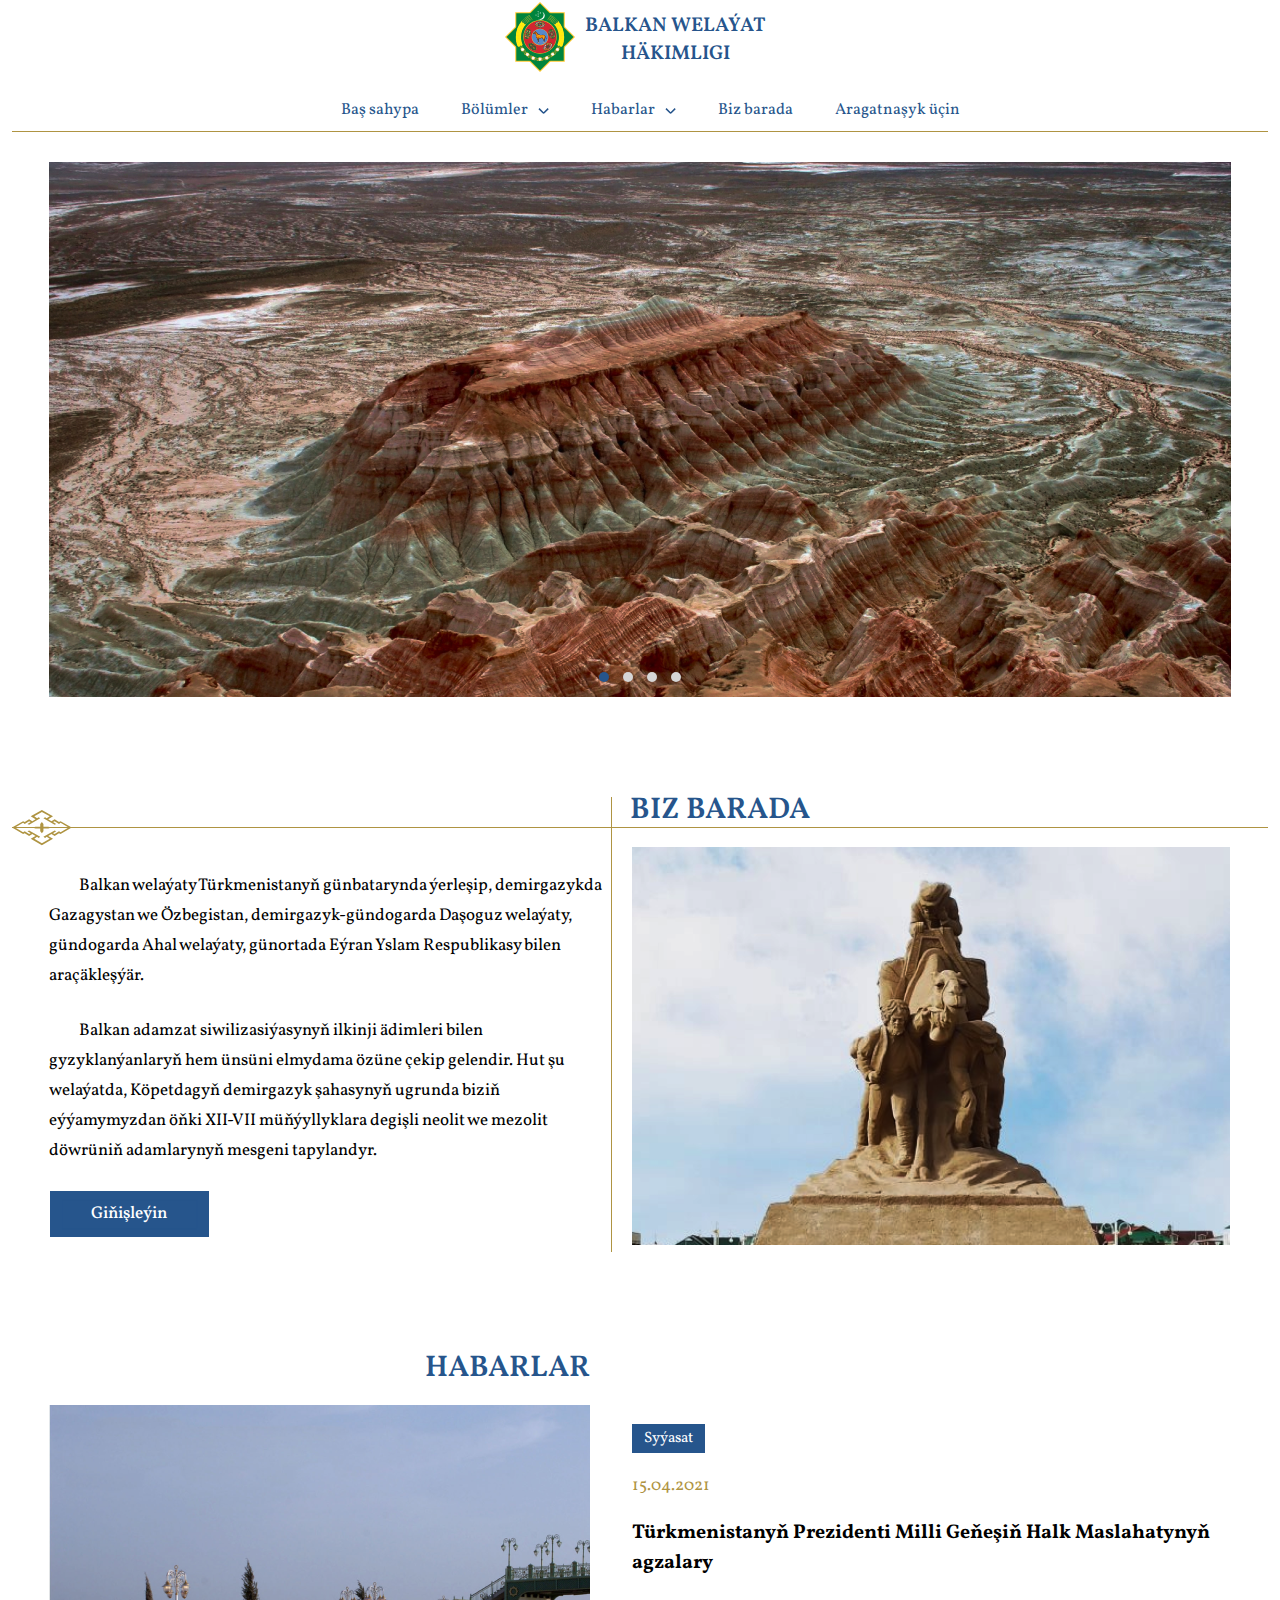
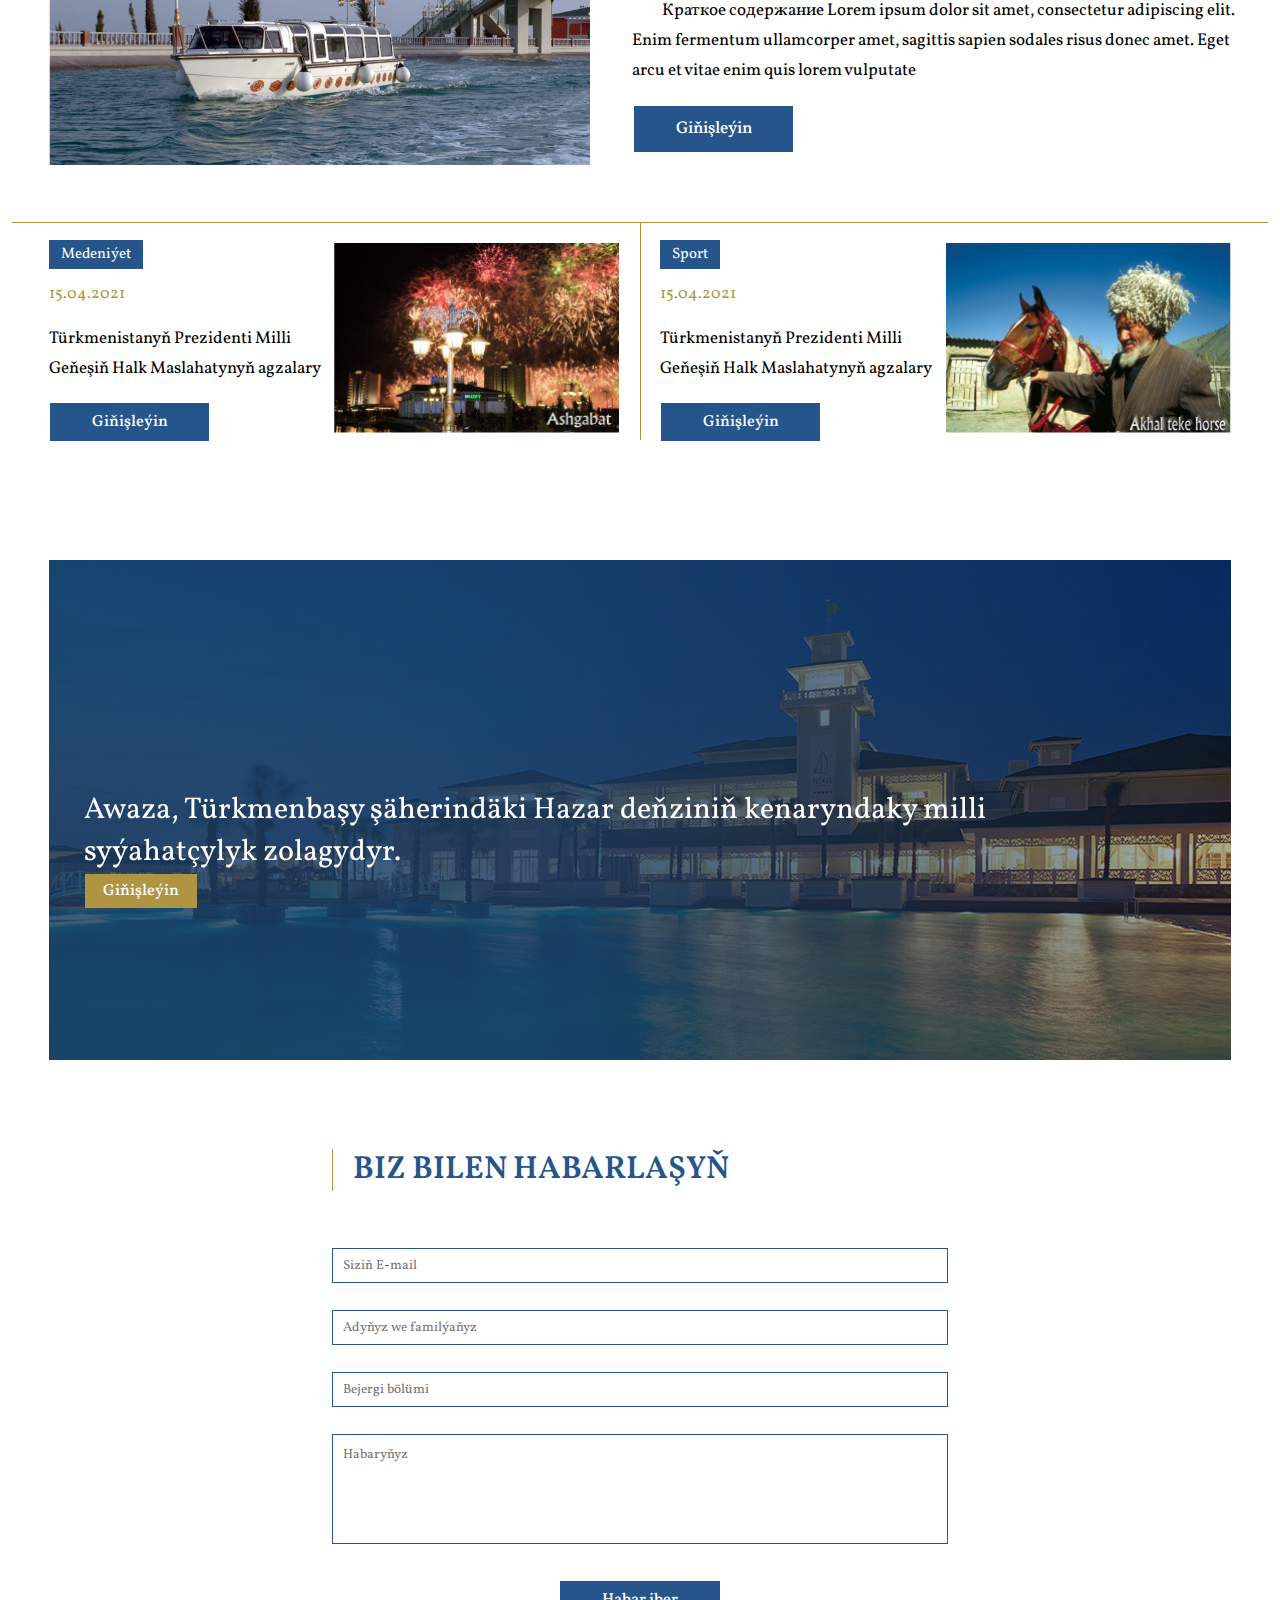
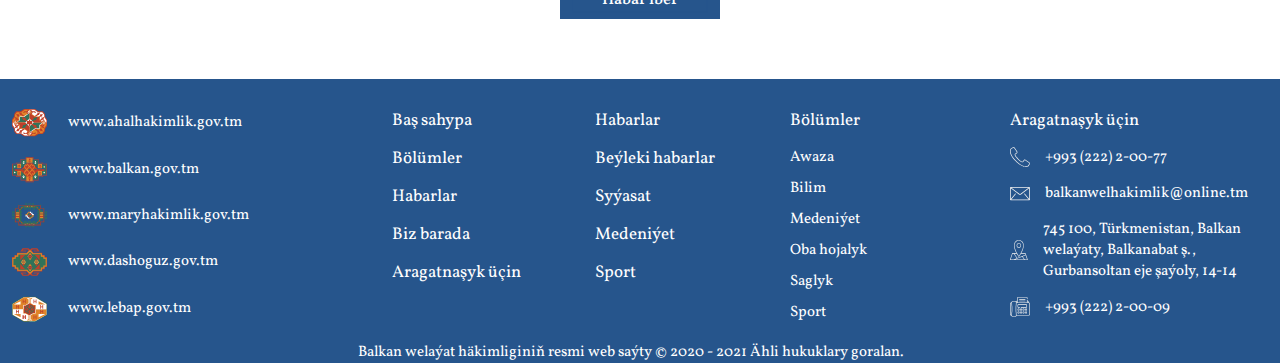
<file: index.html>
<!DOCTYPE html>
<html lang="en">
<head>
    <meta charset="UTF-8">
    <meta http-equiv="X-UA-Compatible" content="IE=edge">
    <meta name="viewport" content="width=device-width, initial-scale=1.0">
    <link rel="stylesheet" href="css/owl.carousel.min.css">
    <link rel="stylesheet" href="css/owl.theme.default.min.css">
    <link rel="stylesheet" href="css/style.css">
    <link rel="stylesheet" href="css/animate.css">
    <link rel="preconnect" href="https://fonts.gstatic.com">
    <link href="https://fonts.googleapis.com/css2?family=Vollkorn:wght@400;500;600;700;800&display=swap" rel="stylesheet">
    <title>Document</title>
</head>
<body id="top">
    <!-- Header -->
    <header>
        <div class="container">
            <div class="header">
                <div class="logo">
                    <a href="index.html"><img src="images/gerb 1.svg" alt="" class="logo-icon"></a>
                    <h1 class="logo-name">BALKAN WELAÝAT HÄKIMLIGI</h1>
                </div>
                <nav class="nav">
                    <ul class="menu">
                         <li ><a href="index.html" class="link link--dia">Baş sahypa</a></li>
                         <li class="first-menu-arrow menu-sections">Bölümler <img src="images/Vector 1.svg" alt="">
                            <ul>
                                <li><a href="awaza.html" class="link link--dia">Awaza</a></li>
                                <li><a href="bilim.html" class="link link--dia">Bilim</a></li>
                                <li><a href="medeniyet.html" class="link link--dia">Medeniýet</a></li>
                                <li><a href="oba-hojalyk.html" class="link link--dia">Oba hojalyk</a></li>
                                <li><a href="saglyk.html" class="link link--dia">Saglyk</a></li>
                                <li><a href="sport.html" class="link link--dia">Sport</a></li>
                            </ul>
                        </li>
                         <li class="menu-news">Habarlar <img src="images/Vector 1.svg" alt="">
                            <ul>
                                <li><a href="main_news.html" class="link link--dia">Beýleki habarlar</a></li>
                                <li><a href="toursim_news.html" class="link link--dia">Syýasat</a></li>
                                <li><a href="medeniyet_news.html" class="link link--dia">Medeniýet</a></li>
                                <li><a href="sport_news.html" class="link link--dia">Sport</a></li>

                            </ul>
                        </li>
                         <li class="moveit"><a href="about.html" class="link link--dia">Biz barada</a></li>
                         <li class=""><a href="feedback.html" class="link link--dia">Aragatnaşyk üçin</a></li>
                    </ul>
                </nav>
                <div class="burger_menu">
                    <a class="burger_menu-btn">
                        <span></span>
                    </a>
                </div>
                <div class="tab_menu">
                    <div class="clearfix"></div>
                    <nav class="burger_menu-list">
                        <div class="arrow_by_burger">
                            <h2>BALKAN WELAÝAT <br> HÄKIMLIGI</h2>
                            <div class="arrow-gold-hor-burger">
                                <img src="images/Group 20.svg" alt="" class="arrow_icon_burger">
                                <div class="arrow_band_burger"></div>
                            </div>
                        </div>
                        <ul class="main_burger_menu">
                            <li class="li"><a href="index.html" class="link link--dia">Baş sahypa</a></li>
                            <li class="li section_burger_btn">Bölümler <img src="images/gerbs/Vector 1.svg" alt="">
                                <ul class="section_burger_menu">
                                    <li><a href="awaza.html" class="link link--dia">Awaza</a></li>
                                    <li><a href="bilim.html" class="link link--dia">Bilim</a></li>
                                    <li><a href="medeniyet.html" class="link link--dia">Medeniýet</a></li>
                                    <li><a href="oba-hojalyk.html" class="link link--dia">Oba hojalyk</a></li>
                                    <li><a href="saglyk.html" class="link link--dia">Saglyk</a></li>
                                    <li><a href="sport.html" class="link link--dia">Sport</a></li>
                                </ul>
                            </li>
                            <li class="li news_burger_btn">Habarlar <img src="images/gerbs/Vector 1.svg" alt="">
                                <ul class="news_burger_menu">
                                    <li><a href="main_news.html" class="link link--dia">Beýleki habarlar</a></li>
                                    <li><a href="toursim_news.html" class="link link--dia">Syýasat</a></li>
                                    <li><a href="medeniyet_news.html" class="link link--dia">Medeniýet</a></li>
                                    <li><a href="sport_news.html" class="link link--dia">Sport</a></li>
                                </ul>
                            </li>
                            <li class="li"><a href="about.html" class="link link--dia">Biz barada</a></li>
                            <li class="li"><a href="feedback.html" class="link link--dia">Aragatnaşyk üçin</a></li>
                       </ul>
                    </nav>
                </div>
            </div>
        </div>
    </header>
    <!-- Banner -->
    <section>
        <div class="container">
            <div class="banner">
                <div class="owl-carousel owl-theme" id="owl1">
                    <img src="images/Rectangle 1.jpg" alt="" class="banner-image">
                    <img src="images/Rectangle 1.jpg" alt="" class="banner-image">
                    <img src="images/Rectangle 1.jpg" alt="" class="banner-image">
                    <img src="images/Rectangle 1.jpg" alt="" class="banner-image">
                </div>
            </div>
        </div>
    </section>
    <!-- head Text -->
    <div class="container">
        <div class="about_head_text">
            <h2>Biz barada</h2>
        </div>
    </div>
    <div class="clearfix"></div>
    <!-- Arrow -->
    <div class="container">
        <div class="test">
            <div class="arrow-gold-hor">
                <img src="images/Group 20.svg" alt="" class="arrow-icon wow fadeIn" data-wow-duration="1s" data-wow-delay="0.5s">
                <div class="arrow wow slideInLeft" data-wow-duration="3s" data-wow-delay="1s"></div>
            </div>
        </div>
    </div>
    <!-- About our -->
    <section>
        <div class="container">
            <div class="content">
                <div class="content-text">
                    <p>Balkan welaýaty Türkmenistanyň günbatarynda ýerleşip, demirgazykda Gazagystan we Özbegistan, demirgazyk-gündogarda Daşoguz welaýaty, gündogarda Ahal welaýaty, günortada Eýran Yslam Respublikasy bilen araçäkleşýär.</p>
                    <p>Balkan adamzat siwilizasiýasynyň ilkinji ädimleri bilen gyzyklanýanlaryň hem ünsüni elmydama özüne çekip gelendir. Hut şu welaýatda, Köpetdagyň demirgazyk şahasynyň ugrunda biziň eýýamymyzdan öňki XII-VII müňýyllyklara degişli neolit we mezolit döwrüniň adamlarynyň mesgeni tapylandyr.</p>
                    <div class="content__item">
                        <a href="#" class="button button--dione"><span>Giňişleýin</span></a>
                    </div>    
                </div>
                <div class="arrow-gold-ver wow slideInUp"   data-wow-duration="1s" data-wow-delay="0.3s"></div>
                <div class="content-banner">
                    <img src="images/Rectangle 37.png" alt="">
                </div>
            </div>
        </div>
    </section>
    <!-- head Text -->
    <div class="container">
        <div class="news_head_text">
            <h2>habarlar</h2>
        </div>
    </div>
    <div class="clearfix"></div>
    <!-- Arrow -->
    <div class="container">
        <div class="test">
            <div class="arrow-gold-hor">
                <img src="images/Group 20.svg" alt="" class="arrow-icon wow fadeIn" data-wow-duration="1s" data-wow-delay="0.5s">
                <div class="arrow wow slideInLeft" data-wow-duration="3s" data-wow-delay="1s"></div>
            </div>
        </div>
    </div>
    <!-- News -->
    <section>
        <div class="container">
            <div class="content-2">
                <div class="content-banner-2">
                    <img src="images/Rectangle 3.png" alt="">
                </div>
                <div class="arrow-gold-ver wow fadeInUp"   data-wow-duration="1s" data-wow-delay="0.3s"></div>
                <div class="content-text-2">
                    <p><span class="content-name">Syýasat</span></p>
                    <span class="content-data">15.04.2021</span>
                    <h3>Türkmenistanyň Prezidenti Milli Geňeşiň Halk Maslahatynyň agzalary 
                    </h3>
                    <p class="content-text-2-p">Краткое содержание Lorem ipsum dolor sit amet, consectetur adipiscing elit. Enim fermentum ullamcorper amet, sagittis sapien sodales risus donec amet. Eget arcu et vitae enim quis lorem vulputate</p>
                    <div class="content__item-2">
                        <a href="#" class="button button--dione"><span>Giňişleýin</span></a>
                    </div>    
                </div>
            </div>
        </div>
    </section>
    <!-- Blog -->
    <section>
        <div class="container">
            <div class="border-top"></div>
            <div class="blog">
                <div class="blog-item">
                    <div class="blog-body">
                        <p><span class="content-name">Medeniýet</span></p>
                        <span class="content-data">15.04.2021</span>
                        <h5>Türkmenistanyň Prezidenti Milli Geňeşiň Halk Maslahatynyň agzalary 
                        </h5>
                        <div class="content__item">
                            <a href="#" class="button button--dione"><span>Giňişleýin</span></a>
                        </div>
                    </div>
                    <div class="blog-banner">
                        <img src="images/Rectangle 4.png" alt="">
                    </div>
                </div>
                <div class="border-middle"></div>
                <div class="blog-item">
                    <div class="blog-body">
                        <p><span class="content-name">Sport</span></p>
                        <span class="content-data">15.04.2021</span>
                        <h5>Türkmenistanyň Prezidenti Milli Geňeşiň Halk Maslahatynyň agzalary 
                        </h5>
                        <div class="content__item">
                            <a href="#" class="button button--dione"><span>Giňişleýin</span></a>
                        </div>
                    </div>
                    <div class="blog-banner">
                        <img src="images/Rectangle 14.png" alt="">
                    </div>
                </div>
            </div>

        </div>
    </section>
    <!-- Arrow -->
    <div class="container">
        <div class="test">
            <div class="arrow-gold-hor">
                <img src="images/Group 20.svg" alt="" class="arrow-icon wow fadeIn" data-wow-duration="1s" data-wow-delay="0.5s">
                <div class="arrow wow slideInLeft" data-wow-duration="3s" data-wow-delay="1s"></div>
            </div>
        </div>
    </div>
    <!-- Footer Banner -->
    <section>
        <div class="container">
            <div class="banner">
                <div class="owl-carousel" id="owl2">
                    <div class="slide">
                        <img src="images/home/slyde2/awaza slyde 2-1.jpg" alt="" class="owl2-banner">
                        <div class="owl2-body">
                            <h3>Awaza, Türkmenbaşy şäherindäki Hazar deňziniň kenaryndaky milli syýahatçylyk zolagydyr.</h3>
                            <div class="content__item-fb">
                                <a href="awaza.html" class="button-brown button--dione-brown"><span>Giňişleýin</span></a>
                            </div>
                        </div>
                    </div>
                    <div class="slide">
                        <img src="images/home/slyde2/sport slyde 2-2.jpg" alt="" class="owl2-banner">
                        <div class="owl2-body">
                            <h3>Häzirki wagtda 20 sany sport mekdepleri we 6 sany sport desagalary hereket edýär. Welaýat boýunça jemi sportuň 30-a golaý görnüşi boýunça türgenleşik işleri alnyp barylýar.</h3>
                            <div class="content__item-fb">
                                <a href="sport.html" class="button-brown button--dione-brown"><span>Giňişleýin</span></a>
                            </div>
                        </div>
                    </div>
                    <div class="slide">
                        <img src="images/home/slyde2/saglyk slyde 2-3.jpg" alt="" class="owl2-banner">
                        <div class="owl2-body">
                            <h3>Gahryman Arkadagymyzyň baştutanlygynda ýurdumyzda ähli ulgamlar bilen bir hatarda saglygy goraýyş ulgamy hem uly ösüşlere beslenýär.</h3>
                            <div class="content__item-fb">
                                <a href="saglyk.html" class="button-brown button--dione-brown"><span>Giňişleýin</span></a>
                            </div>
                        </div>
                    </div>
                    <div class="slide">
                        <img src="images/home/slyde2/oba slyde 2-4.jpg" alt="" class="owl2-banner">
                        <div class="owl2-body">
                            <h3>Gahryman Arkadagymyzyň ýurdumyzyň ykdysadyýetiniň esasy ugurlarynyň biri bolan oba hojalyk pudagyny hemmetaraplaýyn ösdürmek boýunça öňde goýan wezipelerine laýyklykda Balkan welaýatynda hem uly işler alnyp barylýar.
                            </h3>
                            <div class="content__item-fb">
                                <a href="oba-hojalyk.html" class="button-brown button--dione-brown"><span>Giňişleýin</span></a>
                            </div>
                        </div>
                    </div>
                    <div class="slide">
                        <img src="images/home/slyde2/bilim slyde 2-5.jpg" alt="" class="owl2-banner">
                        <div class="owl2-body">
                            <h3> Häzirki wagtda  welaýat boýunça 162 sany umumy bilim berýän orta mekdep, 167 sany mekdebe çenli çagalar edaralary  öýi hereket edýär.
                            </h3>
                            <div class="content__item-fb">
                                <a href="bilim.html" class="button-brown button--dione-brown"><span>Giňişleýin</span></a>
                            </div>
                        </div>
                    </div>
                    <div class="slide">
                        <img src="images/home/slyde2/medeniyet slyde 2-6.jpg" alt="" class="owl2-banner">
                        <div class="owl2-body">
                            <h3>Hormatly  Prezidentimiziň gol çeken Karary esasynda Balkanabat şäherinde umumy meýdany 8 100 inedördül metr bolan welaýat Taryhy we ülkäni öwreniş muzeýiniň binasy gurlup</h3>
                            <div class="content__item-fb">
                                <a href="medeniyet.html" class="button-brown button--dione-brown"><span>Giňişleýin</span></a>
                            </div>
                        </div>
                    </div>
                </div>
            </div>
        </div>
    </section>
    <!-- Forms to contact -->
    <div class="container">
        <div class="form-head">
            <h3>Biz bilen habarlaşyň</h3>
        </div>
    </div>
    <!-- Arrow into forms -->
    <div class="container">
        <div class="test">
            <div class="arrow-gold-hor">
                <img src="images/Group 20.svg" alt="" class="arrow-icon wow fadeIn" data-wow-duration="1s" data-wow-delay="0.5s">
                <div class="arrow wow slideInLeft" data-wow-duration="3s" data-wow-delay="1s"></div>
            </div>
        </div>
    </div>
    <!-- Forms -->
    <section>
        <div class="form-head">
            <form action="" class="forms">
                <input type="text" placeholder="Siziň E-mail" name="" id="">
                <input type="text" placeholder="Adyňyz we familýaňyz" name="" id="">
                <input type="text" placeholder="Bejergi bölümi" name="" id="">
                <textarea class="form-textarea" placeholder="Habaryňyz" name="" id="" cols="30" rows="10"></textarea>
                <div class="content__item-3">
                    <button type="submit" class="button button--dione"><span>Habar iber</span></button>
                </div>
            </form>
        </div>
    </section>
    <!-- Footer -->
    <footer>
        <div class="container">
            <div class="footer">
                <div class="first-col">
                    <p><img src="images/Group 22.svg" alt=""><a href="http://ahalhakimlik.gov.tm">www.ahalhakimlik.gov.tm</a></p>
                    <p><img src="images/Group 23.svg" alt=""><a href="http://balkan.gov.tm">www.balkan.gov.tm</a></p>
                    <p><img src="images/Group 24.svg" alt=""><a href="http://maryhakimlik.gov.tm">www.maryhakimlik.gov.tm</a></p>
                    <p><img src="images/Group 25.svg" alt=""><a href="http://dashoguz.gov.tm">www.dashoguz.gov.tm</a></p>
                    <p><img src="images/Group 26.svg" alt=""><a href="http://lebap.gov.tm">www.lebap.gov.tm</a></p>
                </div>
                <div class="upper-col">
                    <div class="second-col">
                        <a href="index.html"><h6>Baş sahypa</h6></a>
                        <a href="#">Bölümler</a>
                        <a href="#">Habarlar</a>
                        <a href="about.html">Biz barada</a>
                        <a href="feedback.html">Aragatnaşyk üçin</a>
                    </div>
                    <div class="third-col">
                        <h6>Habarlar</h6>
                        <a href="main_news.html">Beýleki habarlar</a>
                        <a href="toursim_news.html">Syýasat</a>
                        <a href="medeniyet_news.html">Medeniýet</a>
                        <a href="sport_news.html">Sport</a>
                    </div>
                    <div class="fourth-col">
                        <h6>Bölümler</h6>
                        <a href="awaza.html">Awaza</a>
                        <a href="bilim.html">Bilim</a>
                        <a href="medeniyet.html">Medeniýet</a>
                        <a href="oba-hojalyk.html">Oba hojalyk</a>
                        <a href="saglyk.html">Saglyk</a>
                        <a href="sport.html">Sport</a>
                    </div>
                </div>
                <div class="fifth-col">
                    <h6>Aragatnaşyk üçin</h6>
                    <p><img src="images/Vector.svg" alt=""><a href="tel:+99322220077">+993 (222) 2-00-77</a></p>
                    <p><img src="images/Group.svg" alt=""><a href="mailto:balkanwelhakimlik@online.tm">balkanwelhakimlik@online.tm</a></p>
                    <p><img src="images/Group (1).svg" alt="">745 100, Türkmenistan, Balkan welaýaty, Balkanabat ş., Gurbansoltan eje şaýoly, 14-14</p>
                    <p><img src="images/Group (2).svg" alt="">+993 (222) 2-00-09</p>
                </div>
            </div>
            <div class="footer-bottom">
                <p>Balkan welaýat häkimliginiň resmi web saýty © 2020 - 2021 Ähli hukuklary goralan.</p>
            </div>
        </div>
    </footer>
    <div id="fixed-button"><a href="#top"><img src="images/Group 125.svg" alt=""></a></div>
    
    <script src="js/jquery.js"></script>
    <script src="js/owl.carousel.min.js"></script>
    <script src="js/wow.min.js"></script>
	<script>new WOW().init();</script>
    <script src="js/script.js"></script>
</body>
</html>
</file>
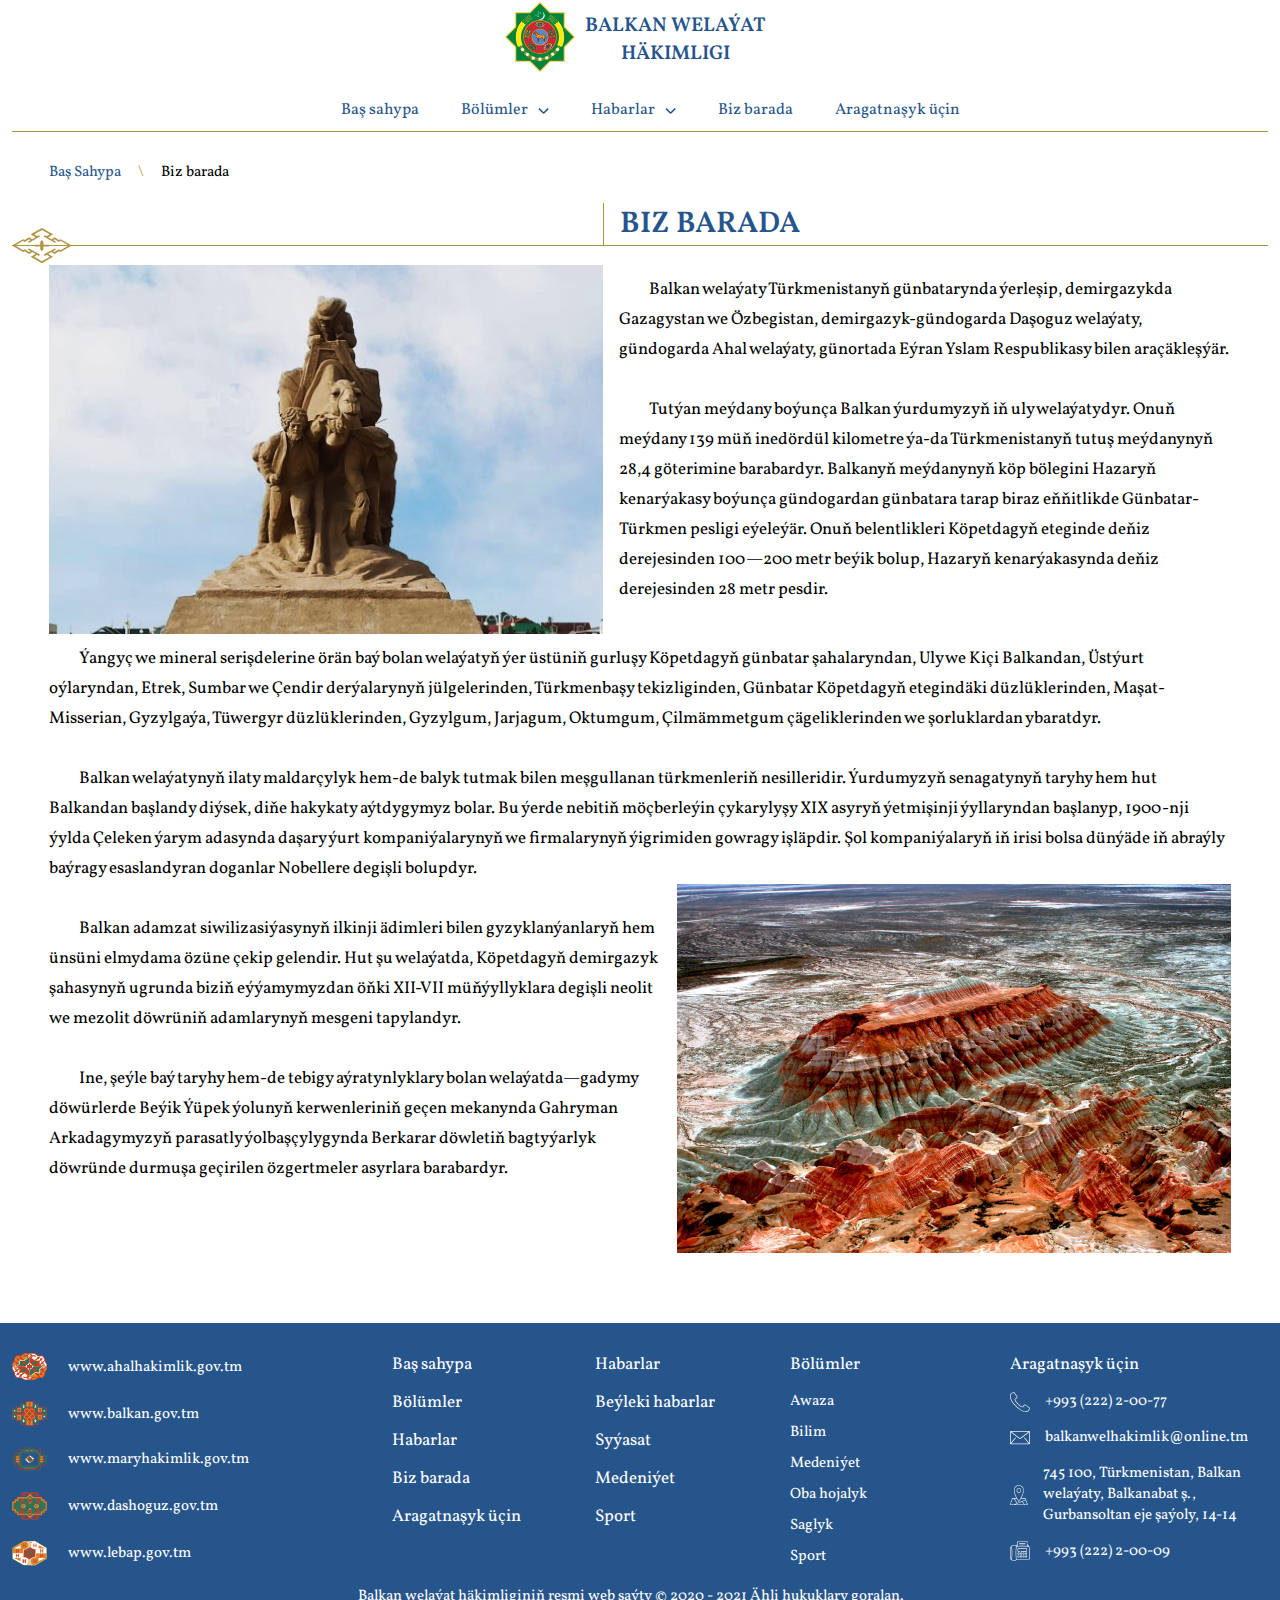
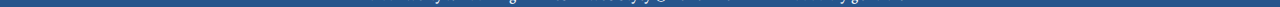
<file: about.html>
<!DOCTYPE html>
<html lang="en">
<head>
    <meta charset="UTF-8">
    <meta http-equiv="X-UA-Compatible" content="IE=edge">
    <meta name="viewport" content="width=device-width, initial-scale=1.0">
    <link rel="stylesheet" href="css/owl.carousel.min.css">
    <link rel="stylesheet" href="css/owl.theme.default.min.css">
    <link rel="stylesheet" href="css/main.css">
    <link rel="stylesheet" href="css/animate.css">
    <link rel="preconnect" href="https://fonts.gstatic.com">
    <link href="https://fonts.googleapis.com/css2?family=Vollkorn:wght@400;500;600;700;800&display=swap" rel="stylesheet">
    <title>Document</title>
</head>
<body id="top">
    <!-- Header -->
    <header>
        <div class="container">
            <div class="header">
                <div class="logo">
                    <a href="index.html"><img src="images/gerb 1.svg" alt="" class="logo-icon"></a>
                    <h1 class="logo-name">BALKAN WELAÝAT HÄKIMLIGI</h1>
                </div>
                <nav class="nav">
                    <ul class="menu">
                         <li ><a href="index.html" class="link link--dia">Baş sahypa</a></li>
                         <li class="first-menu-arrow menu-sections">Bölümler <img src="images/Vector 1.svg" alt="">
                            <ul>
                                <li><a href="awaza.html" class="link link--dia">Awaza</a></li>
                                <li><a href="bilim.html" class="link link--dia">Bilim</a></li>
                                <li><a href="medeniyet.html" class="link link--dia">Medeniýet</a></li>
                                <li><a href="oba-hojalyk.html" class="link link--dia">Oba hojalyk</a></li>
                                <li><a href="saglyk.html" class="link link--dia">Saglyk</a></li>
                                <li><a href="sport.html" class="link link--dia">Sport</a></li>
                            </ul>
                        </li>
                         <li class="menu-news">Habarlar <img src="images/Vector 1.svg" alt="">
                            <ul>
                                <li><a href="main_news.html" class="link link--dia">Beýleki habarlar</a></li>
                                <li><a href="toursim_news.html" class="link link--dia">Syýasat</a></li>
                                <li><a href="medeniyet_news.html" class="link link--dia">Medeniýet</a></li>
                                <li><a href="sport_news.html" class="link link--dia">Sport</a></li>

                            </ul>
                        </li>
                         <li class="moveit"><a href="about.html" class="link link--dia">Biz barada</a></li>
                         <li class=""><a href="feedback.html" class="link link--dia">Aragatnaşyk üçin</a></li>
                    </ul>
                </nav>
                <div class="burger_menu">
                    <a class="burger_menu-btn">
                        <span></span>
                    </a>
                </div>
                <div class="tab_menu">
                    <div class="clearfix"></div>
                    <nav class="burger_menu-list">
                        <div class="arrow_by_burger">
                            <h2>BALKAN WELAÝAT <br> HÄKIMLIGI</h2>
                            <div class="arrow-gold-hor-burger">
                                <img src="images/Group 20.svg" alt="" class="arrow_icon_burger">
                                <div class="arrow_band_burger"></div>
                            </div>
                        </div>
                        <ul class="main_burger_menu">
                            <li class="li"><a href="index.html" class="link link--dia">Baş sahypa</a></li>
                            <li class="li section_burger_btn">Bölümler <img src="images/gerbs/Vector 1.svg" alt="">
                                <ul class="section_burger_menu">
                                    <li><a href="awaza.html" class="link link--dia">Awaza</a></li>
                                    <li><a href="bilim.html" class="link link--dia">Bilim</a></li>
                                    <li><a href="medeniyet.html" class="link link--dia">Medeniýet</a></li>
                                    <li><a href="oba-hojalyk.html" class="link link--dia">Oba hojalyk</a></li>
                                    <li><a href="saglyk.html" class="link link--dia">Saglyk</a></li>
                                    <li><a href="sport.html" class="link link--dia">Sport</a></li>
                                </ul>
                            </li>
                            <li class="li news_burger_btn">Habarlar <img src="images/gerbs/Vector 1.svg" alt="">
                                <ul class="news_burger_menu">
                                    <li><a href="main_news.html" class="link link--dia">Beýleki habarlar</a></li>
                                    <li><a href="toursim_news.html" class="link link--dia">Syýasat</a></li>
                                    <li><a href="medeniyet_news.html" class="link link--dia">Medeniýet</a></li>
                                    <li><a href="sport_news.html" class="link link--dia">Sport</a></li>
                                </ul>
                            </li>
                            <li class="li"><a href="about.html" class="link link--dia">Biz barada</a></li>
                            <li class="li"><a href="feedback.html" class="link link--dia">Aragatnaşyk üçin</a></li>
                       </ul>
                    </nav>
                </div>
            </div>
        </div>
    </header>
    <div class="container_2">
        <div class="navigate">
            <a href="index.html"><span class="navigate_road">Baş Sahypa</span></a>
            <span class="navigate_icon">\</span>
            <span>Biz barada</span>
        </div>
    </div>
    <div class="container_2">
        <h2 class="about_banner">Biz barada</h2>
    </div>
    <div class="container">
        <div class="test">
            <div class="arrow-gold-hor">
                <img src="images/Group 20.svg" alt="" class="arrow-icon wow fadeIn" data-wow-duration="1s" data-wow-delay="0.5s">
                <div class="arrow wow slideInLeft" data-wow-duration="3s" data-wow-delay="1s"></div>
            </div>
        </div>
    </div>
    <div class="container_2">
        <div class="first_block_about">
            <img src="images/about_banner.png" alt="">
            <div class="p_about">
                <p>Balkan welaýaty Türkmenistanyň günbatarynda ýerleşip, demirgazykda Gazagystan we Özbegistan, demirgazyk-gündogarda Daşoguz welaýaty, gündogarda Ahal welaýaty, günortada Eýran Yslam Respublikasy bilen araçäkleşýär.</p>
                <br>    
                <p>Tutýan meýdany boýunça Balkan ýurdumyzyň iň uly welaýatydyr. Onuň meýdany 139 müň inedördül kilometre ýa-da Türkmenistanyň tutuş meýdanynyň 28,4 göterimine barabardyr. Balkanyň meýdanynyň köp bölegini Hazaryň kenarýakasy boýunça gündogardan günbatara tarap biraz eňňitlikde Günbatar-Türkmen pesligi eýeleýär. Onuň belentlikleri Köpetdagyň eteginde deňiz derejesinden 100—200 metr beýik bolup, Hazaryň kenarýakasynda deňiz derejesinden 28 metr pesdir.</p>                    
                <br>
            </div>
        </div>
        <div class="second_block_about clearfix">
            <p>Ýangyç we mineral serişdelerine örän baý bolan welaýatyň ýer üstüniň gurluşy Köpetdagyň günbatar şahalaryndan, Uly we Kiçi Balkandan, Üstýurt oýlaryndan, Etrek, Sumbar we Çendir derýalarynyň jülgelerinden, Türkmenbaşy tekizliginden, Günbatar Köpetdagyň etegindäki düzlüklerinden, Maşat-Misserian, Gyzylgaýa, Tüwergyr düzlüklerinden, Gyzylgum, Jarjagum, Oktumgum, Çilmämmetgum çägeliklerinden we şorluklardan ybaratdyr. </p>
            <br>
            <p> Balkan welaýatynyň ilaty maldarçylyk hem-de balyk tutmak bilen meşgullanan türkmenleriň nesilleridir. Ýurdumyzyň senagatynyň taryhy hem hut Balkandan başlandy diýsek, diňe hakykaty aýtdygymyz bolar. Bu ýerde nebitiň möçberleýin çykarylyşy XIX asyryň ýetmişinji ýyllaryndan başlanyp, 1900-nji ýylda Çeleken ýarym adasynda daşary ýurt kompaniýalarynyň we firmalarynyň ýigrimiden gowragy işläpdir. Şol kompaniýalaryň iň irisi bolsa dünýäde iň abraýly baýragy esaslandyran doganlar Nobellere degişli bolupdyr.</p>
        </div>
        <div class="third_block_about">
            <img src="images/about_banner_2.png" alt="">
            <div class="third_about_text">
                <br>
                <p>Balkan adamzat siwilizasiýasynyň ilkinji ädimleri bilen gyzyklanýanlaryň hem ünsüni elmydama özüne çekip gelendir. Hut şu welaýatda, Köpetdagyň demirgazyk şahasynyň ugrunda biziň eýýamymyzdan öňki XII-VII müňýyllyklara degişli neolit we mezolit döwrüniň adamlarynyň mesgeni tapylandyr.</p>
                <br>
                <p>Ine, şeýle baý taryhy hem-de tebigy aýratynlyklary bolan welaýatda—gadymy döwürlerde Beýik Ýüpek ýolunyň kerwenleriniň geçen mekanynda Gahryman Arkadagymyzyň parasatly ýolbaşçylygynda Berkarar döwletiň bagtyýarlyk döwründe durmuşa geçirilen özgertmeler asyrlara barabardyr.</p>
            </div>
        </div>
        <div class="clearfix"></div>
    </div>
    <!-- Footer -->
    <footer>
        <div class="container">
            <div class="footer">
                <div class="first-col">
                    <p><img src="images/Group 22.svg" alt=""><a href="http://ahalhakimlik.gov.tm">www.ahalhakimlik.gov.tm</a></p>
                    <p><img src="images/Group 23.svg" alt=""><a href="http://balkan.gov.tm">www.balkan.gov.tm</a></p>
                    <p><img src="images/Group 24.svg" alt=""><a href="http://maryhakimlik.gov.tm">www.maryhakimlik.gov.tm</a></p>
                    <p><img src="images/Group 25.svg" alt=""><a href="http://dashoguz.gov.tm">www.dashoguz.gov.tm</a></p>
                    <p><img src="images/Group 26.svg" alt=""><a href="http://lebap.gov.tm">www.lebap.gov.tm</a></p>
                </div>
                <div class="upper-col">
                    <div class="second-col">
                        <a href="index.html"><h6>Baş sahypa</h6></a>
                        <a href="#">Bölümler</a>
                        <a href="#">Habarlar</a>
                        <a href="about.html">Biz barada</a>
                        <a href="feedback.html">Aragatnaşyk üçin</a>
                    </div>
                    <div class="third-col">
                        <h6>Habarlar</h6>
                        <a href="main_news.html">Beýleki habarlar</a>
                        <a href="toursim_news.html">Syýasat</a>
                        <a href="medeniyet_news.html">Medeniýet</a>
                        <a href="sport_news.html">Sport</a>
                    </div>
                    <div class="fourth-col">
                        <h6>Bölümler</h6>
                        <a href="awaza.html">Awaza</a>
                        <a href="bilim.html">Bilim</a>
                        <a href="medeniyet.html">Medeniýet</a>
                        <a href="oba-hojalyk.html">Oba hojalyk</a>
                        <a href="saglyk.html">Saglyk</a>
                        <a href="sport.html">Sport</a>
                    </div>
                </div>
                <div class="fifth-col">
                    <h6>Aragatnaşyk üçin</h6>
                    <p><img src="images/Vector.svg" alt=""><a href="tel:+99322220077">+993 (222) 2-00-77</a></p>
                    <p><img src="images/Group.svg" alt=""><a href="mailto:balkanwelhakimlik@online.tm">balkanwelhakimlik@online.tm</a></p>
                    <p><img src="images/Group (1).svg" alt="">745 100, Türkmenistan, Balkan welaýaty, Balkanabat ş., Gurbansoltan eje şaýoly, 14-14</p>
                    <p><img src="images/Group (2).svg" alt="">+993 (222) 2-00-09</p>
                </div>
            </div>
            <div class="footer-bottom">
                <p>Balkan welaýat häkimliginiň resmi web saýty © 2020 - 2021 Ähli hukuklary goralan.</p>
            </div>
        </div>
    </footer>
    <div id="fixed-button"><a href="#top"><img src="images/Group 125.svg" alt=""></a></div>
    
    <script src="js/jquery.js"></script>
    <script src="js/owl.carousel.min.js"></script>
    <script src="js/wow.min.js"></script>
	<script>new WOW().init();</script>
    <script src="js/script.js"></script>
</body>
</html>
</file>
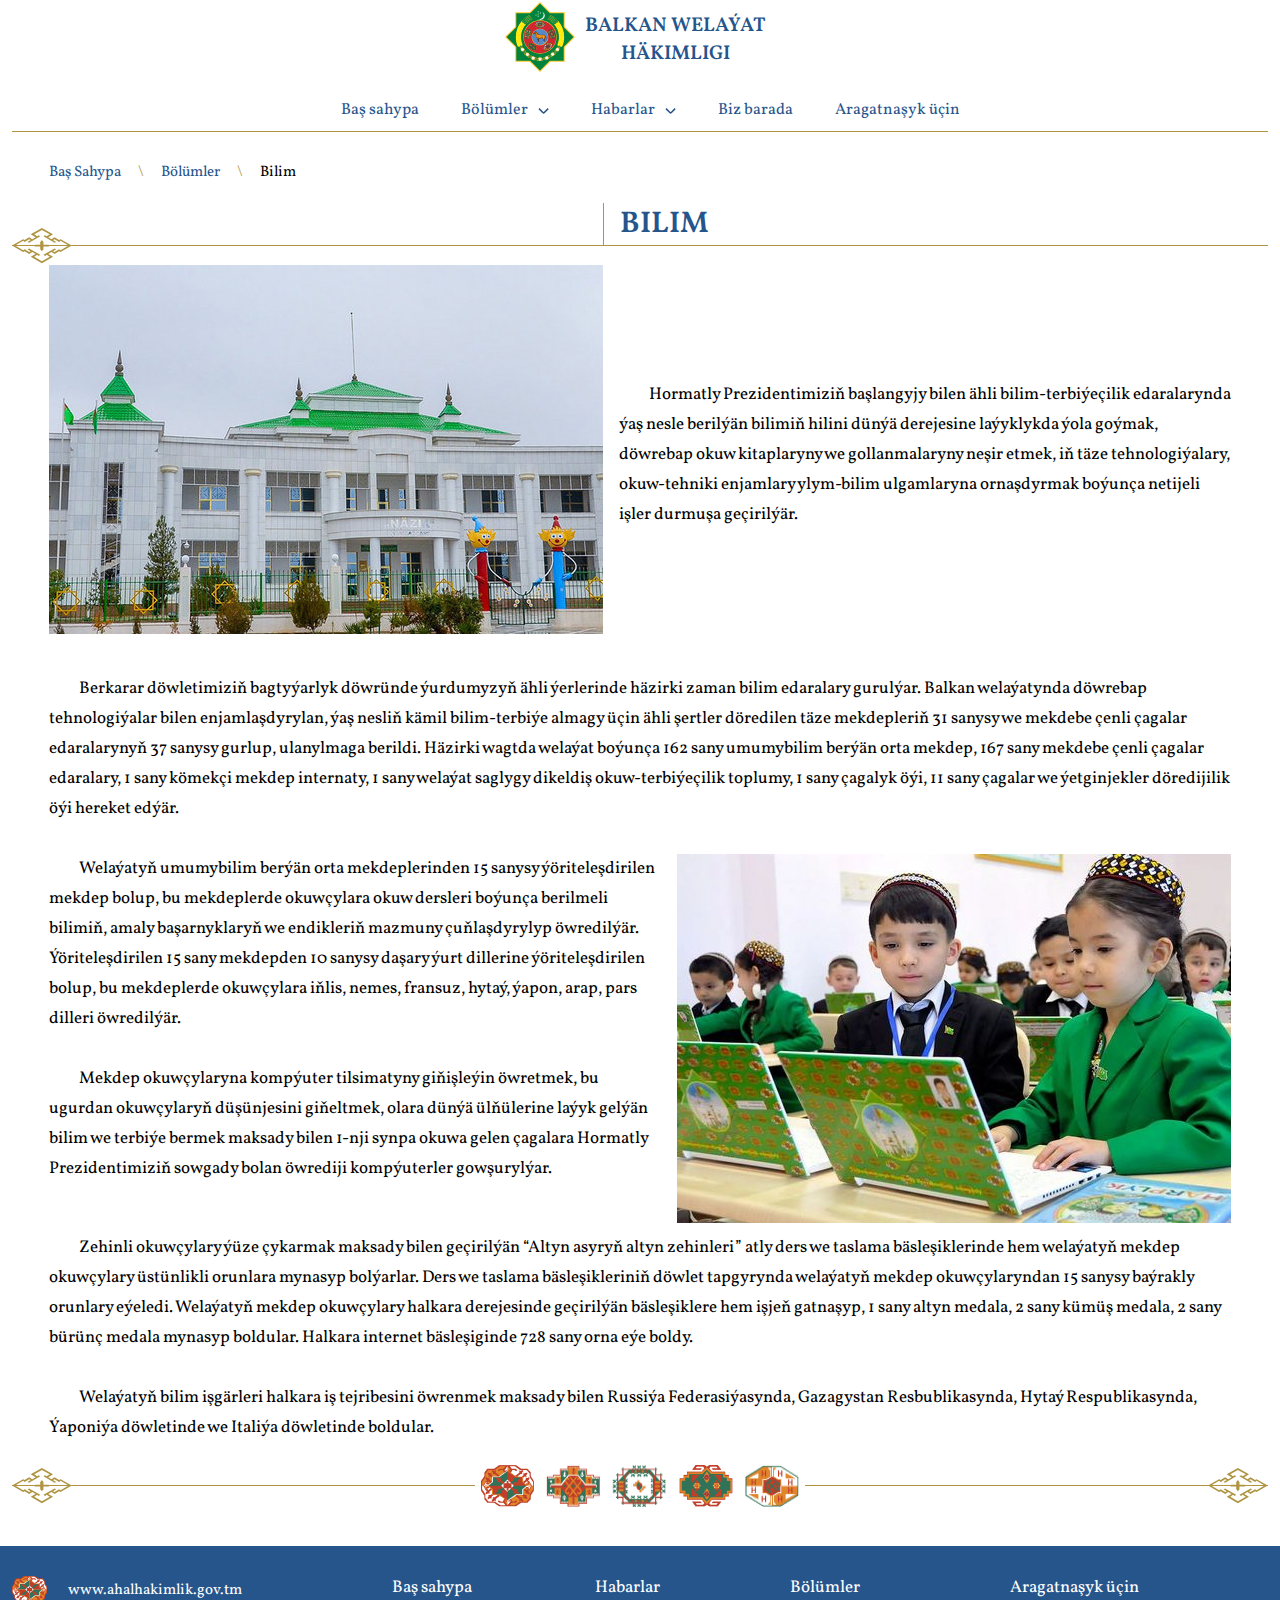
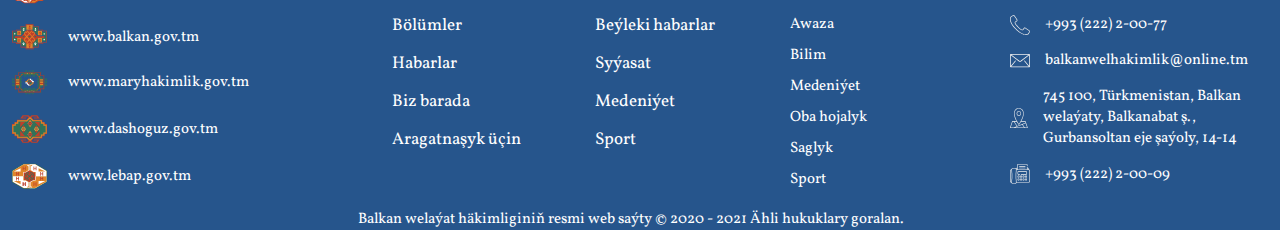
<file: bilim.html>
<!DOCTYPE html>
<html lang="en">
<head>
    <meta charset="UTF-8">
    <meta http-equiv="X-UA-Compatible" content="IE=edge">
    <meta name="viewport" content="width=device-width, initial-scale=1.0">
    <link rel="stylesheet" href="css/owl.carousel.min.css">
    <link rel="stylesheet" href="css/owl.theme.default.min.css">
    <link rel="stylesheet" href="css/main.css">
    <link rel="stylesheet" href="css/animate.css">
    <link rel="preconnect" href="https://fonts.gstatic.com">
    <link href="https://fonts.googleapis.com/css2?family=Vollkorn:wght@400;500;600;700;800&display=swap" rel="stylesheet">
    <title>Document</title>
</head>
<body id="top">
    <!-- Header -->
    <header>
        <div class="container">
            <div class="header">
                <div class="logo">
                    <a href="index.html"><img src="images/gerb 1.svg" alt="" class="logo-icon"></a>
                    <h1 class="logo-name">BALKAN WELAÝAT HÄKIMLIGI</h1>
                </div>
                <nav class="nav">
                    <ul class="menu">
                         <li ><a href="index.html" class="link link--dia">Baş sahypa</a></li>
                         <li class="first-menu-arrow menu-sections">Bölümler <img src="images/Vector 1.svg" alt="">
                            <ul>
                                <li><a href="awaza.html" class="link link--dia">Awaza</a></li>
                                <li><a href="bilim.html" class="link link--dia">Bilim</a></li>
                                <li><a href="medeniyet.html" class="link link--dia">Medeniýet</a></li>
                                <li><a href="oba-hojalyk.html" class="link link--dia">Oba hojalyk</a></li>
                                <li><a href="saglyk.html" class="link link--dia">Saglyk</a></li>
                                <li><a href="sport.html" class="link link--dia">Sport</a></li>
                            </ul>
                        </li>
                         <li class="menu-news">Habarlar <img src="images/Vector 1.svg" alt="">
                            <ul>
                                <li><a href="main_news.html" class="link link--dia">Beýleki habarlar</a></li>
                                <li><a href="toursim_news.html" class="link link--dia">Syýasat</a></li>
                                <li><a href="medeniyet_news.html" class="link link--dia">Medeniýet</a></li>
                                <li><a href="sport_news.html" class="link link--dia">Sport</a></li>

                            </ul>
                        </li>
                         <li class="moveit"><a href="about.html" class="link link--dia">Biz barada</a></li>
                         <li class=""><a href="feedback.html" class="link link--dia">Aragatnaşyk üçin</a></li>
                    </ul>
                </nav>
                <div class="burger_menu">
                    <a class="burger_menu-btn">
                        <span></span>
                    </a>
                </div>
                <div class="tab_menu">
                    <div class="clearfix"></div>
                    <nav class="burger_menu-list">
                        <div class="arrow_by_burger">
                            <h2>BALKAN WELAÝAT <br> HÄKIMLIGI</h2>
                            <div class="arrow-gold-hor-burger">
                                <img src="images/Group 20.svg" alt="" class="arrow_icon_burger">
                                <div class="arrow_band_burger"></div>
                            </div>
                        </div>
                        <ul class="main_burger_menu">
                            <li class="li"><a href="index.html" class="link link--dia">Baş sahypa</a></li>
                            <li class="li section_burger_btn">Bölümler <img src="images/gerbs/Vector 1.svg" alt="">
                                <ul class="section_burger_menu">
                                    <li><a href="awaza.html" class="link link--dia">Awaza</a></li>
                                    <li><a href="bilim.html" class="link link--dia">Bilim</a></li>
                                    <li><a href="medeniyet.html" class="link link--dia">Medeniýet</a></li>
                                    <li><a href="oba-hojalyk.html" class="link link--dia">Oba hojalyk</a></li>
                                    <li><a href="saglyk.html" class="link link--dia">Saglyk</a></li>
                                    <li><a href="sport.html" class="link link--dia">Sport</a></li>
                                </ul>
                            </li>
                            <li class="li news_burger_btn">Habarlar <img src="images/gerbs/Vector 1.svg" alt="">
                                <ul class="news_burger_menu">
                                    <li><a href="main_news.html" class="link link--dia">Beýleki habarlar</a></li>
                                    <li><a href="toursim_news.html" class="link link--dia">Syýasat</a></li>
                                    <li><a href="medeniyet_news.html" class="link link--dia">Medeniýet</a></li>
                                    <li><a href="sport_news.html" class="link link--dia">Sport</a></li>
                                </ul>
                            </li>
                            <li class="li"><a href="about.html" class="link link--dia">Biz barada</a></li>
                            <li class="li"><a href="feedback.html" class="link link--dia">Aragatnaşyk üçin</a></li>
                       </ul>
                    </nav>
                </div>
            </div>
        </div>
    </header>
    <div class="container_2">
        <div class="navigate">
            <a href="index.html"><span class="navigate_road">Baş Sahypa</span></a>
            <span class="navigate_icon">\</span>
            <span class="navigate_road">Bölümler</span>
            <span class="navigate_icon">\</span>
            <span>Bilim</span>
        </div>
    </div>
    <div class="container_2">
        <h2 class="about_banner">Bilim</h2>
    </div>
    <div class="container">
        <div class="test">
            <div class="arrow-gold-hor">
                <img src="images/Group 20.svg" alt="" class="arrow-icon wow fadeIn" data-wow-duration="1s" data-wow-delay="0.5s">
                <div class="arrow wow slideInLeft" data-wow-duration="3s" data-wow-delay="1s"></div>
            </div>
        </div>
    </div>
    <div class="container_2">
        <div class="first_block_about">
            <img src="images/bilim/bilim-1.jpg" alt="">
            <div class="p_about">
                <p> Hormatly Prezidentimiziň başlangyjy bilen ähli bilim-terbiýeçilik edaralarynda ýaş nesle berilýän bilimiň hilini dünýä derejesine laýyklykda ýola goýmak, döwrebap okuw kitaplaryny we gollanmalaryny neşir etmek, iň täze tehnologiýalary, okuw-tehniki enjamlary ylym-bilim ulgamlaryna ornaşdyrmak boýunça netijeli işler durmuşa geçirilýär.</p>
            </div>
        </div>
        <div class="second_block_about clearfix">
            <br>
            <p>Berkarar döwletimiziň bagtyýarlyk döwründe ýurdumyzyň ähli ýerlerinde häzirki zaman bilim edaralary gurulýar. Balkan welaýatynda döwrebap tehnologiýalar bilen enjamlaşdyrylan, ýaş nesliň kämil bilim-terbiýe almagy üçin ähli şertler döredilen täze mekdepleriň 31 sanysy we mekdebe çenli çagalar edaralarynyň 37 sanysy gurlup, ulanylmaga berildi. Häzirki wagtda  welaýat boýunça 162 sany umumybilim berýän orta mekdep, 167 sany mekdebe çenli çagalar edaralary, 1 sany kömekçi mekdep internaty, 1 sany welaýat saglygy dikeldiş  okuw-terbiýeçilik toplumy, 1 sany çagalyk öýi, 11 sany çagalar we ýetginjekler döredijilik öýi hereket edýär.</p>
            <br>
        </div>
        <div class="third_block_about">
            <img src="images/bilim/bilim-2.jpg" alt="">
            <div class="third_about_text">
                <p>Welaýatyň umumybilim berýän orta mekdeplerinden 15 sanysy ýöriteleşdirilen mekdep bolup, bu mekdeplerde okuwçylara okuw  dersleri boýunça berilmeli bilimiň, amaly başarnyklaryň we endikleriň mazmuny çuňlaşdyrylyp öwredilýär.  Ýöriteleşdirilen 15 sany mekdepden 10 sanysy daşary ýurt dillerine ýöriteleşdirilen bolup, bu mekdeplerde okuwçylara iňlis, nemes, fransuz, hytaý, ýapon, arap, pars dilleri öwredilýär.</p>
                <br>
                <p>Mekdep okuwçylaryna kompýuter tilsimatyny giňişleýin öwretmek, bu ugurdan okuwçylaryň düşünjesini giňeltmek, olara dünýä ülňülerine laýyk gelýän bilim we terbiýe bermek maksady bilen 1-nji synpa okuwa gelen  çagalara Hormatly Prezidentimiziň sowgady bolan öwrediji kompýuterler gowşurylýar.</p>
            </div>
        </div>
        <div class="second_block_about clearfix">
            <p>Zehinli okuwçylary ýüze çykarmak maksady bilen geçirilýän “Altyn asyryň altyn zehinleri”  atly ders we taslama bäsleşiklerinde hem welaýatyň mekdep okuwçylary üstünlikli orunlara mynasyp bolýarlar.  Ders we taslama bäsleşikleriniň döwlet tapgyrynda welaýatyň mekdep okuwçylaryndan 15 sanysy baýrakly orunlary eýeledi.   Welaýatyň mekdep okuwçylary halkara derejesinde geçirilýän bäsleşiklere hem işjeň gatnaşyp, 1 sany altyn medala, 2 sany kümüş medala, 2 sany bürünç medala mynasyp boldular. Halkara internet bäsleşiginde 728 sany orna eýe boldy.</p>
            <br>
            <p>Welaýatyň bilim işgärleri halkara iş tejribesini öwrenmek maksady bilen Russiýa Federasiýasynda, Gazagystan Resbublikasynda, Hytaý Respublikasynda, Ýaponiýa döwletinde we Italiýa döwletinde boldular.</p>
        </div>
        
    </div>
    <div class="container">
        <div class="arrow_of_gerb">
            <img class="icon_of_arrow" src="images/Group 20.svg" alt="">
            <div class="gerbs-collect">
                <img src="images/gerbs/1.png" alt="">
                <img src="images/gerbs/2.png" alt="">
                <img src="images/gerbs/3.png" alt="">
                <img src="images/gerbs/4.png" alt="">
                <img src="images/gerbs/5.png" alt="">
            </div>
            <img class="icon_of_arrow" src="images/Group 20.svg" alt="">
        </div>
        <div class="arrow_bottom"></div>
    </div>
    <!-- Footer -->
    <footer>
        <div class="container">
            <div class="footer">
                <div class="first-col">
                    <p><img src="images/Group 22.svg" alt=""><a href="http://ahalhakimlik.gov.tm">www.ahalhakimlik.gov.tm</a></p>
                    <p><img src="images/Group 23.svg" alt=""><a href="http://balkan.gov.tm">www.balkan.gov.tm</a></p>
                    <p><img src="images/Group 24.svg" alt=""><a href="http://maryhakimlik.gov.tm">www.maryhakimlik.gov.tm</a></p>
                    <p><img src="images/Group 25.svg" alt=""><a href="http://dashoguz.gov.tm">www.dashoguz.gov.tm</a></p>
                    <p><img src="images/Group 26.svg" alt=""><a href="http://lebap.gov.tm">www.lebap.gov.tm</a></p>
                </div>
                <div class="upper-col">
                    <div class="second-col">
                        <a href="index.html"><h6>Baş sahypa</h6></a>
                        <a href="#">Bölümler</a>
                        <a href="#">Habarlar</a>
                        <a href="about.html">Biz barada</a>
                        <a href="feedback.html">Aragatnaşyk üçin</a>
                    </div>
                    <div class="third-col">
                        <h6>Habarlar</h6>
                        <a href="main_news.html">Beýleki habarlar</a>
                        <a href="toursim_news.html">Syýasat</a>
                        <a href="medeniyet_news.html">Medeniýet</a>
                        <a href="sport_news.html">Sport</a>
                    </div>
                    <div class="fourth-col">
                        <h6>Bölümler</h6>
                        <a href="awaza.html">Awaza</a>
                        <a href="bilim.html">Bilim</a>
                        <a href="medeniyet.html">Medeniýet</a>
                        <a href="oba-hojalyk.html">Oba hojalyk</a>
                        <a href="saglyk.html">Saglyk</a>
                        <a href="sport.html">Sport</a>
                    </div>
                </div>
                <div class="fifth-col">
                    <h6>Aragatnaşyk üçin</h6>
                    <p><img src="images/Vector.svg" alt=""><a href="tel:+99322220077">+993 (222) 2-00-77</a></p>
                    <p><img src="images/Group.svg" alt=""><a href="mailto:balkanwelhakimlik@online.tm">balkanwelhakimlik@online.tm</a></p>
                    <p><img src="images/Group (1).svg" alt="">745 100, Türkmenistan, Balkan welaýaty, Balkanabat ş., Gurbansoltan eje şaýoly, 14-14</p>
                    <p><img src="images/Group (2).svg" alt="">+993 (222) 2-00-09</p>
                </div>
            </div>
            <div class="footer-bottom">
                <p>Balkan welaýat häkimliginiň resmi web saýty © 2020 - 2021 Ähli hukuklary goralan.</p>
            </div>
        </div>
    </footer>
    <div id="fixed-button"><a href="#top"><img src="images/Group 125.svg" alt=""></a></div>
    
    <script src="js/jquery.js"></script>
    <script src="js/owl.carousel.min.js"></script>
    <script src="js/wow.min.js"></script>
	<script>new WOW().init();</script>
    <script src="js/script.js"></script>
</body>
</html>
</file>
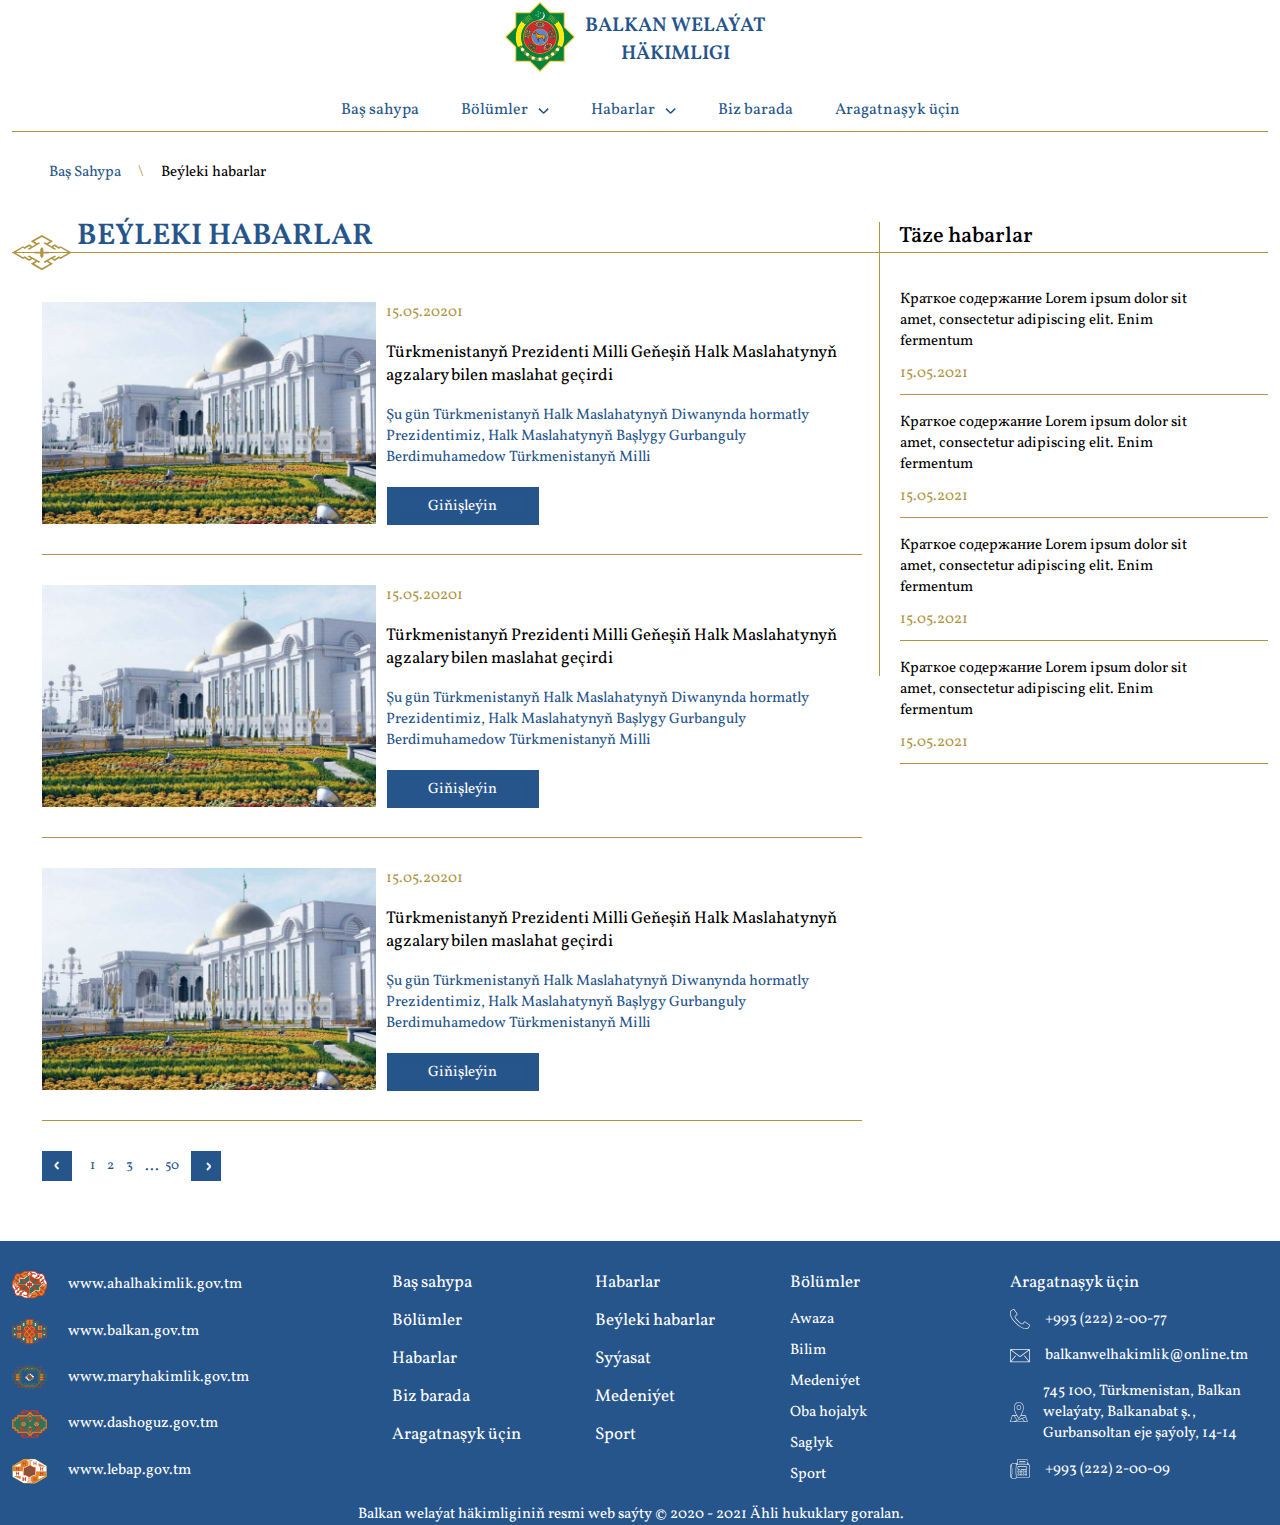
<file: main_news.html>
<!DOCTYPE html>
<html lang="en">
<head>
    <meta charset="UTF-8">
    <meta http-equiv="X-UA-Compatible" content="IE=edge">
    <meta name="viewport" content="width=device-width, initial-scale=1.0">
    <link rel="stylesheet" href="css/owl.carousel.min.css">
    <link rel="stylesheet" href="css/owl.theme.default.min.css">
    <link rel="stylesheet" href="css/main.css">
    <link rel="stylesheet" href="css/animate.css">
    <link rel="preconnect" href="https://fonts.gstatic.com">
    <link href="https://fonts.googleapis.com/css2?family=Vollkorn:wght@400;500;600;700;800&display=swap" rel="stylesheet">
    <title>Document</title>
</head>
<body id="top">
    <!-- Header -->
    <header>
        <div class="container">
            <div class="header">
                <div class="logo">
                    <a href="index.html"><img src="images/gerb 1.svg" alt="" class="logo-icon"></a>
                    <h1 class="logo-name">BALKAN WELAÝAT HÄKIMLIGI</h1>
                </div>
                <nav class="nav">
                    <ul class="menu">
                         <li ><a href="index.html" class="link link--dia">Baş sahypa</a></li>
                         <li class="first-menu-arrow menu-sections">Bölümler <img src="images/Vector 1.svg" alt="">
                            <ul>
                                <li><a href="awaza.html" class="link link--dia">Awaza</a></li>
                                <li><a href="bilim.html" class="link link--dia">Bilim</a></li>
                                <li><a href="medeniyet.html" class="link link--dia">Medeniýet</a></li>
                                <li><a href="oba-hojalyk.html" class="link link--dia">Oba hojalyk</a></li>
                                <li><a href="saglyk.html" class="link link--dia">Saglyk</a></li>
                                <li><a href="sport.html" class="link link--dia">Sport</a></li>
                            </ul>
                        </li>
                         <li class="menu-news">Habarlar <img src="images/Vector 1.svg" alt="">
                            <ul>
                                <li><a href="main_news.html" class="link link--dia">Beýleki habarlar</a></li>
                                <li><a href="toursim_news.html" class="link link--dia">Syýasat</a></li>
                                <li><a href="medeniyet_news.html" class="link link--dia">Medeniýet</a></li>
                                <li><a href="sport_news.html" class="link link--dia">Sport</a></li>

                            </ul>
                        </li>
                         <li class="moveit"><a href="about.html" class="link link--dia">Biz barada</a></li>
                         <li class=""><a href="feedback.html" class="link link--dia">Aragatnaşyk üçin</a></li>
                    </ul>
                </nav>
                <div class="burger_menu">
                    <a class="burger_menu-btn">
                        <span></span>
                    </a>
                </div>
                <div class="tab_menu">
                    <div class="clearfix"></div>
                    <nav class="burger_menu-list">
                        <div class="arrow_by_burger">
                            <h2>BALKAN WELAÝAT <br> HÄKIMLIGI</h2>
                            <div class="arrow-gold-hor-burger">
                                <img src="images/Group 20.svg" alt="" class="arrow_icon_burger">
                                <div class="arrow_band_burger"></div>
                            </div>
                        </div>
                        <ul class="main_burger_menu">
                            <li class="li"><a href="index.html" class="link link--dia">Baş sahypa</a></li>
                            <li class="li section_burger_btn">Bölümler <img src="images/gerbs/Vector 1.svg" alt="">
                                <ul class="section_burger_menu">
                                    <li><a href="awaza.html" class="link link--dia">Awaza</a></li>
                                    <li><a href="bilim.html" class="link link--dia">Bilim</a></li>
                                    <li><a href="medeniyet.html" class="link link--dia">Medeniýet</a></li>
                                    <li><a href="oba-hojalyk.html" class="link link--dia">Oba hojalyk</a></li>
                                    <li><a href="saglyk.html" class="link link--dia">Saglyk</a></li>
                                    <li><a href="sport.html" class="link link--dia">Sport</a></li>
                                </ul>
                            </li>
                            <li class="li news_burger_btn">Habarlar <img src="images/gerbs/Vector 1.svg" alt="">
                                <ul class="news_burger_menu">
                                    <li><a href="main_news.html" class="link link--dia">Beýleki habarlar</a></li>
                                    <li><a href="toursim_news.html" class="link link--dia">Syýasat</a></li>
                                    <li><a href="medeniyet_news.html" class="link link--dia">Medeniýet</a></li>
                                    <li><a href="sport_news.html" class="link link--dia">Sport</a></li>
                                </ul>
                            </li>
                            <li class="li"><a href="about.html" class="link link--dia">Biz barada</a></li>
                            <li class="li"><a href="feedback.html" class="link link--dia">Aragatnaşyk üçin</a></li>
                       </ul>
                    </nav>
                </div>
            </div>
        </div>
    </header>
    <div class="container_2">
        <div class="navigate">
            <a href="index.html"><span class="navigate_road">Baş Sahypa</span></a>
            <span class="navigate_icon">\</span>
            <span>Beýleki habarlar</span>
        </div>
    </div>
    <div class="container">
        <div class="tourisim_banner">
            <h2>Beýleki habarlar</h2>
            <h5>Täze habarlar</h5>
        </div>
    </div>
    <div class="container">
        <div class="test">
            <div class="arrow-gold-hor">
                <img src="images/Group 20.svg" alt="" class="arrow-icon wow fadeIn" data-wow-duration="1s" data-wow-delay="0.5s">
                <div class="arrow wow slideInLeft" data-wow-duration="3s" data-wow-delay="1s"></div>
            </div>
        </div>
    </div>
    <section>
        <div class="container">
            <div class="tourisim_news">
                <div class="main_news">
                    <div class="main_news_item">
                        <img src="images/tour_new_item.png" alt="">
                        <div class="main_news_item_blog">
                            <span>15.05.20201</span>
                            <h3>Türkmenistanyň Prezidenti Milli Geňeşiň Halk Maslahatynyň agzalary bilen maslahat geçirdi</h3>
                            <p>Şu gün Türkmenistanyň Halk Maslahatynyň Diwanynda hormatly Prezidentimiz, Halk Maslahatynyň Başlygy Gurbanguly Berdimuhamedow Türkmenistanyň Milli </p>
                            <div class="content__item">
                                <a href="toursim_news_page.html" class="button button--dione"><span>Giňişleýin</span></a>
                            </div>
                        </div>
                    </div>
                    <div class="main_news_item">
                        <img src="images/tour_new_item.png" alt="">
                        <div class="main_news_item_blog">
                            <span>15.05.20201</span>
                            <h3>Türkmenistanyň Prezidenti Milli Geňeşiň Halk Maslahatynyň agzalary bilen maslahat geçirdi</h3>
                            <p>Şu gün Türkmenistanyň Halk Maslahatynyň Diwanynda hormatly Prezidentimiz, Halk Maslahatynyň Başlygy Gurbanguly Berdimuhamedow Türkmenistanyň Milli </p>
                            <div class="content__item">
                                <a href="#" class="button button--dione"><span>Giňişleýin</span></a>
                            </div>
                        </div>
                    </div>
                    <div class="main_news_item">
                        <img src="images/tour_new_item.png" alt="">
                        <div class="main_news_item_blog">
                            <span>15.05.20201</span>
                            <h3>Türkmenistanyň Prezidenti Milli Geňeşiň Halk Maslahatynyň agzalary bilen maslahat geçirdi</h3>
                            <p>Şu gün Türkmenistanyň Halk Maslahatynyň Diwanynda hormatly Prezidentimiz, Halk Maslahatynyň Başlygy Gurbanguly Berdimuhamedow Türkmenistanyň Milli </p>
                            <div class="content__item">
                                <a href="#" class="button button--dione"><span>Giňişleýin</span></a>
                            </div>
                        </div>
                    </div>
                    <div class="navigate_bar">
                        <span><button><img src="images/btn_left.svg" alt=""></button></span>
                        <span><button>1</button></span>
                        <span><button>2</button></span>
                        <span><button>3</button></span>
                        <span>...</span>
                        <span><button>50</button></span>
                        <span><button><img src="images/btn_right.svg" alt=""></button></span>
                    </div>
                </div>
                <div class="more_news" id="testjs">
                    <div class="arrow-gold-ver wow slideInUp"   data-wow-duration="1s" data-wow-delay="0.3s"></div>
                    <div class="more_news_list">
                        <div class="more_new_item">
                            <a href="#"><h6>Краткое содержание Lorem ipsum dolor sit amet, consectetur adipiscing elit. Enim fermentum </h6></a>
                            <span>15.05.2021</span>
                        </div>
                        <div class="more_new_item">
                            <a href="#"><h6>Краткое содержание Lorem ipsum dolor sit amet, consectetur adipiscing elit. Enim fermentum </h6></a>
                            <span>15.05.2021</span>
                        </div>
                        <div class="more_new_item">
                            <a href="#"><h6>Краткое содержание Lorem ipsum dolor sit amet, consectetur adipiscing elit. Enim fermentum </h6></a>
                            <span>15.05.2021</span>
                        </div>
                        <div class="more_new_item">
                            <a href="#"><h6>Краткое содержание Lorem ipsum dolor sit amet, consectetur adipiscing elit. Enim fermentum </h6></a>
                            <span>15.05.2021</span>
                        </div>
                    </div>
                </div>
            </div>
        </div>
    </section>
    <!-- Footer -->
    <footer>
        <div class="container">
            <div class="footer">
                <div class="first-col">
                    <p><img src="images/Group 22.svg" alt=""><a href="http://ahalhakimlik.gov.tm">www.ahalhakimlik.gov.tm</a></p>
                    <p><img src="images/Group 23.svg" alt=""><a href="http://balkan.gov.tm">www.balkan.gov.tm</a></p>
                    <p><img src="images/Group 24.svg" alt=""><a href="http://maryhakimlik.gov.tm">www.maryhakimlik.gov.tm</a></p>
                    <p><img src="images/Group 25.svg" alt=""><a href="http://dashoguz.gov.tm">www.dashoguz.gov.tm</a></p>
                    <p><img src="images/Group 26.svg" alt=""><a href="http://lebap.gov.tm">www.lebap.gov.tm</a></p>
                </div>
                <div class="upper-col">
                    <div class="second-col">
                        <a href="index.html"><h6>Baş sahypa</h6></a>
                        <a href="#">Bölümler</a>
                        <a href="#">Habarlar</a>
                        <a href="about.html">Biz barada</a>
                        <a href="feedback.html">Aragatnaşyk üçin</a>
                    </div>
                    <div class="third-col">
                        <h6>Habarlar</h6>
                        <a href="main_news.html">Beýleki habarlar</a>
                        <a href="toursim_news.html">Syýasat</a>
                        <a href="medeniyet_news.html">Medeniýet</a>
                        <a href="sport_news.html">Sport</a>
                    </div>
                    <div class="fourth-col">
                        <h6>Bölümler</h6>
                        <a href="awaza.html">Awaza</a>
                        <a href="bilim.html">Bilim</a>
                        <a href="medeniyet.html">Medeniýet</a>
                        <a href="oba-hojalyk.html">Oba hojalyk</a>
                        <a href="saglyk.html">Saglyk</a>
                        <a href="sport.html">Sport</a>
                    </div>
                </div>
                <div class="fifth-col">
                    <h6>Aragatnaşyk üçin</h6>
                    <p><img src="images/Vector.svg" alt=""><a href="tel:+99322220077">+993 (222) 2-00-77</a></p>
                    <p><img src="images/Group.svg" alt=""><a href="mailto:balkanwelhakimlik@online.tm">balkanwelhakimlik@online.tm</a></p>
                    <p><img src="images/Group (1).svg" alt="">745 100, Türkmenistan, Balkan welaýaty, Balkanabat ş., Gurbansoltan eje şaýoly, 14-14</p>
                    <p><img src="images/Group (2).svg" alt="">+993 (222) 2-00-09</p>
                </div>
            </div>
            <div class="footer-bottom">
                <p>Balkan welaýat häkimliginiň resmi web saýty © 2020 - 2021 Ähli hukuklary goralan.</p>
            </div>
        </div>
    </footer>
    <div id="fixed-button"><a href="#top"><img src="images/Group 125.svg" alt=""></a></div>
    
    <script src="js/jquery.js"></script>
    <script src="js/owl.carousel.min.js"></script>
    <script src="js/wow.min.js"></script>
	<script>new WOW().init();</script>
    <script src="js/script.js"></script>
</body>
</html>
</file>
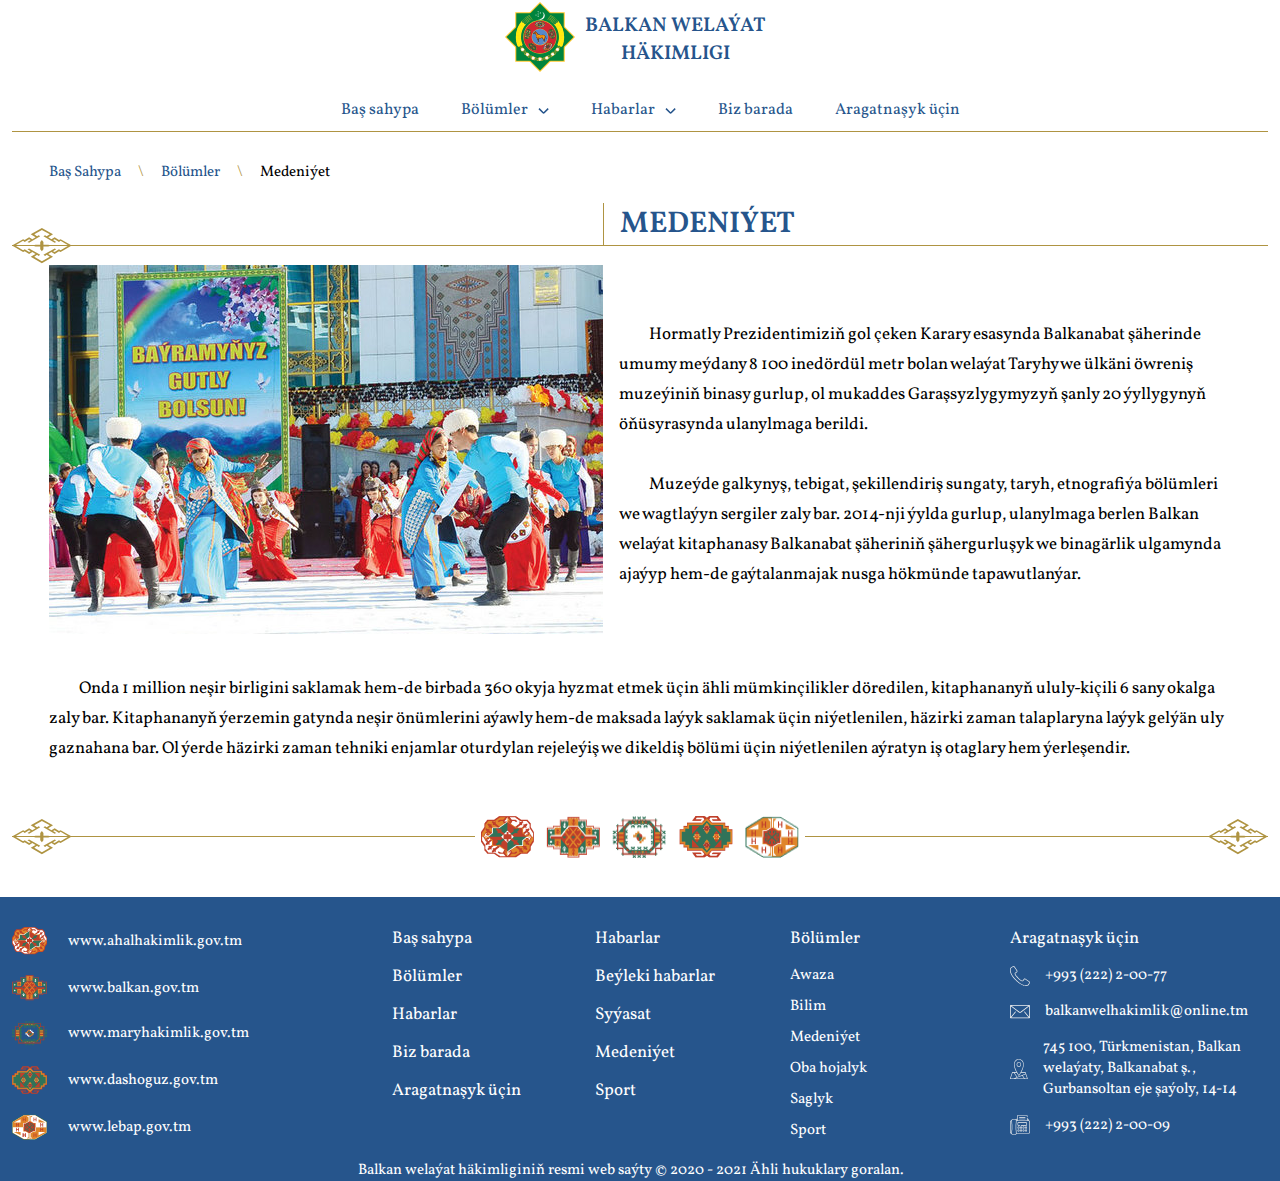
<file: medeniyet.html>
<!DOCTYPE html>
<html lang="en">
<head>
    <meta charset="UTF-8">
    <meta http-equiv="X-UA-Compatible" content="IE=edge">
    <meta name="viewport" content="width=device-width, initial-scale=1.0">
    <link rel="stylesheet" href="css/owl.carousel.min.css">
    <link rel="stylesheet" href="css/owl.theme.default.min.css">
    <link rel="stylesheet" href="css/main.css">
    <link rel="stylesheet" href="css/animate.css">
    <link rel="preconnect" href="https://fonts.gstatic.com">
    <link href="https://fonts.googleapis.com/css2?family=Vollkorn:wght@400;500;600;700;800&display=swap" rel="stylesheet">
    <title>Document</title>
</head>
<body id="top">
    <!-- Header -->
    <header>
        <div class="container">
            <div class="header">
                <div class="logo">
                    <a href="index.html"><img src="images/gerb 1.svg" alt="" class="logo-icon"></a>
                    <h1 class="logo-name">BALKAN WELAÝAT HÄKIMLIGI</h1>
                </div>
                <nav class="nav">
                    <ul class="menu">
                         <li ><a href="index.html" class="link link--dia">Baş sahypa</a></li>
                         <li class="first-menu-arrow menu-sections">Bölümler <img src="images/Vector 1.svg" alt="">
                            <ul>
                                <li><a href="awaza.html" class="link link--dia">Awaza</a></li>
                                <li><a href="bilim.html" class="link link--dia">Bilim</a></li>
                                <li><a href="medeniyet.html" class="link link--dia">Medeniýet</a></li>
                                <li><a href="oba-hojalyk.html" class="link link--dia">Oba hojalyk</a></li>
                                <li><a href="saglyk.html" class="link link--dia">Saglyk</a></li>
                                <li><a href="sport.html" class="link link--dia">Sport</a></li>
                            </ul>
                        </li>
                         <li class="menu-news">Habarlar <img src="images/Vector 1.svg" alt="">
                            <ul>
                                <li><a href="main_news.html" class="link link--dia">Beýleki habarlar</a></li>
                                <li><a href="toursim_news.html" class="link link--dia">Syýasat</a></li>
                                <li><a href="medeniyet_news.html" class="link link--dia">Medeniýet</a></li>
                                <li><a href="sport_news.html" class="link link--dia">Sport</a></li>

                            </ul>
                        </li>
                         <li class="moveit"><a href="about.html" class="link link--dia">Biz barada</a></li>
                         <li class=""><a href="feedback.html" class="link link--dia">Aragatnaşyk üçin</a></li>
                    </ul>
                </nav>
                <div class="burger_menu">
                    <a class="burger_menu-btn">
                        <span></span>
                    </a>
                </div>
                <div class="tab_menu">
                    <div class="clearfix"></div>
                    <nav class="burger_menu-list">
                        <div class="arrow_by_burger">
                            <h2>BALKAN WELAÝAT <br> HÄKIMLIGI</h2>
                            <div class="arrow-gold-hor-burger">
                                <img src="images/Group 20.svg" alt="" class="arrow_icon_burger">
                                <div class="arrow_band_burger"></div>
                            </div>
                        </div>
                        <ul class="main_burger_menu">
                            <li class="li"><a href="index.html" class="link link--dia">Baş sahypa</a></li>
                            <li class="li section_burger_btn">Bölümler <img src="images/gerbs/Vector 1.svg" alt="">
                                <ul class="section_burger_menu">
                                    <li><a href="awaza.html" class="link link--dia">Awaza</a></li>
                                    <li><a href="bilim.html" class="link link--dia">Bilim</a></li>
                                    <li><a href="medeniyet.html" class="link link--dia">Medeniýet</a></li>
                                    <li><a href="oba-hojalyk.html" class="link link--dia">Oba hojalyk</a></li>
                                    <li><a href="saglyk.html" class="link link--dia">Saglyk</a></li>
                                    <li><a href="sport.html" class="link link--dia">Sport</a></li>
                                </ul>
                            </li>
                            <li class="li news_burger_btn">Habarlar <img src="images/gerbs/Vector 1.svg" alt="">
                                <ul class="news_burger_menu">
                                    <li><a href="main_news.html" class="link link--dia">Beýleki habarlar</a></li>
                                    <li><a href="toursim_news.html" class="link link--dia">Syýasat</a></li>
                                    <li><a href="medeniyet_news.html" class="link link--dia">Medeniýet</a></li>
                                    <li><a href="sport_news.html" class="link link--dia">Sport</a></li>
                                </ul>
                            </li>
                            <li class="li"><a href="about.html" class="link link--dia">Biz barada</a></li>
                            <li class="li"><a href="feedback.html" class="link link--dia">Aragatnaşyk üçin</a></li>
                       </ul>
                    </nav>
                </div>
            </div>
        </div>
    </header>
    <div class="container_2">
        <div class="navigate">
            <a href="index.html"><span class="navigate_road">Baş Sahypa</span></a>
            <span class="navigate_icon">\</span>
            <span class="navigate_road">Bölümler</span>
            <span class="navigate_icon">\</span>
            <span>Medeniýet</span>
        </div>
    </div>
    <div class="container_2">
        <h2 class="about_banner">Medeniýet</h2>
    </div>
    <div class="container">
        <div class="test">
            <div class="arrow-gold-hor">
                <img src="images/Group 20.svg" alt="" class="arrow-icon wow fadeIn" data-wow-duration="1s" data-wow-delay="0.5s">
                <div class="arrow wow slideInLeft" data-wow-duration="3s" data-wow-delay="1s"></div>
            </div>
        </div>
    </div>
    <div class="container_2">
        <div class="first_block_about">
            <img src="images/medeniyet/medeniyet-1.jpg" alt="">
            <div class="p_about">
                <p>Hormatly  Prezidentimiziň gol çeken Karary esasynda Balkanabat şäherinde umumy meýdany 8 100 inedördül metr bolan welaýat Taryhy we ülkäni öwreniş muzeýiniň binasy gurlup, ol mukaddes Garaşsyzlygymyzyň şanly 20 ýyllygynyň öňüsyrasynda ulanylmaga berildi.</p>
                <br>
                <p>Muzeýde galkynyş, tebigat, şekillendiriş sungaty, taryh, etnografiýa bölümleri we wagtlaýyn sergiler zaly bar. 2014-nji ýylda gurlup, ulanylmaga berlen Balkan welaýat kitaphanasy Balkanabat şäheriniň şähergurluşyk we binagärlik ulgamynda ajaýyp hem-de gaýtalanmajak nusga hökmünde tapawutlanýar.</p>
            </div>
        </div>
        <div class="second_block_about clearfix">
            <br>
            <p>Onda 1 million neşir birligini saklamak hem-de birbada 360 okyja hyzmat etmek üçin ähli mümkinçilikler döredilen, kitaphananyň ululy-kiçili 6 sany okalga zaly bar. Kitaphananyň ýerzemin gatynda neşir önümlerini aýawly hem-de maksada laýyk saklamak üçin niýetlenilen, häzirki zaman talaplaryna laýyk gelýän uly gaznahana bar. Ol ýerde häzirki zaman tehniki enjamlar oturdylan rejeleýiş we dikeldiş bölümi üçin niýetlenilen aýratyn iş otaglary hem ýerleşendir.</p>
            <br>
        </div>
        
        
    </div>
    <div class="container">
        <div class="arrow_of_gerb">
            <img class="icon_of_arrow" src="images/Group 20.svg" alt="">
            <div class="gerbs-collect">
                <img src="images/gerbs/1.png" alt="">
                <img src="images/gerbs/2.png" alt="">
                <img src="images/gerbs/3.png" alt="">
                <img src="images/gerbs/4.png" alt="">
                <img src="images/gerbs/5.png" alt="">
            </div>
            <img class="icon_of_arrow" src="images/Group 20.svg" alt="">
        </div>
        <div class="arrow_bottom"></div>
    </div>
    <!-- Footer -->
    <footer>
        <div class="container">
            <div class="footer">
                <div class="first-col">
                    <p><img src="images/Group 22.svg" alt=""><a href="http://ahalhakimlik.gov.tm">www.ahalhakimlik.gov.tm</a></p>
                    <p><img src="images/Group 23.svg" alt=""><a href="http://balkan.gov.tm">www.balkan.gov.tm</a></p>
                    <p><img src="images/Group 24.svg" alt=""><a href="http://maryhakimlik.gov.tm">www.maryhakimlik.gov.tm</a></p>
                    <p><img src="images/Group 25.svg" alt=""><a href="http://dashoguz.gov.tm">www.dashoguz.gov.tm</a></p>
                    <p><img src="images/Group 26.svg" alt=""><a href="http://lebap.gov.tm">www.lebap.gov.tm</a></p>
                </div>
                <div class="upper-col">
                    <div class="second-col">
                        <a href="index.html"><h6>Baş sahypa</h6></a>
                        <a href="#">Bölümler</a>
                        <a href="#">Habarlar</a>
                        <a href="about.html">Biz barada</a>
                        <a href="feedback.html">Aragatnaşyk üçin</a>
                    </div>
                    <div class="third-col">
                        <h6>Habarlar</h6>
                        <a href="main_news.html">Beýleki habarlar</a>
                        <a href="toursim_news.html">Syýasat</a>
                        <a href="medeniyet_news.html">Medeniýet</a>
                        <a href="sport_news.html">Sport</a>
                    </div>
                    <div class="fourth-col">
                        <h6>Bölümler</h6>
                        <a href="awaza.html">Awaza</a>
                        <a href="bilim.html">Bilim</a>
                        <a href="medeniyet.html">Medeniýet</a>
                        <a href="oba-hojalyk.html">Oba hojalyk</a>
                        <a href="saglyk.html">Saglyk</a>
                        <a href="sport.html">Sport</a>
                    </div>
                </div>
                <div class="fifth-col">
                    <h6>Aragatnaşyk üçin</h6>
                    <p><img src="images/Vector.svg" alt=""><a href="tel:+99322220077">+993 (222) 2-00-77</a></p>
                    <p><img src="images/Group.svg" alt=""><a href="mailto:balkanwelhakimlik@online.tm">balkanwelhakimlik@online.tm</a></p>
                    <p><img src="images/Group (1).svg" alt="">745 100, Türkmenistan, Balkan welaýaty, Balkanabat ş., Gurbansoltan eje şaýoly, 14-14</p>
                    <p><img src="images/Group (2).svg" alt="">+993 (222) 2-00-09</p>
                </div>
            </div>
            <div class="footer-bottom">
                <p>Balkan welaýat häkimliginiň resmi web saýty © 2020 - 2021 Ähli hukuklary goralan.</p>
            </div>
        </div>
    </footer>
    <div id="fixed-button"><a href="#top"><img src="images/Group 125.svg" alt=""></a></div>
    
    <script src="js/jquery.js"></script>
    <script src="js/owl.carousel.min.js"></script>
    <script src="js/wow.min.js"></script>
	<script>new WOW().init();</script>
    <script src="js/script.js"></script>
</body>
</html>
</file>
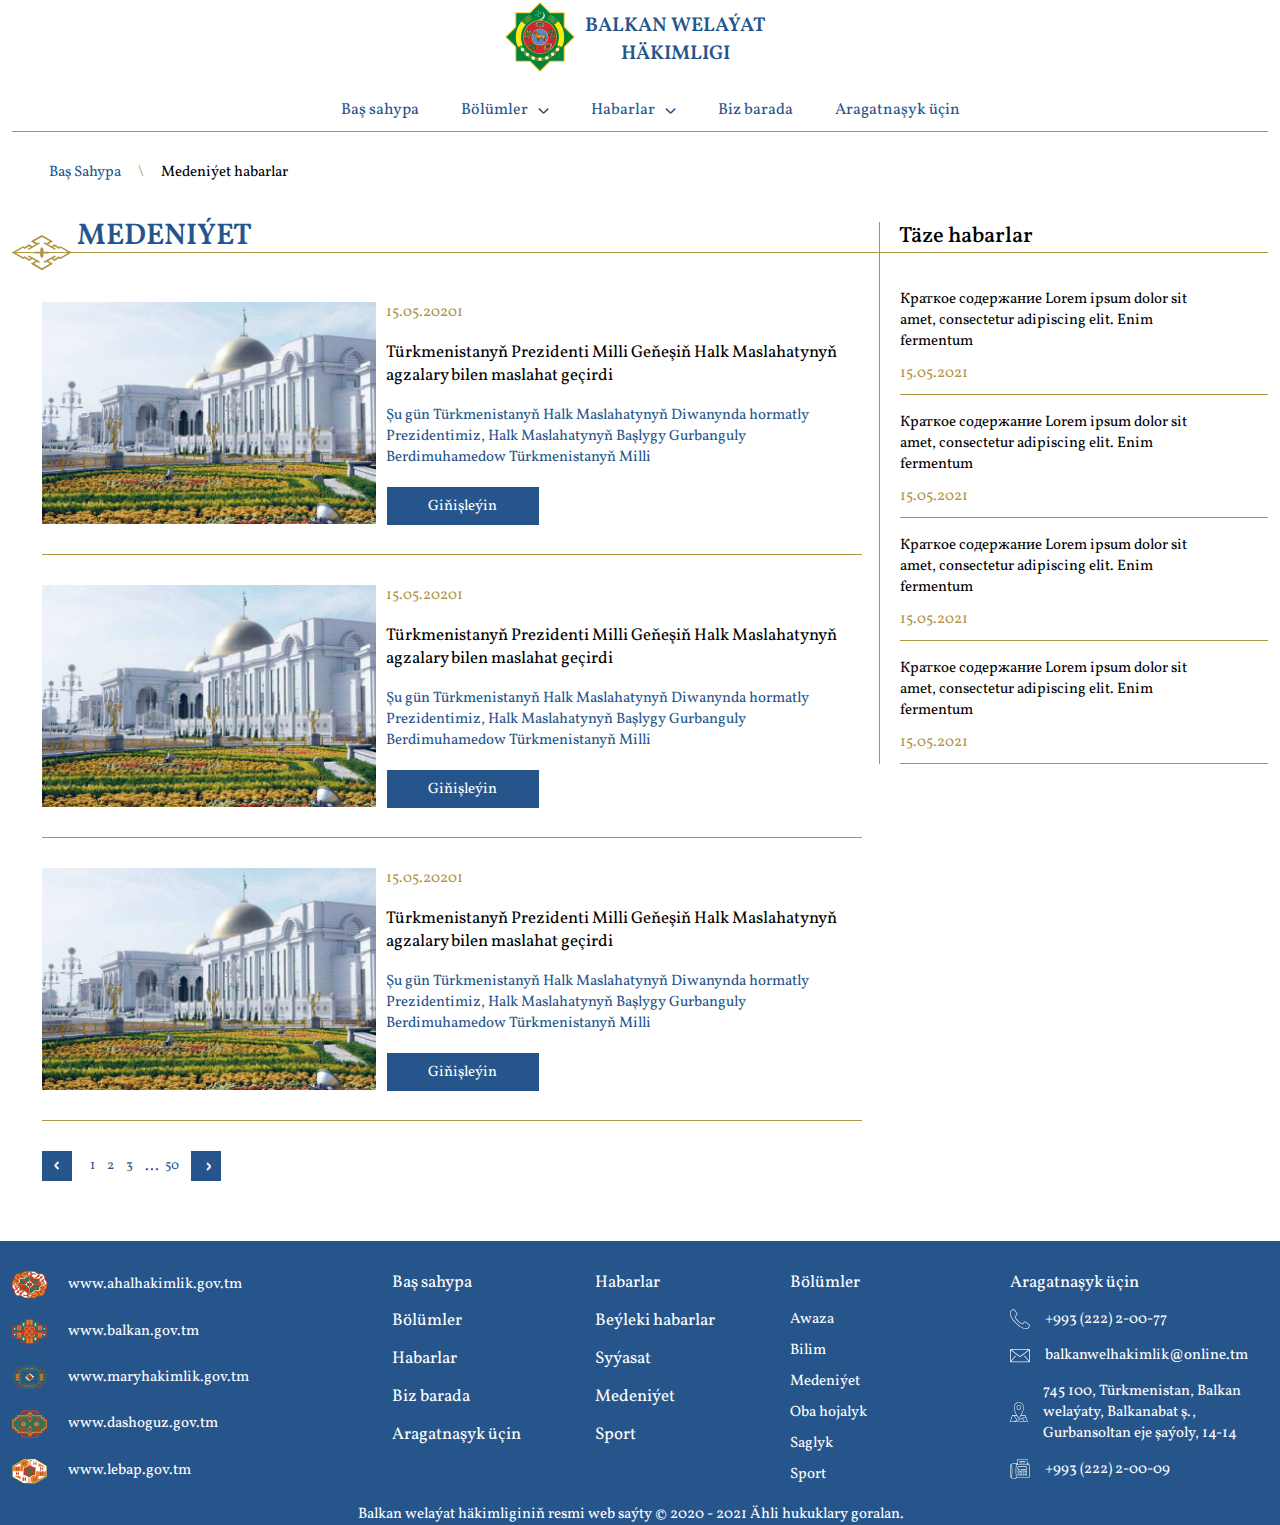
<file: medeniyet_news.html>
<!DOCTYPE html>
<html lang="en">
<head>
    <meta charset="UTF-8">
    <meta http-equiv="X-UA-Compatible" content="IE=edge">
    <meta name="viewport" content="width=device-width, initial-scale=1.0">
    <link rel="stylesheet" href="css/owl.carousel.min.css">
    <link rel="stylesheet" href="css/owl.theme.default.min.css">
    <link rel="stylesheet" href="css/main.css">
    <link rel="stylesheet" href="css/animate.css">
    <link rel="preconnect" href="https://fonts.gstatic.com">
    <link href="https://fonts.googleapis.com/css2?family=Vollkorn:wght@400;500;600;700;800&display=swap" rel="stylesheet">
    <title>Document</title>
</head>
<body id="top">
    <!-- Header -->
    <header>
        <div class="container">
            <div class="header">
                <div class="logo">
                    <a href="index.html"><img src="images/gerb 1.svg" alt="" class="logo-icon"></a>
                    <h1 class="logo-name">BALKAN WELAÝAT HÄKIMLIGI</h1>
                </div>
                <nav class="nav">
                    <ul class="menu">
                         <li ><a href="index.html" class="link link--dia">Baş sahypa</a></li>
                         <li class="first-menu-arrow menu-sections">Bölümler <img src="images/Vector 1.svg" alt="">
                            <ul>
                                <li><a href="awaza.html" class="link link--dia">Awaza</a></li>
                                <li><a href="bilim.html" class="link link--dia">Bilim</a></li>
                                <li><a href="medeniyet.html" class="link link--dia">Medeniýet</a></li>
                                <li><a href="oba-hojalyk.html" class="link link--dia">Oba hojalyk</a></li>
                                <li><a href="saglyk.html" class="link link--dia">Saglyk</a></li>
                                <li><a href="sport.html" class="link link--dia">Sport</a></li>
                            </ul>
                        </li>
                         <li class="menu-news">Habarlar <img src="images/Vector 1.svg" alt="">
                            <ul>
                                <li><a href="main_news.html" class="link link--dia">Beýleki habarlar</a></li>
                                <li><a href="toursim_news.html" class="link link--dia">Syýasat</a></li>
                                <li><a href="medeniyet_news.html" class="link link--dia">Medeniýet</a></li>
                                <li><a href="sport_news.html" class="link link--dia">Sport</a></li>

                            </ul>
                        </li>
                         <li class="moveit"><a href="about.html" class="link link--dia">Biz barada</a></li>
                         <li class=""><a href="feedback.html" class="link link--dia">Aragatnaşyk üçin</a></li>
                    </ul>
                </nav>
                <div class="burger_menu">
                    <a class="burger_menu-btn">
                        <span></span>
                    </a>
                </div>
                <div class="tab_menu">
                    <div class="clearfix"></div>
                    <nav class="burger_menu-list">
                        <div class="arrow_by_burger">
                            <h2>BALKAN WELAÝAT <br> HÄKIMLIGI</h2>
                            <div class="arrow-gold-hor-burger">
                                <img src="images/Group 20.svg" alt="" class="arrow_icon_burger">
                                <div class="arrow_band_burger"></div>
                            </div>
                        </div>
                        <ul class="main_burger_menu">
                            <li class="li"><a href="index.html" class="link link--dia">Baş sahypa</a></li>
                            <li class="li section_burger_btn">Bölümler <img src="images/gerbs/Vector 1.svg" alt="">
                                <ul class="section_burger_menu">
                                    <li><a href="awaza.html" class="link link--dia">Awaza</a></li>
                                    <li><a href="bilim.html" class="link link--dia">Bilim</a></li>
                                    <li><a href="medeniyet.html" class="link link--dia">Medeniýet</a></li>
                                    <li><a href="oba-hojalyk.html" class="link link--dia">Oba hojalyk</a></li>
                                    <li><a href="saglyk.html" class="link link--dia">Saglyk</a></li>
                                    <li><a href="sport.html" class="link link--dia">Sport</a></li>
                                </ul>
                            </li>
                            <li class="li news_burger_btn">Habarlar <img src="images/gerbs/Vector 1.svg" alt="">
                                <ul class="news_burger_menu">
                                    <li><a href="main_news.html" class="link link--dia">Beýleki habarlar</a></li>
                                    <li><a href="toursim_news.html" class="link link--dia">Syýasat</a></li>
                                    <li><a href="medeniyet_news.html" class="link link--dia">Medeniýet</a></li>
                                    <li><a href="sport_news.html" class="link link--dia">Sport</a></li>
                                </ul>
                            </li>
                            <li class="li"><a href="about.html" class="link link--dia">Biz barada</a></li>
                            <li class="li"><a href="feedback.html" class="link link--dia">Aragatnaşyk üçin</a></li>
                       </ul>
                    </nav>
                </div>
            </div>
        </div>
    </header>
    <div class="container_2">
        <div class="navigate">
            <a href="index.html"><span class="navigate_road">Baş Sahypa</span></a>
            <span class="navigate_icon">\</span>
            <span>Medeniýet habarlar</span>
        </div>
    </div>
    <div class="container">
        <div class="tourisim_banner">
            <h2>Medeniýet</h2>
            <h5>Täze habarlar</h5>
        </div>
    </div>
    <div class="container">
        <div class="test">
            <div class="arrow-gold-hor">
                <img src="images/Group 20.svg" alt="" class="arrow-icon wow fadeIn" data-wow-duration="1s" data-wow-delay="0.5s">
                <div class="arrow wow slideInLeft" data-wow-duration="3s" data-wow-delay="1s"></div>
            </div>
        </div>
    </div>
    <section>
        <div class="container">
            <div class="tourisim_news">
                <div class="main_news">
                    <div class="main_news_item">
                        <img src="images/tour_new_item.png" alt="">
                        <div class="main_news_item_blog">
                            <span>15.05.20201</span>
                            <h3>Türkmenistanyň Prezidenti Milli Geňeşiň Halk Maslahatynyň agzalary bilen maslahat geçirdi</h3>
                            <p>Şu gün Türkmenistanyň Halk Maslahatynyň Diwanynda hormatly Prezidentimiz, Halk Maslahatynyň Başlygy Gurbanguly Berdimuhamedow Türkmenistanyň Milli </p>
                            <div class="content__item">
                                <a href="toursim_news_page.html" class="button button--dione"><span>Giňişleýin</span></a>
                            </div>
                        </div>
                    </div>
                    <div class="main_news_item">
                        <img src="images/tour_new_item.png" alt="">
                        <div class="main_news_item_blog">
                            <span>15.05.20201</span>
                            <h3>Türkmenistanyň Prezidenti Milli Geňeşiň Halk Maslahatynyň agzalary bilen maslahat geçirdi</h3>
                            <p>Şu gün Türkmenistanyň Halk Maslahatynyň Diwanynda hormatly Prezidentimiz, Halk Maslahatynyň Başlygy Gurbanguly Berdimuhamedow Türkmenistanyň Milli </p>
                            <div class="content__item">
                                <a href="#" class="button button--dione"><span>Giňişleýin</span></a>
                            </div>
                        </div>
                    </div>
                    <div class="main_news_item">
                        <img src="images/tour_new_item.png" alt="">
                        <div class="main_news_item_blog">
                            <span>15.05.20201</span>
                            <h3>Türkmenistanyň Prezidenti Milli Geňeşiň Halk Maslahatynyň agzalary bilen maslahat geçirdi</h3>
                            <p>Şu gün Türkmenistanyň Halk Maslahatynyň Diwanynda hormatly Prezidentimiz, Halk Maslahatynyň Başlygy Gurbanguly Berdimuhamedow Türkmenistanyň Milli </p>
                            <div class="content__item">
                                <a href="#" class="button button--dione"><span>Giňişleýin</span></a>
                            </div>
                        </div>
                    </div>
                    <div class="navigate_bar">
                        <span><button><img src="images/btn_left.svg" alt=""></button></span>
                        <span><button>1</button></span>
                        <span><button>2</button></span>
                        <span><button>3</button></span>
                        <span>...</span>
                        <span><button>50</button></span>
                        <span><button><img src="images/btn_right.svg" alt=""></button></span>
                    </div>
                </div>
                <div class="more_news" id="testjs">
                    <div class="arrow-gold-ver wow slideInUp"   data-wow-duration="1s" data-wow-delay="0.3s"></div>
                    <div class="more_news_list">
                        <div class="more_new_item">
                            <a href="#"><h6>Краткое содержание Lorem ipsum dolor sit amet, consectetur adipiscing elit. Enim fermentum </h6></a>
                            <span>15.05.2021</span>
                        </div>
                        <div class="more_new_item">
                            <a href="#"><h6>Краткое содержание Lorem ipsum dolor sit amet, consectetur adipiscing elit. Enim fermentum </h6></a>
                            <span>15.05.2021</span>
                        </div>
                        <div class="more_new_item">
                            <a href="#"><h6>Краткое содержание Lorem ipsum dolor sit amet, consectetur adipiscing elit. Enim fermentum </h6></a>
                            <span>15.05.2021</span>
                        </div>
                        <div class="more_new_item">
                            <a href="#"><h6>Краткое содержание Lorem ipsum dolor sit amet, consectetur adipiscing elit. Enim fermentum </h6></a>
                            <span>15.05.2021</span>
                        </div>
                    </div>
                </div>
            </div>
        </div>
    </section>
    <!-- Footer -->
    <footer>
        <div class="container">
            <div class="footer">
                <div class="first-col">
                    <p><img src="images/Group 22.svg" alt=""><a href="http://ahalhakimlik.gov.tm">www.ahalhakimlik.gov.tm</a></p>
                    <p><img src="images/Group 23.svg" alt=""><a href="http://balkan.gov.tm">www.balkan.gov.tm</a></p>
                    <p><img src="images/Group 24.svg" alt=""><a href="http://maryhakimlik.gov.tm">www.maryhakimlik.gov.tm</a></p>
                    <p><img src="images/Group 25.svg" alt=""><a href="http://dashoguz.gov.tm">www.dashoguz.gov.tm</a></p>
                    <p><img src="images/Group 26.svg" alt=""><a href="http://lebap.gov.tm">www.lebap.gov.tm</a></p>
                </div>
                <div class="upper-col">
                    <div class="second-col">
                        <a href="index.html"><h6>Baş sahypa</h6></a>
                        <a href="#">Bölümler</a>
                        <a href="#">Habarlar</a>
                        <a href="about.html">Biz barada</a>
                        <a href="feedback.html">Aragatnaşyk üçin</a>
                    </div>
                    <div class="third-col">
                        <h6>Habarlar</h6>
                        <a href="main_news.html">Beýleki habarlar</a>
                        <a href="toursim_news.html">Syýasat</a>
                        <a href="medeniyet_news.html">Medeniýet</a>
                        <a href="sport_news.html">Sport</a>
                    </div>
                    <div class="fourth-col">
                        <h6>Bölümler</h6>
                        <a href="awaza.html">Awaza</a>
                        <a href="bilim.html">Bilim</a>
                        <a href="medeniyet.html">Medeniýet</a>
                        <a href="oba-hojalyk.html">Oba hojalyk</a>
                        <a href="saglyk.html">Saglyk</a>
                        <a href="sport.html">Sport</a>
                    </div>
                </div>
                <div class="fifth-col">
                    <h6>Aragatnaşyk üçin</h6>
                    <p><img src="images/Vector.svg" alt=""><a href="tel:+99322220077">+993 (222) 2-00-77</a></p>
                    <p><img src="images/Group.svg" alt=""><a href="mailto:balkanwelhakimlik@online.tm">balkanwelhakimlik@online.tm</a></p>
                    <p><img src="images/Group (1).svg" alt="">745 100, Türkmenistan, Balkan welaýaty, Balkanabat ş., Gurbansoltan eje şaýoly, 14-14</p>
                    <p><img src="images/Group (2).svg" alt="">+993 (222) 2-00-09</p>
                </div>
            </div>
            <div class="footer-bottom">
                <p>Balkan welaýat häkimliginiň resmi web saýty © 2020 - 2021 Ähli hukuklary goralan.</p>
            </div>
        </div>
    </footer>
    <div id="fixed-button"><a href="#top"><img src="images/Group 125.svg" alt=""></a></div>
    
    <script src="js/jquery.js"></script>
    <script src="js/owl.carousel.min.js"></script>
    <script src="js/wow.min.js"></script>
	<script>new WOW().init();</script>
    <script src="js/script.js"></script>
</body>
</html>
</file>
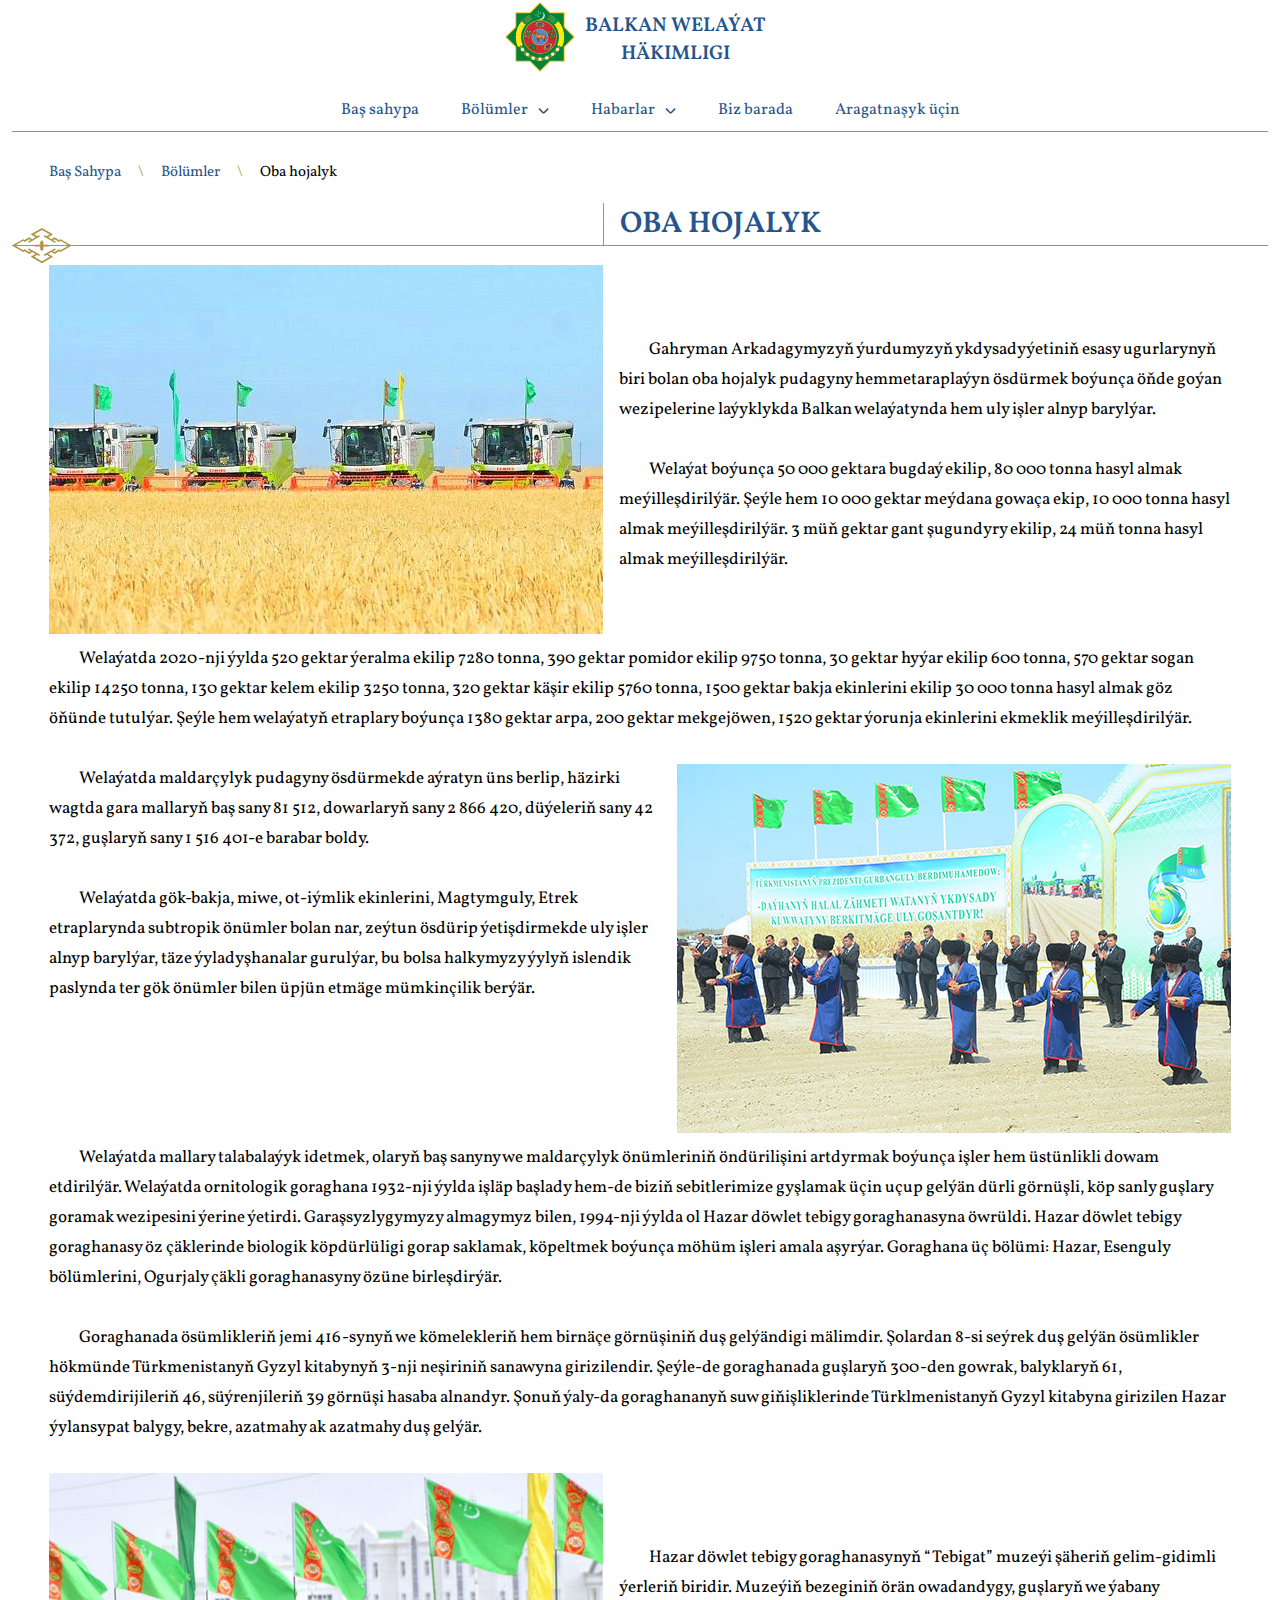
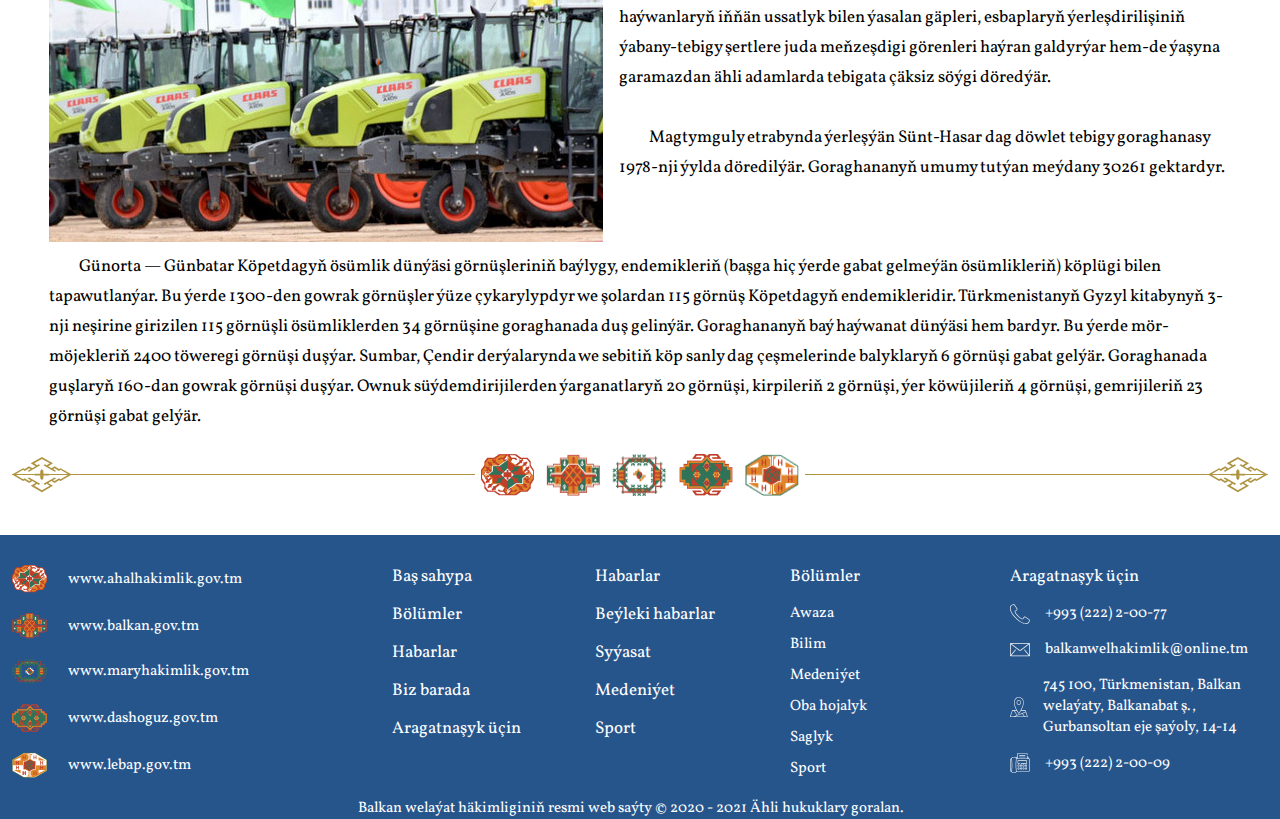
<file: oba-hojalyk.html>
<!DOCTYPE html>
<html lang="en">
<head>
    <meta charset="UTF-8">
    <meta http-equiv="X-UA-Compatible" content="IE=edge">
    <meta name="viewport" content="width=device-width, initial-scale=1.0">
    <link rel="stylesheet" href="css/owl.carousel.min.css">
    <link rel="stylesheet" href="css/owl.theme.default.min.css">
    <link rel="stylesheet" href="css/main.css">
    <link rel="stylesheet" href="css/animate.css">
    <link rel="preconnect" href="https://fonts.gstatic.com">
    <link href="https://fonts.googleapis.com/css2?family=Vollkorn:wght@400;500;600;700;800&display=swap" rel="stylesheet">
    <title>Document</title>
</head>
<body id="top">
    <!-- Header -->
    <header>
        <div class="container">
            <div class="header">
                <div class="logo">
                    <a href="index.html"><img src="images/gerb 1.svg" alt="" class="logo-icon"></a>
                    <h1 class="logo-name">BALKAN WELAÝAT HÄKIMLIGI</h1>
                </div>
                <nav class="nav">
                    <ul class="menu">
                         <li ><a href="index.html" class="link link--dia">Baş sahypa</a></li>
                         <li class="first-menu-arrow menu-sections">Bölümler <img src="images/Vector 1.svg" alt="">
                            <ul>
                                <li><a href="awaza.html" class="link link--dia">Awaza</a></li>
                                <li><a href="bilim.html" class="link link--dia">Bilim</a></li>
                                <li><a href="medeniyet.html" class="link link--dia">Medeniýet</a></li>
                                <li><a href="oba-hojalyk.html" class="link link--dia">Oba hojalyk</a></li>
                                <li><a href="saglyk.html" class="link link--dia">Saglyk</a></li>
                                <li><a href="sport.html" class="link link--dia">Sport</a></li>
                            </ul>
                        </li>
                         <li class="menu-news">Habarlar <img src="images/Vector 1.svg" alt="">
                            <ul>
                                <li><a href="main_news.html" class="link link--dia">Beýleki habarlar</a></li>
                                <li><a href="toursim_news.html" class="link link--dia">Syýasat</a></li>
                                <li><a href="medeniyet_news.html" class="link link--dia">Medeniýet</a></li>
                                <li><a href="sport_news.html" class="link link--dia">Sport</a></li>

                            </ul>
                        </li>
                         <li class="moveit"><a href="about.html" class="link link--dia">Biz barada</a></li>
                         <li class=""><a href="feedback.html" class="link link--dia">Aragatnaşyk üçin</a></li>
                    </ul>
                </nav>
                <div class="burger_menu">
                    <a class="burger_menu-btn">
                        <span></span>
                    </a>
                </div>
                <div class="tab_menu">
                    <div class="clearfix"></div>
                    <nav class="burger_menu-list">
                        <div class="arrow_by_burger">
                            <h2>BALKAN WELAÝAT <br> HÄKIMLIGI</h2>
                            <div class="arrow-gold-hor-burger">
                                <img src="images/Group 20.svg" alt="" class="arrow_icon_burger">
                                <div class="arrow_band_burger"></div>
                            </div>
                        </div>
                        <ul class="main_burger_menu">
                            <li class="li"><a href="index.html" class="link link--dia">Baş sahypa</a></li>
                            <li class="li section_burger_btn">Bölümler <img src="images/gerbs/Vector 1.svg" alt="">
                                <ul class="section_burger_menu">
                                    <li><a href="awaza.html" class="link link--dia">Awaza</a></li>
                                    <li><a href="bilim.html" class="link link--dia">Bilim</a></li>
                                    <li><a href="medeniyet.html" class="link link--dia">Medeniýet</a></li>
                                    <li><a href="oba-hojalyk.html" class="link link--dia">Oba hojalyk</a></li>
                                    <li><a href="saglyk.html" class="link link--dia">Saglyk</a></li>
                                    <li><a href="sport.html" class="link link--dia">Sport</a></li>
                                </ul>
                            </li>
                            <li class="li news_burger_btn">Habarlar <img src="images/gerbs/Vector 1.svg" alt="">
                                <ul class="news_burger_menu">
                                    <li><a href="main_news.html" class="link link--dia">Beýleki habarlar</a></li>
                                    <li><a href="toursim_news.html" class="link link--dia">Syýasat</a></li>
                                    <li><a href="medeniyet_news.html" class="link link--dia">Medeniýet</a></li>
                                    <li><a href="sport_news.html" class="link link--dia">Sport</a></li>
                                </ul>
                            </li>
                            <li class="li"><a href="about.html" class="link link--dia">Biz barada</a></li>
                            <li class="li"><a href="feedback.html" class="link link--dia">Aragatnaşyk üçin</a></li>
                       </ul>
                    </nav>
                </div>
            </div>
        </div>
    </header>
    <div class="container_2">
        <div class="navigate">
            <a href="index.html"><span class="navigate_road">Baş Sahypa</span></a>
            <span class="navigate_icon">\</span>
            <span class="navigate_road">Bölümler</span>
            <span class="navigate_icon">\</span>
            <span>Oba hojalyk</span>
        </div>
    </div>
    <div class="container_2">
        <h2 class="about_banner">Oba hojalyk</h2>
    </div>
    <div class="container">
        <div class="test">
            <div class="arrow-gold-hor">
                <img src="images/Group 20.svg" alt="" class="arrow-icon wow fadeIn" data-wow-duration="1s" data-wow-delay="0.5s">
                <div class="arrow wow slideInLeft" data-wow-duration="3s" data-wow-delay="1s"></div>
            </div>
        </div>
    </div>
    <div class="container_2">
        <div class="first_block_about">
            <img src="images/oba h/oba.jpg" alt="">
            <div class="p_about">
                <p>  Gahryman Arkadagymyzyň ýurdumyzyň ykdysadyýetiniň esasy ugurlarynyň biri bolan oba hojalyk pudagyny hemmetaraplaýyn ösdürmek boýunça öňde goýan wezipelerine laýyklykda Balkan welaýatynda hem uly işler alnyp barylýar.</p>
                <br>
                <p>Welaýat boýunça 50 000 gektara bugdaý ekilip, 80 000 tonna hasyl almak meýilleşdirilýär. Şeýle hem 10 000 gektar meýdana gowaça ekip, 10 000 tonna hasyl almak meýilleşdirilýär. 3 müň gektar gant şugundyry ekilip, 24 müň tonna hasyl almak meýilleşdirilýär.</p>
            </div>
        </div>
        <div class="second_block_about clearfix">
            <p>Welaýatda 2020-nji ýylda 520 gektar ýeralma ekilip 7280 tonna, 390 gektar pomidor ekilip 9750 tonna, 30 gektar hyýar ekilip 600 tonna, 570 gektar sogan ekilip 14250 tonna, 130 gektar kelem ekilip 3250 tonna, 320 gektar käşir ekilip 5760 tonna, 1500 gektar bakja ekinlerini ekilip 30 000 tonna hasyl almak göz öňünde tutulýar. Şeýle hem welaýatyň etraplary boýunça 1380 gektar arpa, 200 gektar mekgejöwen, 1520 gektar ýorunja ekinlerini ekmeklik meýilleşdirilýär.</p>
            <br>
        </div>
        <div class="third_block_about">
            <img src="images/oba h/oba 1.jpg" alt="">
            <div class="third_about_text">
                <p>Welaýatda maldarçylyk pudagyny ösdürmekde aýratyn üns berlip, häzirki wagtda gara mallaryň baş sany 81 512, dowarlaryň sany 2 866 420, düýeleriň sany 42 372, guşlaryň sany 1 516 401-e barabar boldy.</p>
                <br>
                <p>Welaýatda gök-bakja, miwe, ot-iýmlik ekinlerini, Magtymguly, Etrek etraplarynda subtropik önümler bolan nar, zeýtun ösdürip ýetişdirmekde uly işler alnyp barylýar, täze ýyladyşhanalar gurulýar, bu bolsa halkymyzy ýylyň islendik paslynda ter gök önümler bilen üpjün etmäge mümkinçilik berýär.</p>
                <br>
            </div>
        </div>
        <div class="second_block_about clearfix">
            <p>Welaýatda mallary talabalaýyk idetmek, olaryň baş sanyny we maldarçylyk önümleriniň öndürilişini artdyrmak boýunça işler hem üstünlikli dowam etdirilýär.
                Welaýatda ornitologik goraghana 1932-nji ýylda işläp başlady hem-de biziň sebitlerimize gyşlamak üçin uçup gelýän dürli görnüşli, köp sanly guşlary goramak wezipesini ýerine ýetirdi. Garaşsyzlygymyzy almagymyz bilen, 1994-nji ýylda ol Hazar döwlet tebigy goraghanasyna öwrüldi. Hazar döwlet tebigy goraghanasy öz çäklerinde biologik köpdürlüligi gorap saklamak, köpeltmek boýunça möhüm işleri amala aşyrýar. Goraghana üç bölümi: Hazar, Esenguly bölümlerini, Ogurjaly çäkli goraghanasyny özüne birleşdirýär.</p>
            <br>    
            <p>Goraghanada ösümlikleriň jemi 416-synyň we kömelekleriň hem birnäçe görnüşiniň duş gelýändigi mälimdir. Şolardan 8-si seýrek duş gelýän ösümlikler hökmünde Türkmenistanyň Gyzyl kitabynyň 3-nji neşiriniň sanawyna girizilendir. Şeýle-de goraghanada guşlaryň 300-den gowrak, balyklaryň 61, süýdemdirijileriň 46, süýrenjileriň 39 görnüşi hasaba alnandyr. Şonuň ýaly-da goraghananyň suw giňişliklerinde Türklmenistanyň Gyzyl kitabyna girizilen Hazar ýylansypat balygy, bekre, azatmahy ak azatmahy duş gelýär.</p>
            <br>
        </div>
        <div class="first_block_about">
            <img src="images/oba h/oba 2.jpg" alt="">
            <div class="p_about">
                <br>
                <p>Hazar döwlet tebigy goraghanasynyň “Tebigat” muzeýi şäheriň gelim-gidimli ýerleriň biridir. Muzeýiň bezeginiň örän owadandygy, guşlaryň we ýabany haýwanlaryň iňňän ussatlyk bilen ýasalan gäpleri, esbaplaryň ýerleşdirilişiniň ýabany-tebigy şertlere juda meňzeşdigi görenleri haýran galdyrýar hem-de ýaşyna garamazdan ähli  adamlarda tebigata çäksiz söýgi döredýär.</p>
                <br>
                <p>Magtymguly etrabynda ýerleşýän Sünt-Hasar dag döwlet tebigy goraghanasy 1978-nji ýylda döredilýär. Goraghananyň umumy tutýan meýdany 30261 gektardyr.</p>
                <br>
            </div>
        </div>
        <div class="second_block_about clearfix">
            <p>Günorta — Günbatar Köpetdagyň ösümlik dünýäsi görnüşleriniň baýlygy, endemikleriň (başga hiç ýerde gabat gelmeýän ösümlikleriň) köplügi bilen tapawutlanýar. Bu ýerde 1300-den gowrak görnüşler ýüze çykarylypdyr we şolardan 115 görnüş Köpetdagyň endemikleridir. Türkmenistanyň Gyzyl kitabynyň 3-nji neşirine girizilen 115 görnüşli ösümliklerden 34 görnüşine goraghanada duş gelinýär. Goraghananyň baý haýwanat dünýäsi hem  bardyr. Bu ýerde mör-möjekleriň 2400 töweregi görnüşi duşýar. Sumbar, Çendir derýalarynda we sebitiň köp sanly dag çeşmelerinde balyklaryň 6 görnüşi gabat gelýär. Goraghanada guşlaryň 160-dan gowrak görnüşi duşýar. Ownuk süýdemdirijilerden ýarganatlaryň 20 görnüşi, kirpileriň 2 görnüşi, ýer köwüjileriň 4 görnüşi, gemrijileriň 23 görnüşi gabat gelýär.</p>
        </div>
    </div>
    <div class="container">
        <div class="arrow_of_gerb">
            <img class="icon_of_arrow" src="images/Group 20.svg" alt="">
            <div class="gerbs-collect">
                <img src="images/gerbs/1.png" alt="">
                <img src="images/gerbs/2.png" alt="">
                <img src="images/gerbs/3.png" alt="">
                <img src="images/gerbs/4.png" alt="">
                <img src="images/gerbs/5.png" alt="">
            </div>
            <img class="icon_of_arrow" src="images/Group 20.svg" alt="">
        </div>
        <div class="arrow_bottom"></div>
    </div>
    <!-- Footer -->
    <footer>
        <div class="container">
            <div class="footer">
                <div class="first-col">
                    <p><img src="images/Group 22.svg" alt=""><a href="http://ahalhakimlik.gov.tm">www.ahalhakimlik.gov.tm</a></p>
                    <p><img src="images/Group 23.svg" alt=""><a href="http://balkan.gov.tm">www.balkan.gov.tm</a></p>
                    <p><img src="images/Group 24.svg" alt=""><a href="http://maryhakimlik.gov.tm">www.maryhakimlik.gov.tm</a></p>
                    <p><img src="images/Group 25.svg" alt=""><a href="http://dashoguz.gov.tm">www.dashoguz.gov.tm</a></p>
                    <p><img src="images/Group 26.svg" alt=""><a href="http://lebap.gov.tm">www.lebap.gov.tm</a></p>
                </div>
                <div class="upper-col">
                    <div class="second-col">
                        <a href="index.html"><h6>Baş sahypa</h6></a>
                        <a href="#">Bölümler</a>
                        <a href="#">Habarlar</a>
                        <a href="about.html">Biz barada</a>
                        <a href="feedback.html">Aragatnaşyk üçin</a>
                    </div>
                    <div class="third-col">
                        <h6>Habarlar</h6>
                        <a href="main_news.html">Beýleki habarlar</a>
                        <a href="toursim_news.html">Syýasat</a>
                        <a href="medeniyet_news.html">Medeniýet</a>
                        <a href="sport_news.html">Sport</a>
                    </div>
                    <div class="fourth-col">
                        <h6>Bölümler</h6>
                        <a href="awaza.html">Awaza</a>
                        <a href="bilim.html">Bilim</a>
                        <a href="medeniyet.html">Medeniýet</a>
                        <a href="oba-hojalyk.html">Oba hojalyk</a>
                        <a href="saglyk.html">Saglyk</a>
                        <a href="sport.html">Sport</a>
                    </div>
                </div>
                <div class="fifth-col">
                    <h6>Aragatnaşyk üçin</h6>
                    <p><img src="images/Vector.svg" alt=""><a href="tel:+99322220077">+993 (222) 2-00-77</a></p>
                    <p><img src="images/Group.svg" alt=""><a href="mailto:balkanwelhakimlik@online.tm">balkanwelhakimlik@online.tm</a></p>
                    <p><img src="images/Group (1).svg" alt="">745 100, Türkmenistan, Balkan welaýaty, Balkanabat ş., Gurbansoltan eje şaýoly, 14-14</p>
                    <p><img src="images/Group (2).svg" alt="">+993 (222) 2-00-09</p>
                </div>
            </div>
            <div class="footer-bottom">
                <p>Balkan welaýat häkimliginiň resmi web saýty © 2020 - 2021 Ähli hukuklary goralan.</p>
            </div>
        </div>
    </footer>
    <div id="fixed-button"><a href="#top"><img src="images/Group 125.svg" alt=""></a></div>
    
    <script src="js/jquery.js"></script>
    <script src="js/owl.carousel.min.js"></script>
    <script src="js/wow.min.js"></script>
	<script>new WOW().init();</script>
    <script src="js/script.js"></script>
</body>
</html>
</file>
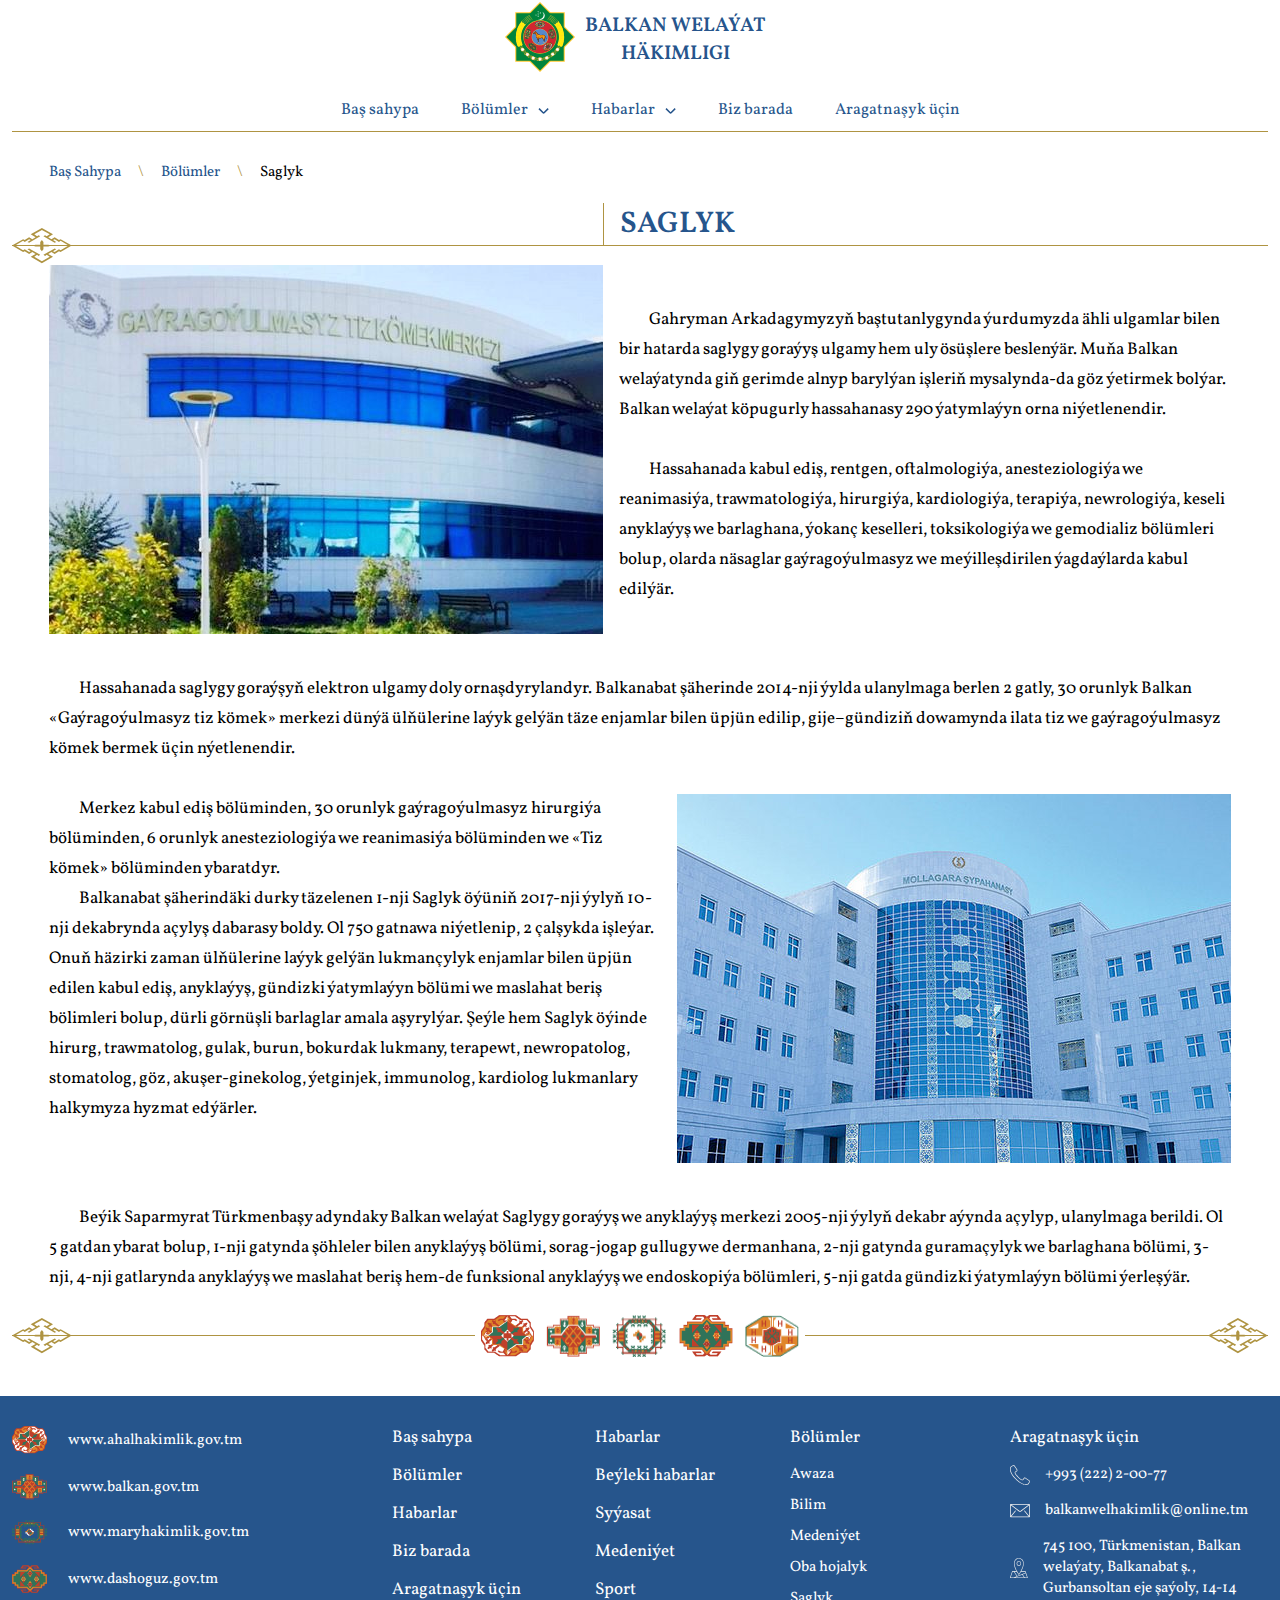
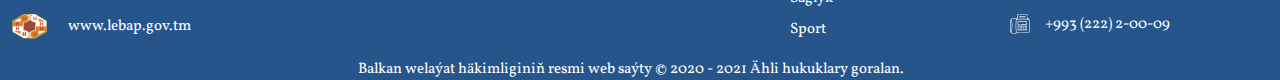
<file: saglyk.html>
<!DOCTYPE html>
<html lang="en">
<head>
    <meta charset="UTF-8">
    <meta http-equiv="X-UA-Compatible" content="IE=edge">
    <meta name="viewport" content="width=device-width, initial-scale=1.0">
    <link rel="stylesheet" href="css/owl.carousel.min.css">
    <link rel="stylesheet" href="css/owl.theme.default.min.css">
    <link rel="stylesheet" href="css/main.css">
    <link rel="stylesheet" href="css/animate.css">
    <link rel="preconnect" href="https://fonts.gstatic.com">
    <link href="https://fonts.googleapis.com/css2?family=Vollkorn:wght@400;500;600;700;800&display=swap" rel="stylesheet">
    <title>Document</title>
</head>
<body id="top">
    <!-- Header -->
    <header>
        <div class="container">
            <div class="header">
                <div class="logo">
                    <a href="index.html"><img src="images/gerb 1.svg" alt="" class="logo-icon"></a>
                    <h1 class="logo-name">BALKAN WELAÝAT HÄKIMLIGI</h1>
                </div>
                <nav class="nav">
                    <ul class="menu">
                         <li ><a href="index.html" class="link link--dia">Baş sahypa</a></li>
                         <li class="first-menu-arrow menu-sections">Bölümler <img src="images/Vector 1.svg" alt="">
                            <ul>
                                <li><a href="awaza.html" class="link link--dia">Awaza</a></li>
                                <li><a href="bilim.html" class="link link--dia">Bilim</a></li>
                                <li><a href="medeniyet.html" class="link link--dia">Medeniýet</a></li>
                                <li><a href="oba-hojalyk.html" class="link link--dia">Oba hojalyk</a></li>
                                <li><a href="saglyk.html" class="link link--dia">Saglyk</a></li>
                                <li><a href="sport.html" class="link link--dia">Sport</a></li>
                            </ul>
                        </li>
                         <li class="menu-news">Habarlar <img src="images/Vector 1.svg" alt="">
                            <ul>
                                <li><a href="main_news.html" class="link link--dia">Beýleki habarlar</a></li>
                                <li><a href="toursim_news.html" class="link link--dia">Syýasat</a></li>
                                <li><a href="medeniyet_news.html" class="link link--dia">Medeniýet</a></li>
                                <li><a href="sport_news.html" class="link link--dia">Sport</a></li>

                            </ul>
                        </li>
                         <li class="moveit"><a href="about.html" class="link link--dia">Biz barada</a></li>
                         <li class=""><a href="feedback.html" class="link link--dia">Aragatnaşyk üçin</a></li>
                    </ul>
                </nav>
                <div class="burger_menu">
                    <a class="burger_menu-btn">
                        <span></span>
                    </a>
                </div>
                <div class="tab_menu">
                    <div class="clearfix"></div>
                    <nav class="burger_menu-list">
                        <div class="arrow_by_burger">
                            <h2>BALKAN WELAÝAT <br> HÄKIMLIGI</h2>
                            <div class="arrow-gold-hor-burger">
                                <img src="images/Group 20.svg" alt="" class="arrow_icon_burger">
                                <div class="arrow_band_burger"></div>
                            </div>
                        </div>
                        <ul class="main_burger_menu">
                            <li class="li"><a href="index.html" class="link link--dia">Baş sahypa</a></li>
                            <li class="li section_burger_btn">Bölümler <img src="images/gerbs/Vector 1.svg" alt="">
                                <ul class="section_burger_menu">
                                    <li><a href="awaza.html" class="link link--dia">Awaza</a></li>
                                    <li><a href="bilim.html" class="link link--dia">Bilim</a></li>
                                    <li><a href="medeniyet.html" class="link link--dia">Medeniýet</a></li>
                                    <li><a href="oba-hojalyk.html" class="link link--dia">Oba hojalyk</a></li>
                                    <li><a href="saglyk.html" class="link link--dia">Saglyk</a></li>
                                    <li><a href="sport.html" class="link link--dia">Sport</a></li>
                                </ul>
                            </li>
                            <li class="li news_burger_btn">Habarlar <img src="images/gerbs/Vector 1.svg" alt="">
                                <ul class="news_burger_menu">
                                    <li><a href="main_news.html" class="link link--dia">Beýleki habarlar</a></li>
                                    <li><a href="toursim_news.html" class="link link--dia">Syýasat</a></li>
                                    <li><a href="medeniyet_news.html" class="link link--dia">Medeniýet</a></li>
                                    <li><a href="sport_news.html" class="link link--dia">Sport</a></li>
                                </ul>
                            </li>
                            <li class="li"><a href="about.html" class="link link--dia">Biz barada</a></li>
                            <li class="li"><a href="feedback.html" class="link link--dia">Aragatnaşyk üçin</a></li>
                       </ul>
                    </nav>
                </div>
            </div>
        </div>
    </header>
    <div class="container_2">
        <div class="navigate">
            <a href="index.html"><span class="navigate_road">Baş Sahypa</span></a>
            <span class="navigate_icon">\</span>
            <span class="navigate_road">Bölümler</span>
            <span class="navigate_icon">\</span>
            <span>Saglyk</span>
        </div>
    </div>
    <div class="container_2">
        <h2 class="about_banner">Saglyk</h2>
    </div>
    <div class="container">
        <div class="test">
            <div class="arrow-gold-hor">
                <img src="images/Group 20.svg" alt="" class="arrow-icon wow fadeIn" data-wow-duration="1s" data-wow-delay="0.5s">
                <div class="arrow wow slideInLeft" data-wow-duration="3s" data-wow-delay="1s"></div>
            </div>
        </div>
    </div>
    <div class="container_2">
        <div class="first_block_about">
            <img src="images/saglyk/saglyk 1.jpg" alt="">
            <div class="p_about">
                <p>Gahryman Arkadagymyzyň baştutanlygynda ýurdumyzda ähli ulgamlar bilen bir hatarda saglygy goraýyş ulgamy hem uly ösüşlere beslenýär. Muňa Balkan welaýatynda giň gerimde alnyp barylýan işleriň mysalynda-da göz ýetirmek bolýar. Balkan welaýat köpugurly hassahanasy 290 ýatymlaýyn orna niýetlenendir.</p>
                <br>
                <p>Hassahanada kabul ediş, rentgen, oftalmologiýa, anesteziologiýa we reanimasiýa, trawmatologiýa, hirurgiýa, kardiologiýa, terapiýa, newrologiýa, keseli anyklaýyş we barlaghana, ýokanç keselleri, toksikologiýa we gemodializ bölümleri bolup, olarda näsaglar gaýragoýulmasyz we meýilleşdirilen ýagdaýlarda kabul edilýär.</p>
            </div>
        </div>
        <div class="second_block_about clearfix">
            <br>
            <p>Hassahanada saglygy goraýşyň elektron ulgamy doly ornaşdyrylandyr. Balkanabat şäherinde 2014-nji ýylda ulanylmaga berlen 2 gatly, 30 orunlyk Balkan «Gaýragoýulmasyz tiz kömek» merkezi dünýä ülňülerine laýyk gelýän täze enjamlar bilen üpjün edilip, gije–gündiziň dowamynda ilata  tiz we gaýragoýulmasyz kömek bermek üçin nýetlenendir.</p>
            <br>
        </div>
        <div class="third_block_about">
            <img src="images/saglyk/saglyk 2.jpg" alt="">
            <div class="third_about_text">
                <p>Merkez kabul ediş bölüminden, 30 orunlyk gaýragoýulmasyz hirurgiýa bölüminden, 6 orunlyk anesteziologiýa we reanimasiýa bölüminden we «Tiz kömek» bölüminden ybaratdyr.</p>
                <p>Balkanabat şäherindäki  durky täzelenen 1-nji Saglyk  öýüniň  2017-nji ýylyň   10-nji dekabrynda  açylyş dabarasy boldy. Ol 750  gatnawa  niýetlenip, 2 çalşykda işleýar. Onuň häzirki zaman ülňülerine laýyk gelýän lukmançylyk    enjamlar bilen üpjün edilen   kabul ediş, anyklaýyş, gündizki  ýatymlaýyn bölümi we maslahat beriş bölimleri bolup, dürli görnüşli barlaglar amala aşyrylýar. Şeýle hem Saglyk öýinde hirurg, trawmatolog, gulak, burun, bokurdak lukmany, terapewt, newropatolog, stomatolog, göz, akuşer-ginekolog, ýetginjek, immunolog, kardiolog lukmanlary halkymyza  hyzmat  edýärler.</p>
            </div>
        </div>
        <div class="second_block_about clearfix">
            <br>
            <p>Beýik Saparmyrat Türkmenbaşy adyndaky Balkan welaýat Saglygy goraýyş we anyklaýyş merkezi 2005-nji ýylyň  dekabr  aýynda açylyp, ulanylmaga berildi.  Ol 5 gatdan ybarat bolup, 1-nji gatynda şöhleler bilen anyklaýyş bölümi, sorag-jogap gullugy we dermanhana, 2-nji gatynda guramaçylyk we barlaghana bölümi, 3-nji, 4-nji gatlarynda anyklaýyş we maslahat beriş hem-de funksional anyklaýyş we endoskopiýa bölümleri, 5-nji gatda gündizki ýatymlaýyn bölümi ýerleşýär.</p>
        </div>
    </div>
    <div class="container">
        <div class="arrow_of_gerb">
            <img class="icon_of_arrow" src="images/Group 20.svg" alt="">
            <div class="gerbs-collect">
                <img src="images/gerbs/1.png" alt="">
                <img src="images/gerbs/2.png" alt="">
                <img src="images/gerbs/3.png" alt="">
                <img src="images/gerbs/4.png" alt="">
                <img src="images/gerbs/5.png" alt="">
            </div>
            <img class="icon_of_arrow" src="images/Group 20.svg" alt="">
        </div>
        <div class="arrow_bottom"></div>
    </div>
    <!-- Footer -->
    <footer>
        <div class="container">
            <div class="footer">
                <div class="first-col">
                    <p><img src="images/Group 22.svg" alt=""><a href="http://ahalhakimlik.gov.tm">www.ahalhakimlik.gov.tm</a></p>
                    <p><img src="images/Group 23.svg" alt=""><a href="http://balkan.gov.tm">www.balkan.gov.tm</a></p>
                    <p><img src="images/Group 24.svg" alt=""><a href="http://maryhakimlik.gov.tm">www.maryhakimlik.gov.tm</a></p>
                    <p><img src="images/Group 25.svg" alt=""><a href="http://dashoguz.gov.tm">www.dashoguz.gov.tm</a></p>
                    <p><img src="images/Group 26.svg" alt=""><a href="http://lebap.gov.tm">www.lebap.gov.tm</a></p>
                </div>
                <div class="upper-col">
                    <div class="second-col">
                        <a href="index.html"><h6>Baş sahypa</h6></a>
                        <a href="#">Bölümler</a>
                        <a href="#">Habarlar</a>
                        <a href="about.html">Biz barada</a>
                        <a href="feedback.html">Aragatnaşyk üçin</a>
                    </div>
                    <div class="third-col">
                        <h6>Habarlar</h6>
                        <a href="main_news.html">Beýleki habarlar</a>
                        <a href="toursim_news.html">Syýasat</a>
                        <a href="medeniyet_news.html">Medeniýet</a>
                        <a href="sport_news.html">Sport</a>
                    </div>
                    <div class="fourth-col">
                        <h6>Bölümler</h6>
                        <a href="awaza.html">Awaza</a>
                        <a href="bilim.html">Bilim</a>
                        <a href="medeniyet.html">Medeniýet</a>
                        <a href="oba-hojalyk.html">Oba hojalyk</a>
                        <a href="saglyk.html">Saglyk</a>
                        <a href="sport.html">Sport</a>
                    </div>
                </div>
                <div class="fifth-col">
                    <h6>Aragatnaşyk üçin</h6>
                    <p><img src="images/Vector.svg" alt=""><a href="tel:+99322220077">+993 (222) 2-00-77</a></p>
                    <p><img src="images/Group.svg" alt=""><a href="mailto:balkanwelhakimlik@online.tm">balkanwelhakimlik@online.tm</a></p>
                    <p><img src="images/Group (1).svg" alt="">745 100, Türkmenistan, Balkan welaýaty, Balkanabat ş., Gurbansoltan eje şaýoly, 14-14</p>
                    <p><img src="images/Group (2).svg" alt="">+993 (222) 2-00-09</p>
                </div>
            </div>
            <div class="footer-bottom">
                <p>Balkan welaýat häkimliginiň resmi web saýty © 2020 - 2021 Ähli hukuklary goralan.</p>
            </div>
        </div>
    </footer>
    <div id="fixed-button"><a href="#top"><img src="images/Group 125.svg" alt=""></a></div>
    
    <script src="js/jquery.js"></script>
    <script src="js/owl.carousel.min.js"></script>
    <script src="js/wow.min.js"></script>
	<script>new WOW().init();</script>
    <script src="js/script.js"></script>
</body>
</html>
</file>
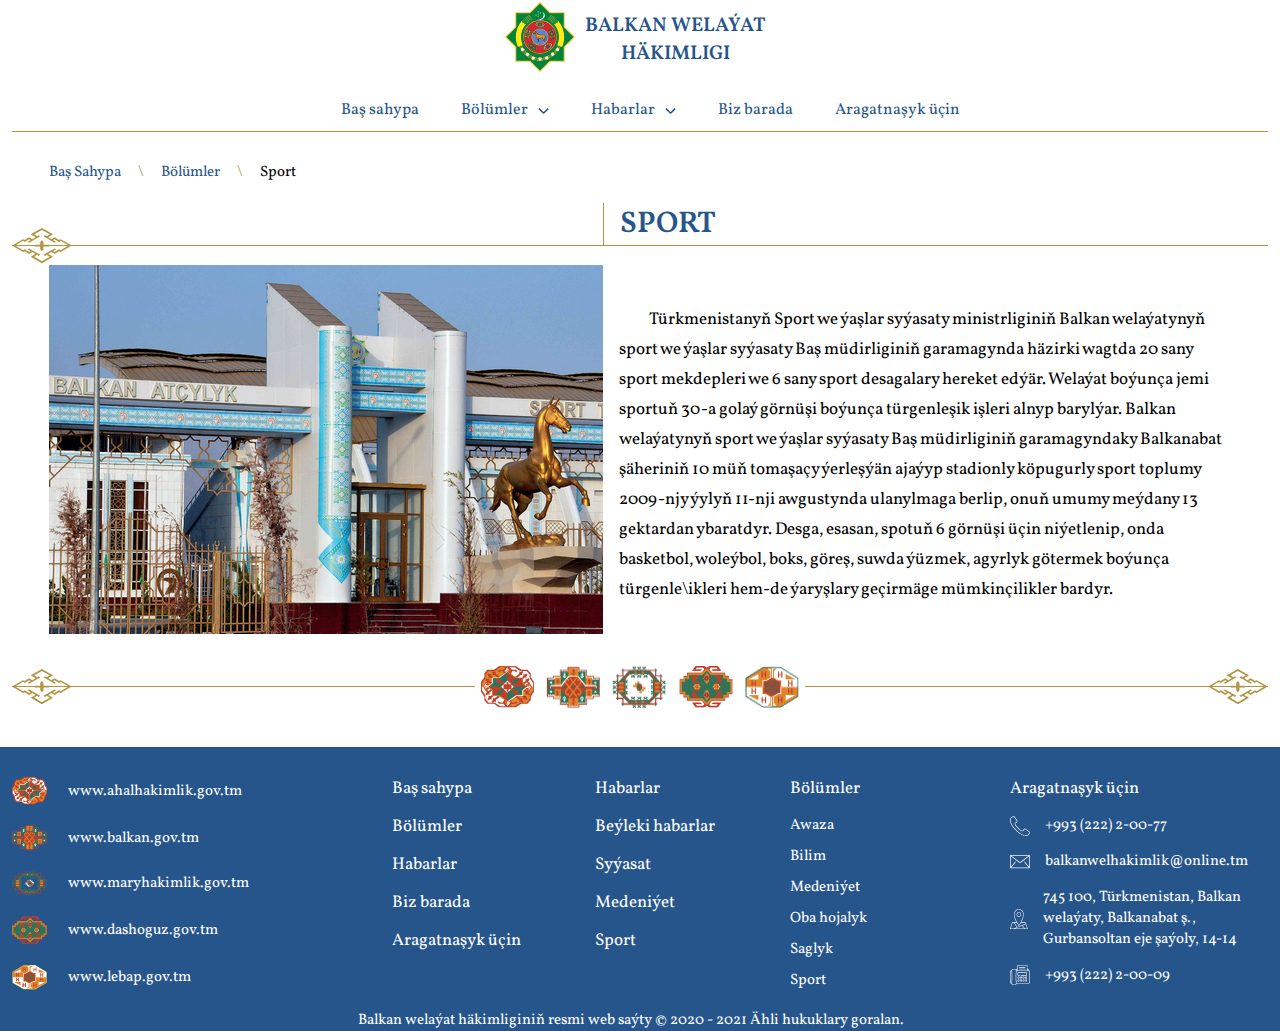
<file: sport.html>
<!DOCTYPE html>
<html lang="en">
<head>
    <meta charset="UTF-8">
    <meta http-equiv="X-UA-Compatible" content="IE=edge">
    <meta name="viewport" content="width=device-width, initial-scale=1.0">
    <link rel="stylesheet" href="css/owl.carousel.min.css">
    <link rel="stylesheet" href="css/owl.theme.default.min.css">
    <link rel="stylesheet" href="css/main.css">
    <link rel="stylesheet" href="css/animate.css">
    <link rel="preconnect" href="https://fonts.gstatic.com">
    <link href="https://fonts.googleapis.com/css2?family=Vollkorn:wght@400;500;600;700;800&display=swap" rel="stylesheet">
    <title>Document</title>
</head>
<body id="top">
    <!-- Header -->
    <header>
        <div class="container">
            <div class="header">
                <div class="logo">
                    <a href="index.html"><img src="images/gerb 1.svg" alt="" class="logo-icon"></a>
                    <h1 class="logo-name">BALKAN WELAÝAT HÄKIMLIGI</h1>
                </div>
                <nav class="nav">
                    <ul class="menu">
                         <li ><a href="index.html" class="link link--dia">Baş sahypa</a></li>
                         <li class="first-menu-arrow menu-sections">Bölümler <img src="images/Vector 1.svg" alt="">
                            <ul>
                                <li><a href="awaza.html" class="link link--dia">Awaza</a></li>
                                <li><a href="bilim.html" class="link link--dia">Bilim</a></li>
                                <li><a href="medeniyet.html" class="link link--dia">Medeniýet</a></li>
                                <li><a href="oba-hojalyk.html" class="link link--dia">Oba hojalyk</a></li>
                                <li><a href="saglyk.html" class="link link--dia">Saglyk</a></li>
                                <li><a href="sport.html" class="link link--dia">Sport</a></li>
                            </ul>
                        </li>
                         <li class="menu-news">Habarlar <img src="images/Vector 1.svg" alt="">
                            <ul>
                                <li><a href="main_news.html" class="link link--dia">Beýleki habarlar</a></li>
                                <li><a href="toursim_news.html" class="link link--dia">Syýasat</a></li>
                                <li><a href="medeniyet_news.html" class="link link--dia">Medeniýet</a></li>
                                <li><a href="sport_news.html" class="link link--dia">Sport</a></li>

                            </ul>
                        </li>
                         <li class="moveit"><a href="about.html" class="link link--dia">Biz barada</a></li>
                         <li class=""><a href="feedback.html" class="link link--dia">Aragatnaşyk üçin</a></li>
                    </ul>
                </nav>
                <div class="burger_menu">
                    <a class="burger_menu-btn">
                        <span></span>
                    </a>
                </div>
                <div class="tab_menu">
                    <div class="clearfix"></div>
                    <nav class="burger_menu-list">
                        <div class="arrow_by_burger">
                            <h2>BALKAN WELAÝAT <br> HÄKIMLIGI</h2>
                            <div class="arrow-gold-hor-burger">
                                <img src="images/Group 20.svg" alt="" class="arrow_icon_burger">
                                <div class="arrow_band_burger"></div>
                            </div>
                        </div>
                        <ul class="main_burger_menu">
                            <li class="li"><a href="index.html" class="link link--dia">Baş sahypa</a></li>
                            <li class="li section_burger_btn">Bölümler <img src="images/gerbs/Vector 1.svg" alt="">
                                <ul class="section_burger_menu">
                                    <li><a href="awaza.html" class="link link--dia">Awaza</a></li>
                                    <li><a href="bilim.html" class="link link--dia">Bilim</a></li>
                                    <li><a href="medeniyet.html" class="link link--dia">Medeniýet</a></li>
                                    <li><a href="oba-hojalyk.html" class="link link--dia">Oba hojalyk</a></li>
                                    <li><a href="saglyk.html" class="link link--dia">Saglyk</a></li>
                                    <li><a href="sport.html" class="link link--dia">Sport</a></li>
                                </ul>
                            </li>
                            <li class="li news_burger_btn">Habarlar <img src="images/gerbs/Vector 1.svg" alt="">
                                <ul class="news_burger_menu">
                                    <li><a href="main_news.html" class="link link--dia">Beýleki habarlar</a></li>
                                    <li><a href="toursim_news.html" class="link link--dia">Syýasat</a></li>
                                    <li><a href="medeniyet_news.html" class="link link--dia">Medeniýet</a></li>
                                    <li><a href="sport_news.html" class="link link--dia">Sport</a></li>
                                </ul>
                            </li>
                            <li class="li"><a href="about.html" class="link link--dia">Biz barada</a></li>
                            <li class="li"><a href="feedback.html" class="link link--dia">Aragatnaşyk üçin</a></li>
                       </ul>
                    </nav>
                </div>
            </div>
        </div>
    </header>
    <div class="container_2">
        <div class="navigate">
            <a href="index.html"><span class="navigate_road">Baş Sahypa</span></a>
            <span class="navigate_icon">\</span>
            <span class="navigate_road">Bölümler</span>
            <span class="navigate_icon">\</span>
            <span>Sport</span>
        </div>
    </div>
    <div class="container_2">
        <h2 class="about_banner">Sport</h2>
    </div>
    <div class="container">
        <div class="test">
            <div class="arrow-gold-hor">
                <img src="images/Group 20.svg" alt="" class="arrow-icon wow fadeIn" data-wow-duration="1s" data-wow-delay="0.5s">
                <div class="arrow wow slideInLeft" data-wow-duration="3s" data-wow-delay="1s"></div>
            </div>
        </div>
    </div>
    <div class="container_2">
        <div class="first_block_about">
            <img src="images/sport/sport.jpg" alt="">
            <div class="p_about">
                <p>Türkmenistanyň Sport we ýaşlar syýasaty ministrliginiň Balkan welaýatynyň sport we ýaşlar syýasaty Baş müdirliginiň garamagynda häzirki wagtda 20 sany sport mekdepleri we 6 sany sport desagalary hereket edýär. Welaýat boýunça jemi sportuň 30-a golaý görnüşi boýunça türgenleşik işleri alnyp barylýar.
                    Balkan welaýatynyň sport we ýaşlar syýasaty Baş müdirliginiň  garamagyndaky Balkanabat şäheriniň 10 müň tomaşaçy ýerleşýän ajaýyp stadionly köpugurly sport toplumy 2009-njy ýylyň 11-nji awgustynda ulanylmaga berlip, onuň umumy meýdany 13 gektardan ybaratdyr. Desga, esasan, spotuň 6 görnüşi üçin niýetlenip, onda basketbol, woleýbol, boks, göreş, suwda ýüzmek, agyrlyk götermek boýunça türgenle\ikleri hem-de ýaryşlary geçirmäge mümkinçilikler bardyr.</p>
            </div>
        </div>
        <div class="clearfix"></div>
    </div>
    <div class="container">
        <div class="arrow_of_gerb">
            <img class="icon_of_arrow" src="images/Group 20.svg" alt="">
            <div class="gerbs-collect">
                <img src="images/gerbs/1.png" alt="">
                <img src="images/gerbs/2.png" alt="">
                <img src="images/gerbs/3.png" alt="">
                <img src="images/gerbs/4.png" alt="">
                <img src="images/gerbs/5.png" alt="">
            </div>
            <img class="icon_of_arrow" src="images/Group 20.svg" alt="">
        </div>
        <div class="arrow_bottom"></div>
    </div>
    <!-- Footer -->
    <footer>
        <div class="container">
            <div class="footer">
                <div class="first-col">
                    <p><img src="images/Group 22.svg" alt=""><a href="http://ahalhakimlik.gov.tm">www.ahalhakimlik.gov.tm</a></p>
                    <p><img src="images/Group 23.svg" alt=""><a href="http://balkan.gov.tm">www.balkan.gov.tm</a></p>
                    <p><img src="images/Group 24.svg" alt=""><a href="http://maryhakimlik.gov.tm">www.maryhakimlik.gov.tm</a></p>
                    <p><img src="images/Group 25.svg" alt=""><a href="http://dashoguz.gov.tm">www.dashoguz.gov.tm</a></p>
                    <p><img src="images/Group 26.svg" alt=""><a href="http://lebap.gov.tm">www.lebap.gov.tm</a></p>
                </div>
                <div class="upper-col">
                    <div class="second-col">
                        <a href="index.html"><h6>Baş sahypa</h6></a>
                        <a href="#">Bölümler</a>
                        <a href="#">Habarlar</a>
                        <a href="about.html">Biz barada</a>
                        <a href="feedback.html">Aragatnaşyk üçin</a>
                    </div>
                    <div class="third-col">
                        <h6>Habarlar</h6>
                        <a href="main_news.html">Beýleki habarlar</a>
                        <a href="toursim_news.html">Syýasat</a>
                        <a href="medeniyet_news.html">Medeniýet</a>
                        <a href="sport_news.html">Sport</a>
                    </div>
                    <div class="fourth-col">
                        <h6>Bölümler</h6>
                        <a href="awaza.html">Awaza</a>
                        <a href="bilim.html">Bilim</a>
                        <a href="medeniyet.html">Medeniýet</a>
                        <a href="oba-hojalyk.html">Oba hojalyk</a>
                        <a href="saglyk.html">Saglyk</a>
                        <a href="sport.html">Sport</a>
                    </div>
                </div>
                <div class="fifth-col">
                    <h6>Aragatnaşyk üçin</h6>
                    <p><img src="images/Vector.svg" alt=""><a href="tel:+99322220077">+993 (222) 2-00-77</a></p>
                    <p><img src="images/Group.svg" alt=""><a href="mailto:balkanwelhakimlik@online.tm">balkanwelhakimlik@online.tm</a></p>
                    <p><img src="images/Group (1).svg" alt="">745 100, Türkmenistan, Balkan welaýaty, Balkanabat ş., Gurbansoltan eje şaýoly, 14-14</p>
                    <p><img src="images/Group (2).svg" alt="">+993 (222) 2-00-09</p>
                </div>
            </div>
            <div class="footer-bottom">
                <p>Balkan welaýat häkimliginiň resmi web saýty © 2020 - 2021 Ähli hukuklary goralan.</p>
            </div>
        </div>
    </footer>
    <div id="fixed-button"><a href="#top"><img src="images/Group 125.svg" alt=""></a></div>
    
    <script src="js/jquery.js"></script>
    <script src="js/owl.carousel.min.js"></script>
    <script src="js/wow.min.js"></script>
	<script>new WOW().init();</script>
    <script src="js/script.js"></script>
</body>
</html>
</file>
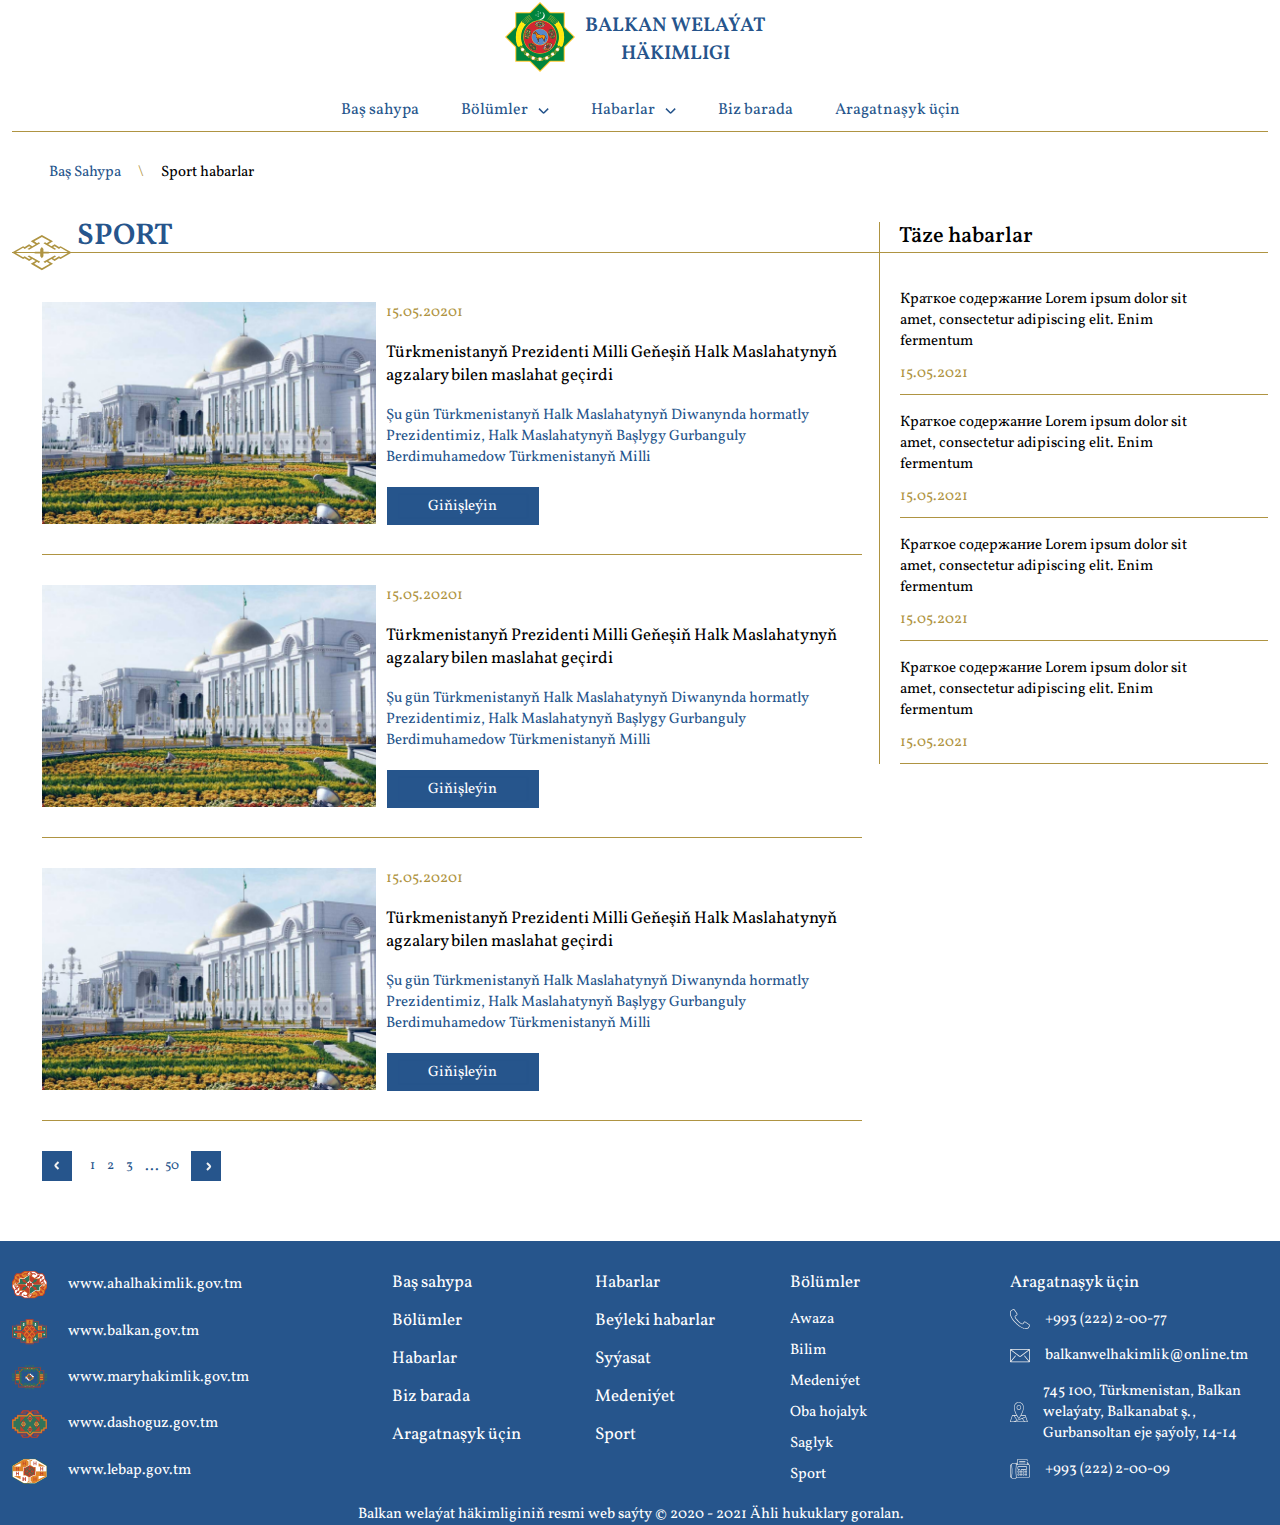
<file: sport_news.html>
<!DOCTYPE html>
<html lang="en">
<head>
    <meta charset="UTF-8">
    <meta http-equiv="X-UA-Compatible" content="IE=edge">
    <meta name="viewport" content="width=device-width, initial-scale=1.0">
    <link rel="stylesheet" href="css/owl.carousel.min.css">
    <link rel="stylesheet" href="css/owl.theme.default.min.css">
    <link rel="stylesheet" href="css/main.css">
    <link rel="stylesheet" href="css/animate.css">
    <link rel="preconnect" href="https://fonts.gstatic.com">
    <link href="https://fonts.googleapis.com/css2?family=Vollkorn:wght@400;500;600;700;800&display=swap" rel="stylesheet">
    <title>Document</title>
</head>
<body id="top">
    <!-- Header -->
    <header>
        <div class="container">
            <div class="header">
                <div class="logo">
                    <a href="index.html"><img src="images/gerb 1.svg" alt="" class="logo-icon"></a>
                    <h1 class="logo-name">BALKAN WELAÝAT HÄKIMLIGI</h1>
                </div>
                <nav class="nav">
                    <ul class="menu">
                         <li ><a href="index.html" class="link link--dia">Baş sahypa</a></li>
                         <li class="first-menu-arrow menu-sections">Bölümler <img src="images/Vector 1.svg" alt="">
                            <ul>
                                <li><a href="awaza.html" class="link link--dia">Awaza</a></li>
                                <li><a href="bilim.html" class="link link--dia">Bilim</a></li>
                                <li><a href="medeniyet.html" class="link link--dia">Medeniýet</a></li>
                                <li><a href="oba-hojalyk.html" class="link link--dia">Oba hojalyk</a></li>
                                <li><a href="saglyk.html" class="link link--dia">Saglyk</a></li>
                                <li><a href="sport.html" class="link link--dia">Sport</a></li>
                            </ul>
                        </li>
                         <li class="menu-news">Habarlar <img src="images/Vector 1.svg" alt="">
                            <ul>
                                <li><a href="main_news.html" class="link link--dia">Beýleki habarlar</a></li>
                                <li><a href="toursim_news.html" class="link link--dia">Syýasat</a></li>
                                <li><a href="medeniyet_news.html" class="link link--dia">Medeniýet</a></li>
                                <li><a href="sport_news.html" class="link link--dia">Sport</a></li>

                            </ul>
                        </li>
                         <li class="moveit"><a href="about.html" class="link link--dia">Biz barada</a></li>
                         <li class=""><a href="feedback.html" class="link link--dia">Aragatnaşyk üçin</a></li>
                    </ul>
                </nav>
                <div class="burger_menu">
                    <a class="burger_menu-btn">
                        <span></span>
                    </a>
                </div>
                <div class="tab_menu">
                    <div class="clearfix"></div>
                    <nav class="burger_menu-list">
                        <div class="arrow_by_burger">
                            <h2>BALKAN WELAÝAT <br> HÄKIMLIGI</h2>
                            <div class="arrow-gold-hor-burger">
                                <img src="images/Group 20.svg" alt="" class="arrow_icon_burger">
                                <div class="arrow_band_burger"></div>
                            </div>
                        </div>
                        <ul class="main_burger_menu">
                            <li class="li"><a href="index.html" class="link link--dia">Baş sahypa</a></li>
                            <li class="li section_burger_btn">Bölümler <img src="images/gerbs/Vector 1.svg" alt="">
                                <ul class="section_burger_menu">
                                    <li><a href="awaza.html" class="link link--dia">Awaza</a></li>
                                    <li><a href="bilim.html" class="link link--dia">Bilim</a></li>
                                    <li><a href="medeniyet.html" class="link link--dia">Medeniýet</a></li>
                                    <li><a href="oba-hojalyk.html" class="link link--dia">Oba hojalyk</a></li>
                                    <li><a href="saglyk.html" class="link link--dia">Saglyk</a></li>
                                    <li><a href="sport.html" class="link link--dia">Sport</a></li>
                                </ul>
                            </li>
                            <li class="li news_burger_btn">Habarlar <img src="images/gerbs/Vector 1.svg" alt="">
                                <ul class="news_burger_menu">
                                    <li><a href="main_news.html" class="link link--dia">Beýleki habarlar</a></li>
                                    <li><a href="toursim_news.html" class="link link--dia">Syýasat</a></li>
                                    <li><a href="medeniyet_news.html" class="link link--dia">Medeniýet</a></li>
                                    <li><a href="sport_news.html" class="link link--dia">Sport</a></li>
                                </ul>
                            </li>
                            <li class="li"><a href="about.html" class="link link--dia">Biz barada</a></li>
                            <li class="li"><a href="feedback.html" class="link link--dia">Aragatnaşyk üçin</a></li>
                       </ul>
                    </nav>
                </div>
            </div>
        </div>
    </header>
    <div class="container_2">
        <div class="navigate">
            <a href="index.html"><span class="navigate_road">Baş Sahypa</span></a>
            <span class="navigate_icon">\</span>
            <span>Sport habarlar</span>
        </div>
    </div>
    <div class="container">
        <div class="tourisim_banner">
            <h2>Sport</h2>
            <h5>Täze habarlar</h5>
        </div>
    </div>
    <div class="container">
        <div class="test">
            <div class="arrow-gold-hor">
                <img src="images/Group 20.svg" alt="" class="arrow-icon wow fadeIn" data-wow-duration="1s" data-wow-delay="0.5s">
                <div class="arrow wow slideInLeft" data-wow-duration="3s" data-wow-delay="1s"></div>
            </div>
        </div>
    </div>
    <section>
        <div class="container">
            <div class="tourisim_news">
                <div class="main_news">
                    <div class="main_news_item">
                        <img src="images/tour_new_item.png" alt="">
                        <div class="main_news_item_blog">
                            <span>15.05.20201</span>
                            <h3>Türkmenistanyň Prezidenti Milli Geňeşiň Halk Maslahatynyň agzalary bilen maslahat geçirdi</h3>
                            <p>Şu gün Türkmenistanyň Halk Maslahatynyň Diwanynda hormatly Prezidentimiz, Halk Maslahatynyň Başlygy Gurbanguly Berdimuhamedow Türkmenistanyň Milli </p>
                            <div class="content__item">
                                <a href="toursim_news_page.html" class="button button--dione"><span>Giňişleýin</span></a>
                            </div>
                        </div>
                    </div>
                    <div class="main_news_item">
                        <img src="images/tour_new_item.png" alt="">
                        <div class="main_news_item_blog">
                            <span>15.05.20201</span>
                            <h3>Türkmenistanyň Prezidenti Milli Geňeşiň Halk Maslahatynyň agzalary bilen maslahat geçirdi</h3>
                            <p>Şu gün Türkmenistanyň Halk Maslahatynyň Diwanynda hormatly Prezidentimiz, Halk Maslahatynyň Başlygy Gurbanguly Berdimuhamedow Türkmenistanyň Milli </p>
                            <div class="content__item">
                                <a href="#" class="button button--dione"><span>Giňişleýin</span></a>
                            </div>
                        </div>
                    </div>
                    <div class="main_news_item">
                        <img src="images/tour_new_item.png" alt="">
                        <div class="main_news_item_blog">
                            <span>15.05.20201</span>
                            <h3>Türkmenistanyň Prezidenti Milli Geňeşiň Halk Maslahatynyň agzalary bilen maslahat geçirdi</h3>
                            <p>Şu gün Türkmenistanyň Halk Maslahatynyň Diwanynda hormatly Prezidentimiz, Halk Maslahatynyň Başlygy Gurbanguly Berdimuhamedow Türkmenistanyň Milli </p>
                            <div class="content__item">
                                <a href="#" class="button button--dione"><span>Giňişleýin</span></a>
                            </div>
                        </div>
                    </div>
                    <div class="navigate_bar">
                        <span><button><img src="images/btn_left.svg" alt=""></button></span>
                        <span><button>1</button></span>
                        <span><button>2</button></span>
                        <span><button>3</button></span>
                        <span>...</span>
                        <span><button>50</button></span>
                        <span><button><img src="images/btn_right.svg" alt=""></button></span>
                    </div>
                </div>
                <div class="more_news" id="testjs">
                    <div class="arrow-gold-ver wow slideInUp"   data-wow-duration="1s" data-wow-delay="0.3s"></div>
                    <div class="more_news_list">
                        <div class="more_new_item">
                            <a href="#"><h6>Краткое содержание Lorem ipsum dolor sit amet, consectetur adipiscing elit. Enim fermentum </h6></a>
                            <span>15.05.2021</span>
                        </div>
                        <div class="more_new_item">
                            <a href="#"><h6>Краткое содержание Lorem ipsum dolor sit amet, consectetur adipiscing elit. Enim fermentum </h6></a>
                            <span>15.05.2021</span>
                        </div>
                        <div class="more_new_item">
                            <a href="#"><h6>Краткое содержание Lorem ipsum dolor sit amet, consectetur adipiscing elit. Enim fermentum </h6></a>
                            <span>15.05.2021</span>
                        </div>
                        <div class="more_new_item">
                            <a href="#"><h6>Краткое содержание Lorem ipsum dolor sit amet, consectetur adipiscing elit. Enim fermentum </h6></a>
                            <span>15.05.2021</span>
                        </div>
                    </div>
                </div>
            </div>
        </div>
    </section>
    <!-- Footer -->
    <footer>
        <div class="container">
            <div class="footer">
                <div class="first-col">
                    <p><img src="images/Group 22.svg" alt=""><a href="http://ahalhakimlik.gov.tm">www.ahalhakimlik.gov.tm</a></p>
                    <p><img src="images/Group 23.svg" alt=""><a href="http://balkan.gov.tm">www.balkan.gov.tm</a></p>
                    <p><img src="images/Group 24.svg" alt=""><a href="http://maryhakimlik.gov.tm">www.maryhakimlik.gov.tm</a></p>
                    <p><img src="images/Group 25.svg" alt=""><a href="http://dashoguz.gov.tm">www.dashoguz.gov.tm</a></p>
                    <p><img src="images/Group 26.svg" alt=""><a href="http://lebap.gov.tm">www.lebap.gov.tm</a></p>
                </div>
                <div class="upper-col">
                    <div class="second-col">
                        <a href="index.html"><h6>Baş sahypa</h6></a>
                        <a href="#">Bölümler</a>
                        <a href="#">Habarlar</a>
                        <a href="about.html">Biz barada</a>
                        <a href="feedback.html">Aragatnaşyk üçin</a>
                    </div>
                    <div class="third-col">
                        <h6>Habarlar</h6>
                        <a href="main_news.html">Beýleki habarlar</a>
                        <a href="toursim_news.html">Syýasat</a>
                        <a href="medeniyet_news.html">Medeniýet</a>
                        <a href="sport_news.html">Sport</a>
                    </div>
                    <div class="fourth-col">
                        <h6>Bölümler</h6>
                        <a href="awaza.html">Awaza</a>
                        <a href="bilim.html">Bilim</a>
                        <a href="medeniyet.html">Medeniýet</a>
                        <a href="oba-hojalyk.html">Oba hojalyk</a>
                        <a href="saglyk.html">Saglyk</a>
                        <a href="sport.html">Sport</a>
                    </div>
                </div>
                <div class="fifth-col">
                    <h6>Aragatnaşyk üçin</h6>
                    <p><img src="images/Vector.svg" alt=""><a href="tel:+99322220077">+993 (222) 2-00-77</a></p>
                    <p><img src="images/Group.svg" alt=""><a href="mailto:balkanwelhakimlik@online.tm">balkanwelhakimlik@online.tm</a></p>
                    <p><img src="images/Group (1).svg" alt="">745 100, Türkmenistan, Balkan welaýaty, Balkanabat ş., Gurbansoltan eje şaýoly, 14-14</p>
                    <p><img src="images/Group (2).svg" alt="">+993 (222) 2-00-09</p>
                </div>
            </div>
            <div class="footer-bottom">
                <p>Balkan welaýat häkimliginiň resmi web saýty © 2020 - 2021 Ähli hukuklary goralan.</p>
            </div>
        </div>
    </footer>
    <div id="fixed-button"><a href="#top"><img src="images/Group 125.svg" alt=""></a></div>
    
    <script src="js/jquery.js"></script>
    <script src="js/owl.carousel.min.js"></script>
    <script src="js/wow.min.js"></script>
	<script>new WOW().init();</script>
    <script src="js/script.js"></script>
</body>
</html>
</file>
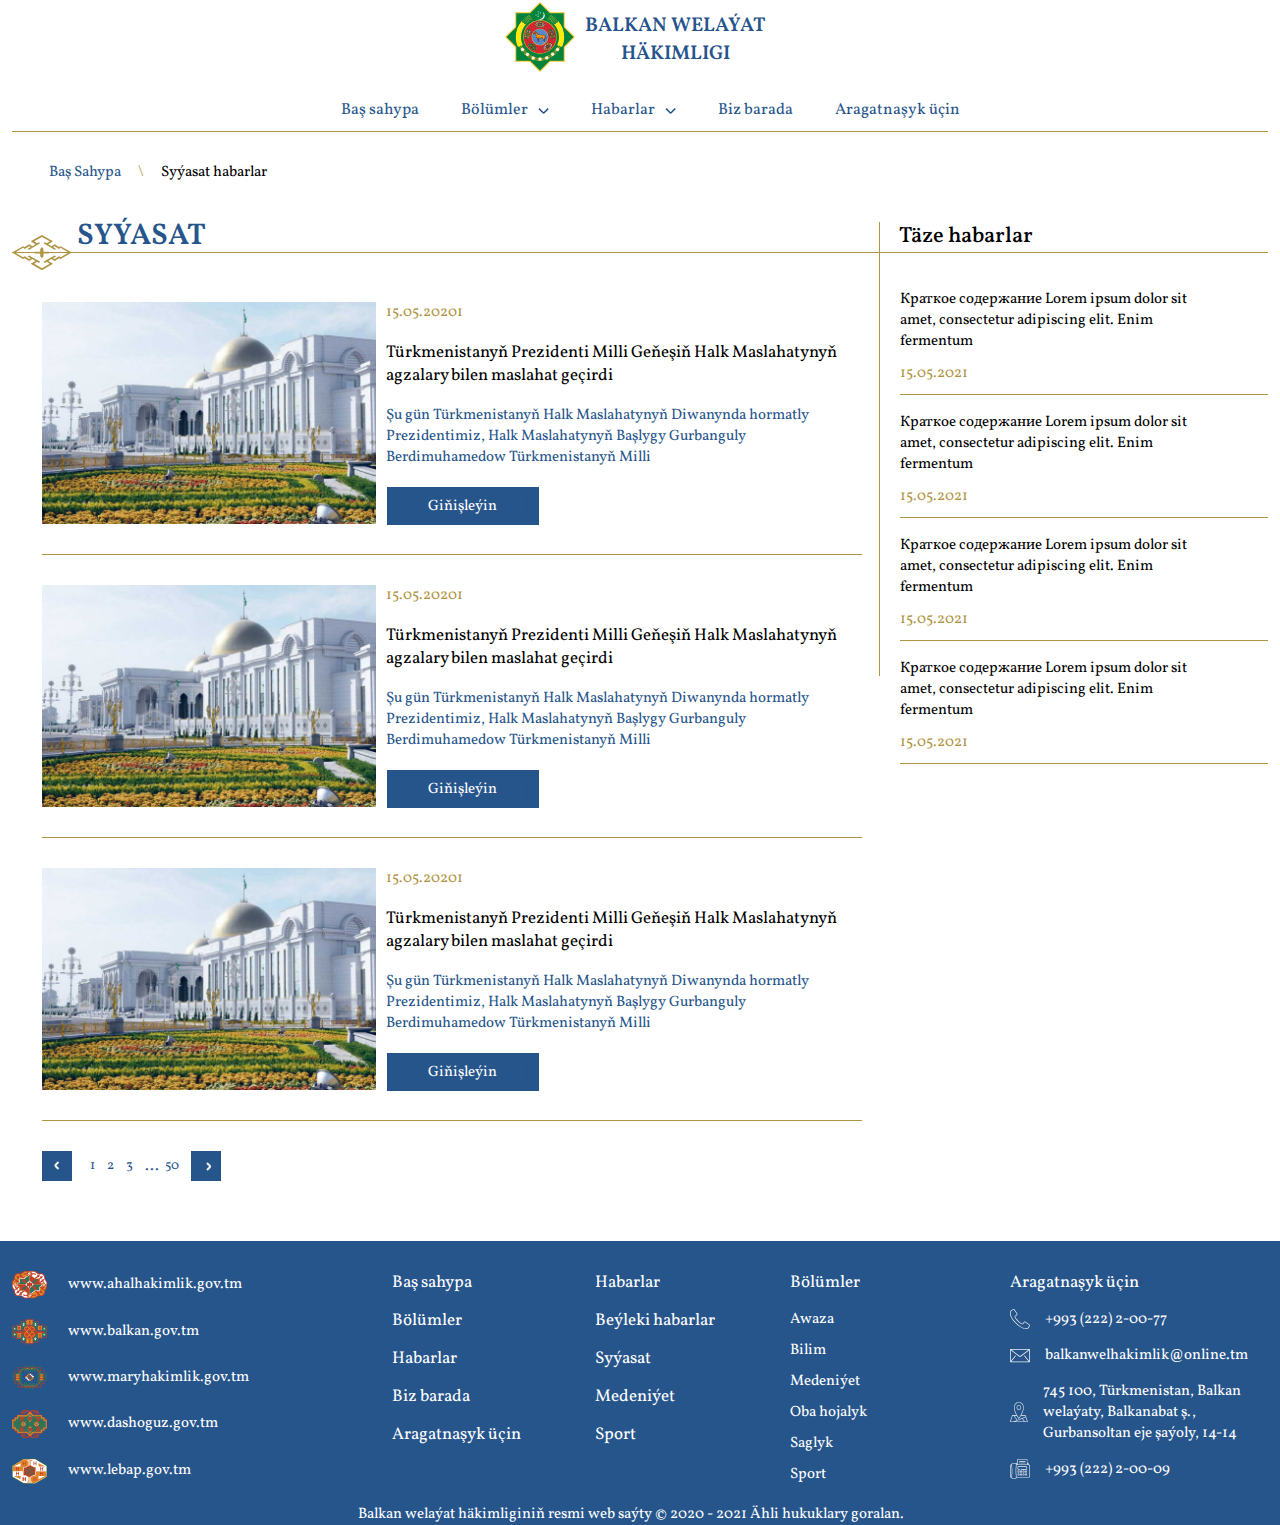
<file: toursim_news.html>
<!DOCTYPE html>
<html lang="en">
<head>
    <meta charset="UTF-8">
    <meta http-equiv="X-UA-Compatible" content="IE=edge">
    <meta name="viewport" content="width=device-width, initial-scale=1.0">
    <link rel="stylesheet" href="css/owl.carousel.min.css">
    <link rel="stylesheet" href="css/owl.theme.default.min.css">
    <link rel="stylesheet" href="css/main.css">
    <link rel="stylesheet" href="css/animate.css">
    <link rel="preconnect" href="https://fonts.gstatic.com">
    <link href="https://fonts.googleapis.com/css2?family=Vollkorn:wght@400;500;600;700;800&display=swap" rel="stylesheet">
    <title>Document</title>
</head>
<body id="top">
    <!-- Header -->
    <header>
        <div class="container">
            <div class="header">
                <div class="logo">
                    <a href="index.html"><img src="images/gerb 1.svg" alt="" class="logo-icon"></a>
                    <h1 class="logo-name">BALKAN WELAÝAT HÄKIMLIGI</h1>
                </div>
                <nav class="nav">
                    <ul class="menu">
                         <li ><a href="index.html" class="link link--dia">Baş sahypa</a></li>
                         <li class="first-menu-arrow menu-sections">Bölümler <img src="images/Vector 1.svg" alt="">
                            <ul>
                                <li><a href="awaza.html" class="link link--dia">Awaza</a></li>
                                <li><a href="bilim.html" class="link link--dia">Bilim</a></li>
                                <li><a href="medeniyet.html" class="link link--dia">Medeniýet</a></li>
                                <li><a href="oba-hojalyk.html" class="link link--dia">Oba hojalyk</a></li>
                                <li><a href="saglyk.html" class="link link--dia">Saglyk</a></li>
                                <li><a href="sport.html" class="link link--dia">Sport</a></li>
                            </ul>
                        </li>
                         <li class="menu-news">Habarlar <img src="images/Vector 1.svg" alt="">
                            <ul>
                                <li><a href="main_news.html" class="link link--dia">Beýleki habarlar</a></li>
                                <li><a href="toursim_news.html" class="link link--dia">Syýasat</a></li>
                                <li><a href="medeniyet_news.html" class="link link--dia">Medeniýet</a></li>
                                <li><a href="sport_news.html" class="link link--dia">Sport</a></li>

                            </ul>
                        </li>
                         <li class="moveit"><a href="about.html" class="link link--dia">Biz barada</a></li>
                         <li class=""><a href="feedback.html" class="link link--dia">Aragatnaşyk üçin</a></li>
                    </ul>
                </nav>
                <div class="burger_menu">
                    <a class="burger_menu-btn">
                        <span></span>
                    </a>
                </div>
                <div class="tab_menu">
                    <div class="clearfix"></div>
                    <nav class="burger_menu-list">
                        <div class="arrow_by_burger">
                            <h2>BALKAN WELAÝAT <br> HÄKIMLIGI</h2>
                            <div class="arrow-gold-hor-burger">
                                <img src="images/Group 20.svg" alt="" class="arrow_icon_burger">
                                <div class="arrow_band_burger"></div>
                            </div>
                        </div>
                        <ul class="main_burger_menu">
                            <li class="li"><a href="index.html" class="link link--dia">Baş sahypa</a></li>
                            <li class="li section_burger_btn">Bölümler <img src="images/gerbs/Vector 1.svg" alt="">
                                <ul class="section_burger_menu">
                                    <li><a href="awaza.html" class="link link--dia">Awaza</a></li>
                                    <li><a href="bilim.html" class="link link--dia">Bilim</a></li>
                                    <li><a href="medeniyet.html" class="link link--dia">Medeniýet</a></li>
                                    <li><a href="oba-hojalyk.html" class="link link--dia">Oba hojalyk</a></li>
                                    <li><a href="saglyk.html" class="link link--dia">Saglyk</a></li>
                                    <li><a href="sport.html" class="link link--dia">Sport</a></li>
                                </ul>
                            </li>
                            <li class="li news_burger_btn">Habarlar <img src="images/gerbs/Vector 1.svg" alt="">
                                <ul class="news_burger_menu">
                                    <li><a href="main_news.html" class="link link--dia">Beýleki habarlar</a></li>
                                    <li><a href="toursim_news.html" class="link link--dia">Syýasat</a></li>
                                    <li><a href="medeniyet_news.html" class="link link--dia">Medeniýet</a></li>
                                    <li><a href="sport_news.html" class="link link--dia">Sport</a></li>
                                </ul>
                            </li>
                            <li class="li"><a href="about.html" class="link link--dia">Biz barada</a></li>
                            <li class="li"><a href="feedback.html" class="link link--dia">Aragatnaşyk üçin</a></li>
                       </ul>
                    </nav>
                </div>
            </div>
        </div>
    </header>
    <div class="container_2">
        <div class="navigate">
            <a href="index.html"><span class="navigate_road">Baş Sahypa</span></a>
            <span class="navigate_icon">\</span>
            <span>Syýasat habarlar</span>
        </div>
    </div>
    <div class="container">
        <div class="tourisim_banner">
            <h2>Syýasat</h2>
            <h5>Täze habarlar</h5>
        </div>
    </div>
    <div class="container">
        <div class="test">
            <div class="arrow-gold-hor">
                <img src="images/Group 20.svg" alt="" class="arrow-icon wow fadeIn" data-wow-duration="1s" data-wow-delay="0.5s">
                <div class="arrow wow slideInLeft" data-wow-duration="3s" data-wow-delay="1s"></div>
            </div>
        </div>
    </div>
    <section>
        <div class="container">
            <div class="tourisim_news">
                <div class="main_news">
                    <div class="main_news_item">
                        <img src="images/tour_new_item.png" alt="">
                        <div class="main_news_item_blog">
                            <span>15.05.20201</span>
                            <h3>Türkmenistanyň Prezidenti Milli Geňeşiň Halk Maslahatynyň agzalary bilen maslahat geçirdi</h3>
                            <p>Şu gün Türkmenistanyň Halk Maslahatynyň Diwanynda hormatly Prezidentimiz, Halk Maslahatynyň Başlygy Gurbanguly Berdimuhamedow Türkmenistanyň Milli </p>
                            <div class="content__item">
                                <a href="toursim_news_page.html" class="button button--dione"><span>Giňişleýin</span></a>
                            </div>
                        </div>
                    </div>
                    <div class="main_news_item">
                        <img src="images/tour_new_item.png" alt="">
                        <div class="main_news_item_blog">
                            <span>15.05.20201</span>
                            <h3>Türkmenistanyň Prezidenti Milli Geňeşiň Halk Maslahatynyň agzalary bilen maslahat geçirdi</h3>
                            <p>Şu gün Türkmenistanyň Halk Maslahatynyň Diwanynda hormatly Prezidentimiz, Halk Maslahatynyň Başlygy Gurbanguly Berdimuhamedow Türkmenistanyň Milli </p>
                            <div class="content__item">
                                <a href="#" class="button button--dione"><span>Giňişleýin</span></a>
                            </div>
                        </div>
                    </div>
                    <div class="main_news_item">
                        <img src="images/tour_new_item.png" alt="">
                        <div class="main_news_item_blog">
                            <span>15.05.20201</span>
                            <h3>Türkmenistanyň Prezidenti Milli Geňeşiň Halk Maslahatynyň agzalary bilen maslahat geçirdi</h3>
                            <p>Şu gün Türkmenistanyň Halk Maslahatynyň Diwanynda hormatly Prezidentimiz, Halk Maslahatynyň Başlygy Gurbanguly Berdimuhamedow Türkmenistanyň Milli </p>
                            <div class="content__item">
                                <a href="#" class="button button--dione"><span>Giňişleýin</span></a>
                            </div>
                        </div>
                    </div>
                    <div class="navigate_bar">
                        <span><button><img src="images/btn_left.svg" alt=""></button></span>
                        <span><button>1</button></span>
                        <span><button>2</button></span>
                        <span><button>3</button></span>
                        <span>...</span>
                        <span><button>50</button></span>
                        <span><button><img src="images/btn_right.svg" alt=""></button></span>
                    </div>
                </div>
                <div class="more_news" id="testjs">
                    <div class="arrow-gold-ver wow slideInUp"   data-wow-duration="1s" data-wow-delay="0.3s"></div>
                    <div class="more_news_list">
                        <div class="more_new_item">
                            <a href="#"><h6>Краткое содержание Lorem ipsum dolor sit amet, consectetur adipiscing elit. Enim fermentum </h6></a>
                            <span>15.05.2021</span>
                        </div>
                        <div class="more_new_item">
                            <a href="#"><h6>Краткое содержание Lorem ipsum dolor sit amet, consectetur adipiscing elit. Enim fermentum </h6></a>
                            <span>15.05.2021</span>
                        </div>
                        <div class="more_new_item">
                            <a href="#"><h6>Краткое содержание Lorem ipsum dolor sit amet, consectetur adipiscing elit. Enim fermentum </h6></a>
                            <span>15.05.2021</span>
                        </div>
                        <div class="more_new_item">
                            <a href="#"><h6>Краткое содержание Lorem ipsum dolor sit amet, consectetur adipiscing elit. Enim fermentum </h6></a>
                            <span>15.05.2021</span>
                        </div>
                    </div>
                </div>
            </div>
        </div>
    </section>
    <!-- Footer -->
    <footer>
        <div class="container">
            <div class="footer">
                <div class="first-col">
                    <p><img src="images/Group 22.svg" alt=""><a href="http://ahalhakimlik.gov.tm">www.ahalhakimlik.gov.tm</a></p>
                    <p><img src="images/Group 23.svg" alt=""><a href="http://balkan.gov.tm">www.balkan.gov.tm</a></p>
                    <p><img src="images/Group 24.svg" alt=""><a href="http://maryhakimlik.gov.tm">www.maryhakimlik.gov.tm</a></p>
                    <p><img src="images/Group 25.svg" alt=""><a href="http://dashoguz.gov.tm">www.dashoguz.gov.tm</a></p>
                    <p><img src="images/Group 26.svg" alt=""><a href="http://lebap.gov.tm">www.lebap.gov.tm</a></p>
                </div>
                <div class="upper-col">
                    <div class="second-col">
                        <a href="index.html"><h6>Baş sahypa</h6></a>
                        <a href="#">Bölümler</a>
                        <a href="#">Habarlar</a>
                        <a href="about.html">Biz barada</a>
                        <a href="feedback.html">Aragatnaşyk üçin</a>
                    </div>
                    <div class="third-col">
                        <h6>Habarlar</h6>
                        <a href="main_news.html">Beýleki habarlar</a>
                        <a href="toursim_news.html">Syýasat</a>
                        <a href="medeniyet_news.html">Medeniýet</a>
                        <a href="sport_news.html">Sport</a>
                    </div>
                    <div class="fourth-col">
                        <h6>Bölümler</h6>
                        <a href="awaza.html">Awaza</a>
                        <a href="bilim.html">Bilim</a>
                        <a href="medeniyet.html">Medeniýet</a>
                        <a href="oba-hojalyk.html">Oba hojalyk</a>
                        <a href="saglyk.html">Saglyk</a>
                        <a href="sport.html">Sport</a>
                    </div>
                </div>
                <div class="fifth-col">
                    <h6>Aragatnaşyk üçin</h6>
                    <p><img src="images/Vector.svg" alt=""><a href="tel:+99322220077">+993 (222) 2-00-77</a></p>
                    <p><img src="images/Group.svg" alt=""><a href="mailto:balkanwelhakimlik@online.tm">balkanwelhakimlik@online.tm</a></p>
                    <p><img src="images/Group (1).svg" alt="">745 100, Türkmenistan, Balkan welaýaty, Balkanabat ş., Gurbansoltan eje şaýoly, 14-14</p>
                    <p><img src="images/Group (2).svg" alt="">+993 (222) 2-00-09</p>
                </div>
            </div>
            <div class="footer-bottom">
                <p>Balkan welaýat häkimliginiň resmi web saýty © 2020 - 2021 Ähli hukuklary goralan.</p>
            </div>
        </div>
    </footer>
    <div id="fixed-button"><a href="#top"><img src="images/Group 125.svg" alt=""></a></div>
    
    <script src="js/jquery.js"></script>
    <script src="js/owl.carousel.min.js"></script>
    <script src="js/wow.min.js"></script>
	<script>new WOW().init();</script>
    <script src="js/script.js"></script>
</body>
</html>
</file>
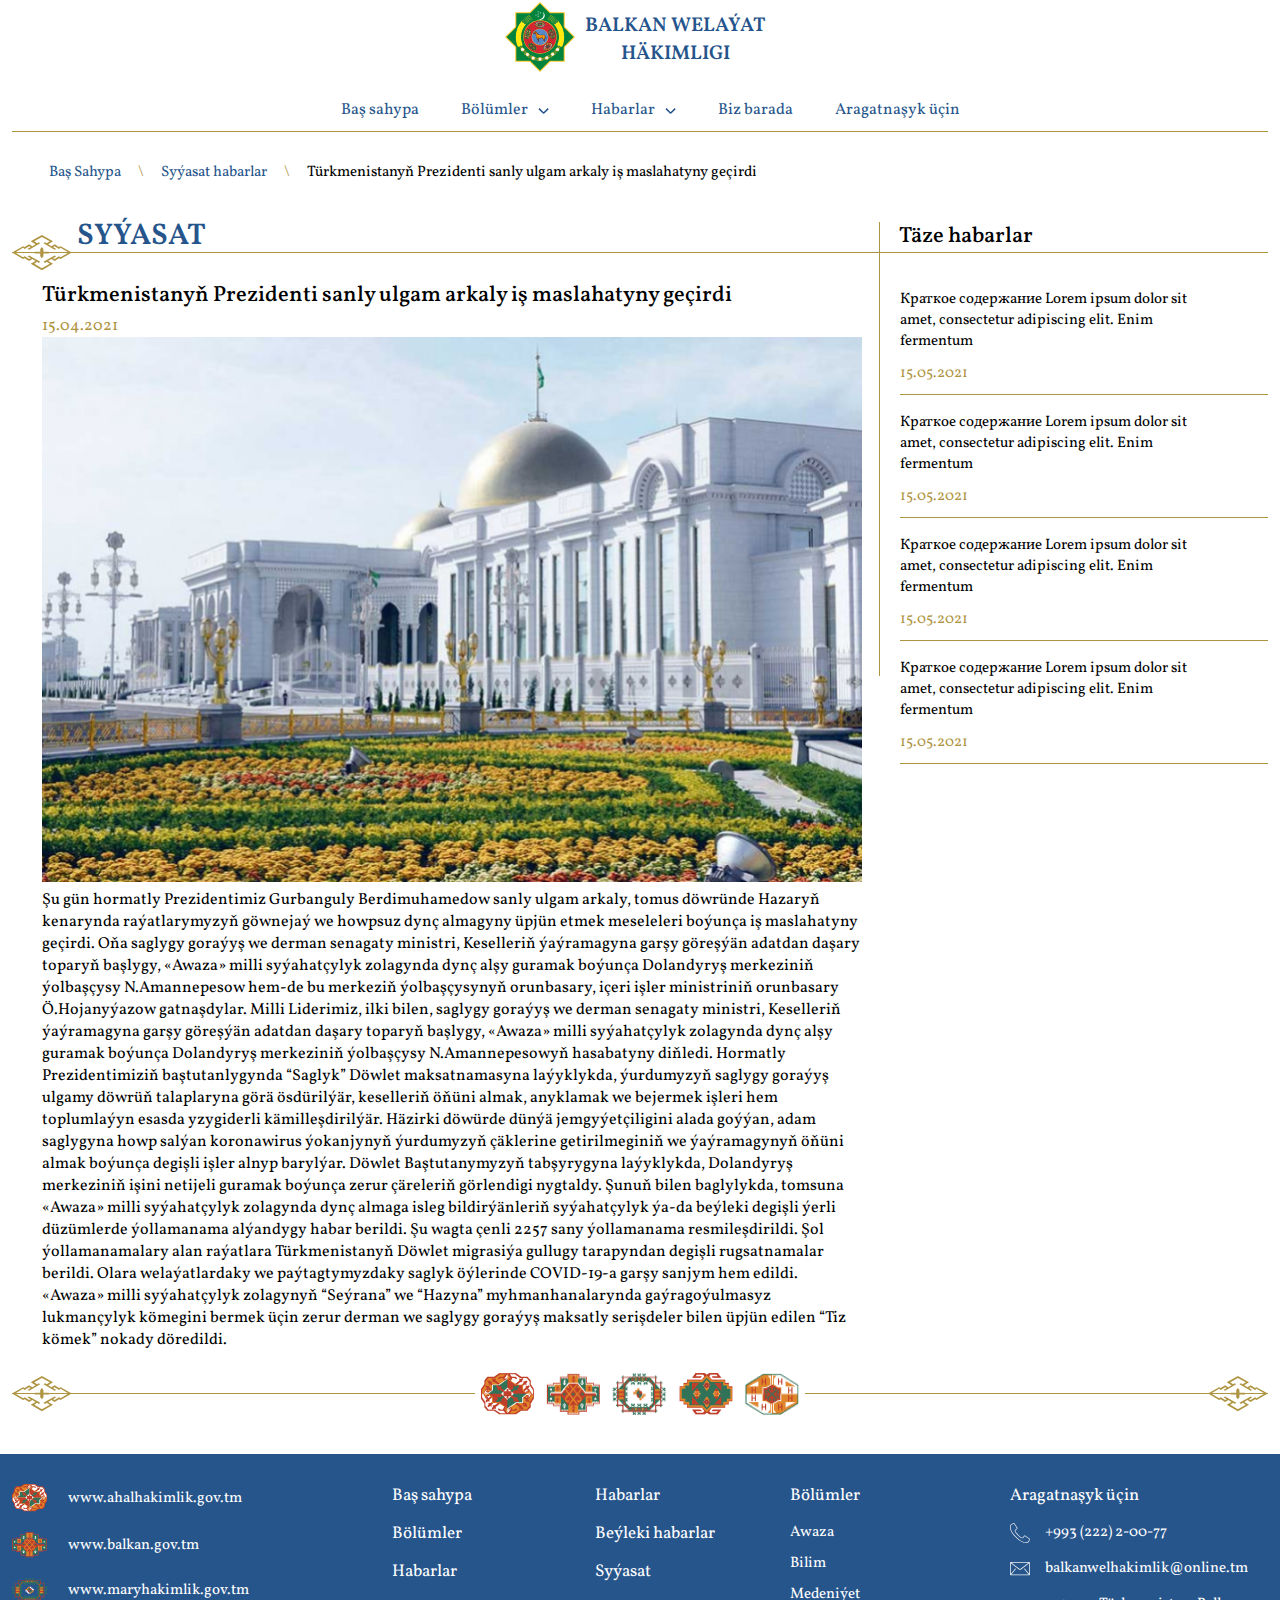
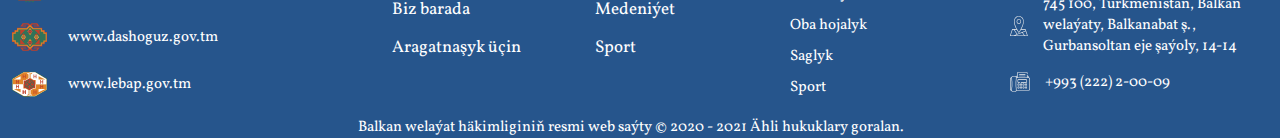
<file: toursim_news_page.html>
<!DOCTYPE html>
<html lang="en">
<head>
    <meta charset="UTF-8">
    <meta http-equiv="X-UA-Compatible" content="IE=edge">
    <meta name="viewport" content="width=device-width, initial-scale=1.0">
    <link rel="stylesheet" href="css/owl.carousel.min.css">
    <link rel="stylesheet" href="css/owl.theme.default.min.css">
    <link rel="stylesheet" href="css/main.css">
    <link rel="stylesheet" href="css/animate.css">
    <link rel="preconnect" href="https://fonts.gstatic.com">
    <link href="https://fonts.googleapis.com/css2?family=Vollkorn:wght@400;500;600;700;800&display=swap" rel="stylesheet">
    <title>Document</title>
</head>
<body id="top">
    <!-- Header -->
    <header>
        <div class="container">
            <div class="header">
                <div class="logo">
                    <a href="index.html"><img src="images/gerb 1.svg" alt="" class="logo-icon"></a>
                    <h1 class="logo-name">BALKAN WELAÝAT HÄKIMLIGI</h1>
                </div>
                <nav class="nav">
                    <ul class="menu">
                         <li ><a href="index.html" class="link link--dia">Baş sahypa</a></li>
                         <li class="first-menu-arrow menu-sections">Bölümler <img src="images/Vector 1.svg" alt="">
                            <ul>
                                <li><a href="awaza.html" class="link link--dia">Awaza</a></li>
                                <li><a href="bilim.html" class="link link--dia">Bilim</a></li>
                                <li><a href="medeniyet.html" class="link link--dia">Medeniýet</a></li>
                                <li><a href="oba-hojalyk.html" class="link link--dia">Oba hojalyk</a></li>
                                <li><a href="saglyk.html" class="link link--dia">Saglyk</a></li>
                                <li><a href="sport.html" class="link link--dia">Sport</a></li>
                            </ul>
                        </li>
                         <li class="menu-news">Habarlar <img src="images/Vector 1.svg" alt="">
                            <ul>
                                <li><a href="main_news.html" class="link link--dia">Beýleki habarlar</a></li>
                                <li><a href="toursim_news.html" class="link link--dia">Syýasat</a></li>
                                <li><a href="medeniyet_news.html" class="link link--dia">Medeniýet</a></li>
                                <li><a href="sport_news.html" class="link link--dia">Sport</a></li>

                            </ul>
                        </li>
                         <li class="moveit"><a href="about.html" class="link link--dia">Biz barada</a></li>
                         <li class=""><a href="feedback.html" class="link link--dia">Aragatnaşyk üçin</a></li>
                    </ul>
                </nav>
                <div class="burger_menu">
                    <a class="burger_menu-btn">
                        <span></span>
                    </a>
                </div>
                <div class="tab_menu">
                    <div class="clearfix"></div>
                    <nav class="burger_menu-list">
                        <div class="arrow_by_burger">
                            <h2>BALKAN WELAÝAT <br> HÄKIMLIGI</h2>
                            <div class="arrow-gold-hor-burger">
                                <img src="images/Group 20.svg" alt="" class="arrow_icon_burger">
                                <div class="arrow_band_burger"></div>
                            </div>
                        </div>
                        <ul class="main_burger_menu">
                            <li class="li"><a href="index.html" class="link link--dia">Baş sahypa</a></li>
                            <li class="li section_burger_btn">Bölümler <img src="images/gerbs/Vector 1.svg" alt="">
                                <ul class="section_burger_menu">
                                    <li><a href="awaza.html" class="link link--dia">Awaza</a></li>
                                    <li><a href="bilim.html" class="link link--dia">Bilim</a></li>
                                    <li><a href="medeniyet.html" class="link link--dia">Medeniýet</a></li>
                                    <li><a href="oba-hojalyk.html" class="link link--dia">Oba hojalyk</a></li>
                                    <li><a href="saglyk.html" class="link link--dia">Saglyk</a></li>
                                    <li><a href="sport.html" class="link link--dia">Sport</a></li>
                                </ul>
                            </li>
                            <li class="li news_burger_btn">Habarlar <img src="images/gerbs/Vector 1.svg" alt="">
                                <ul class="news_burger_menu">
                                    <li><a href="main_news.html" class="link link--dia">Beýleki habarlar</a></li>
                                    <li><a href="toursim_news.html" class="link link--dia">Syýasat</a></li>
                                    <li><a href="medeniyet_news.html" class="link link--dia">Medeniýet</a></li>
                                    <li><a href="sport_news.html" class="link link--dia">Sport</a></li>
                                </ul>
                            </li>
                            <li class="li"><a href="about.html" class="link link--dia">Biz barada</a></li>
                            <li class="li"><a href="feedback.html" class="link link--dia">Aragatnaşyk üçin</a></li>
                       </ul>
                    </nav>
                </div>
            </div>
        </div>
    </header>
    <div class="container_2">
        <div class="navigate">
            <a href="index.html"><span class="navigate_road">Baş Sahypa</span></a>
            <span class="navigate_icon">\</span>
            <a href="toursim_news.html"><span class="navigate_road">Syýasat habarlar</span></a>
            <span class="navigate_icon">\</span>
            <span>Türkmenistanyň Prezidenti sanly ulgam arkaly iş maslahatyny geçirdi</span>
        </div>
    </div>
    <div class="container">
        <div class="tourisim_banner">
            <h2>Syýasat</h2>
            <h5>Täze habarlar</h5>
        </div>
    </div>
    <div class="container">
        <div class="test">
            <div class="arrow-gold-hor">
                <img src="images/Group 20.svg" alt="" class="arrow-icon wow fadeIn" data-wow-duration="1s" data-wow-delay="0.5s">
                <div class="arrow wow slideInLeft" data-wow-duration="3s" data-wow-delay="1s"></div>
            </div>
        </div>
    </div>
    <section>
        <div class="container">
            <div class="tourisim_news">
                <div class="main_news">
                    <h3 class="main_news_page_headtext">Türkmenistanyň Prezidenti sanly ulgam arkaly iş maslahatyny geçirdi</h3>
                    <span class="content-data">15.04.2021</span>
                    <img class="main_news_page_img" src="images/newsPage.png" alt="">
                    <p>          Şu gün hormatly Prezidentimiz Gurbanguly Berdimuhamedow sanly ulgam arkaly, tomus döwründe Hazaryň kenarynda raýatlarymyzyň göwnejaý we howpsuz dynç almagyny üpjün etmek meseleleri boýunça iş maslahatyny geçirdi. Oňa saglygy goraýyş we derman senagaty ministri, Keselleriň ýaýramagyna garşy göreşýän adatdan daşary toparyň başlygy, «Awaza» milli syýahatçylyk zolagynda dynç alşy guramak boýunça Dolandyryş merkeziniň ýolbaşçysy N.Amannepesow hem-de bu merkeziň ýolbaşçysynyň orunbasary, içeri işler ministriniň orunbasary Ö.Hojanyýazow gatnaşdylar.

                        Milli Liderimiz, ilki bilen, saglygy goraýyş we derman senagaty ministri, Keselleriň ýaýramagyna garşy göreşýän adatdan daşary toparyň başlygy, «Awaza» milli syýahatçylyk zolagynda dynç alşy guramak boýunça Dolandyryş merkeziniň ýolbaşçysy N.Amannepesowyň hasabatyny diňledi. Hormatly Prezidentimiziň baştutanlygynda “Saglyk” Döwlet maksatnamasyna laýyklykda, ýurdumyzyň saglygy goraýyş ulgamy döwrüň talaplaryna görä ösdürilýär, keselleriň öňüni almak, anyklamak we bejermek işleri hem toplumlaýyn esasda yzygiderli kämilleşdirilýär.
                        
                        Häzirki döwürde dünýä jemgyýetçiligini alada goýýan, adam saglygyna howp salýan koronawirus ýokanjynyň ýurdumyzyň çäklerine getirilmeginiň we ýaýramagynyň öňüni almak boýunça degişli işler alnyp barylýar.
                        
                        Döwlet Baştutanymyzyň tabşyrygyna laýyklykda, Dolandyryş merkeziniň işini netijeli guramak boýunça zerur çäreleriň görlendigi nygtaldy. Şunuň bilen baglylykda, tomsuna «Awaza» milli syýahatçylyk zolagynda dynç almaga isleg bildirýänleriň syýahatçylyk ýa-da beýleki degişli ýerli düzümlerde ýollamanama alýandygy habar berildi. Şu wagta çenli 2257 sany ýollamanama resmileşdirildi. Şol ýollamanamalary alan raýatlara Türkmenistanyň Döwlet migrasiýa gullugy tarapyndan degişli rugsatnamalar berildi. Olara welaýatlardaky we paýtagtymyzdaky saglyk öýlerinde COVID-19-a garşy sanjym hem edildi.
                        
                        «Awaza» milli syýahatçylyk zolagynyň “Seýrana” we “Hazyna” myhmanhanalarynda gaýragoýulmasyz lukmançylyk kömegini bermek üçin zerur derman we saglygy goraýyş maksatly serişdeler bilen üpjün edilen “Tiz kömek” nokady döredildi.
                        </p>
                </div>
                <div class="more_news" id="testjs">
                    <div class="arrow-gold-ver wow slideInUp"   data-wow-duration="1s" data-wow-delay="0.3s"></div>
                    <div class="more_news_list">
                        <div class="more_new_item">
                            <h6>Краткое содержание Lorem ipsum dolor sit amet, consectetur adipiscing elit. Enim fermentum </h6>
                            <span>15.05.2021</span>
                        </div>
                        <div class="more_new_item">
                            <h6>Краткое содержание Lorem ipsum dolor sit amet, consectetur adipiscing elit. Enim fermentum </h6>
                            <span>15.05.2021</span>
                        </div>
                        <div class="more_new_item">
                            <h6>Краткое содержание Lorem ipsum dolor sit amet, consectetur adipiscing elit. Enim fermentum </h6>
                            <span>15.05.2021</span>
                        </div>
                        <div class="more_new_item">
                            <h6>Краткое содержание Lorem ipsum dolor sit amet, consectetur adipiscing elit. Enim fermentum </h6>
                            <span>15.05.2021</span>
                        </div>
                    </div>
                </div>
            </div>
        </div>
    </section>
    <div class="container">
        <div class="arrow_of_gerb">
            <img class="icon_of_arrow" src="images/Group 20.svg" alt="">
            <div class="gerbs-collect">
                <img src="images/gerbs/1.png" alt="">
                <img src="images/gerbs/2.png" alt="">
                <img src="images/gerbs/3.png" alt="">
                <img src="images/gerbs/4.png" alt="">
                <img src="images/gerbs/5.png" alt="">
            </div>
            <img class="icon_of_arrow" src="images/Group 20.svg" alt="">
        </div>
        <div class="arrow_bottom"></div>
    </div>
    <!-- Footer -->
    <footer>
        <div class="container">
            <div class="footer">
                <div class="first-col">
                    <p><img src="images/Group 22.svg" alt=""><a href="http://ahalhakimlik.gov.tm">www.ahalhakimlik.gov.tm</a></p>
                    <p><img src="images/Group 23.svg" alt=""><a href="http://balkan.gov.tm">www.balkan.gov.tm</a></p>
                    <p><img src="images/Group 24.svg" alt=""><a href="http://maryhakimlik.gov.tm">www.maryhakimlik.gov.tm</a></p>
                    <p><img src="images/Group 25.svg" alt=""><a href="http://dashoguz.gov.tm">www.dashoguz.gov.tm</a></p>
                    <p><img src="images/Group 26.svg" alt=""><a href="http://lebap.gov.tm">www.lebap.gov.tm</a></p>
                </div>
                <div class="upper-col">
                    <div class="second-col">
                        <a href="index.html"><h6>Baş sahypa</h6></a>
                        <a href="#">Bölümler</a>
                        <a href="#">Habarlar</a>
                        <a href="about.html">Biz barada</a>
                        <a href="feedback.html">Aragatnaşyk üçin</a>
                    </div>
                    <div class="third-col">
                        <h6>Habarlar</h6>
                        <a href="main_news.html">Beýleki habarlar</a>
                        <a href="toursim_news.html">Syýasat</a>
                        <a href="medeniyet_news.html">Medeniýet</a>
                        <a href="sport_news.html">Sport</a>
                    </div>
                    <div class="fourth-col">
                        <h6>Bölümler</h6>
                        <a href="awaza.html">Awaza</a>
                        <a href="bilim.html">Bilim</a>
                        <a href="medeniyet.html">Medeniýet</a>
                        <a href="oba-hojalyk.html">Oba hojalyk</a>
                        <a href="saglyk.html">Saglyk</a>
                        <a href="sport.html">Sport</a>
                    </div>
                </div>
                <div class="fifth-col">
                    <h6>Aragatnaşyk üçin</h6>
                    <p><img src="images/Vector.svg" alt=""><a href="tel:+99322220077">+993 (222) 2-00-77</a></p>
                    <p><img src="images/Group.svg" alt=""><a href="mailto:balkanwelhakimlik@online.tm">balkanwelhakimlik@online.tm</a></p>
                    <p><img src="images/Group (1).svg" alt="">745 100, Türkmenistan, Balkan welaýaty, Balkanabat ş., Gurbansoltan eje şaýoly, 14-14</p>
                    <p><img src="images/Group (2).svg" alt="">+993 (222) 2-00-09</p>
                </div>
            </div>
            <div class="footer-bottom">
                <p>Balkan welaýat häkimliginiň resmi web saýty © 2020 - 2021 Ähli hukuklary goralan.</p>
            </div>
        </div>
    </footer>
    <div id="fixed-button"><a href="#top"><img src="images/Group 125.svg" alt=""></a></div>
    
    <script src="js/jquery.js"></script>
    <script src="js/owl.carousel.min.js"></script>
    <script src="js/wow.min.js"></script>
	<script>new WOW().init();</script>
    <script src="js/script.js"></script>
</body>
</html>
</file>
<file: css/style.css>
*,
*::after,
*::before {
  box-sizing: border-box;
  margin: 0;
  padding: 0;
  font-family: 'Vollkorn', serif;
}

li {
  list-style: none;
}

a {
  text-decoration: none;
}

.clearfix {
  clear: both;
}

.container {
  margin: 0 auto;
  max-width: 1256px;
  width: 100%;
}

.container_2 {
  margin: 0 auto;
  max-width: 1182px;
  width: 100%;
}

@media (max-width: 750px) {
  .container {
    padding: 0 10px;
  }
  .container_2 {
    padding: 0 10px;
  }
}

@media (max-width: 450px) {
  .container {
    padding: 0 10px;
  }
  .container_2 {
    padding: 0 10px;
  }
}

.header {
  position: relative;
  top: 0;
  left: 0;
  display: flex;
  color: #26558C;
  flex-direction: column;
  border-bottom: 1.5px solid #AF9442;
}

@media (max-width: 750px) {
  .header {
    flex-direction: row;
    border: none;
  }
  .logo {
    margin: 0;
  }
}

.logo {
  max-width: 270px;
  max-height: 70px;
  display: flex;
  align-items: center;
  justify-content: space-between;
  margin: 0 auto;
  margin-top: 5px;
}

@media (max-width: 750px) {
  .header {
    flex-direction: row;
    border: none;
  }
  .logo {
    margin: 0;
  }
}

.logo-icon {
  width: 70px;
  height: 70px;
}

.logo-name {
  font-size: 20px;
  font-weight: 600;
  text-align: center;
  line-height: 28px;
}

/* nav */
.nav {
  display: flex;
  justify-content: center;
  margin: 0 auto;
  width: 100%;
  margin-top: 24px;
}

.burger_menu {
  display: none;
}

@media (max-width: 750px) {
  .nav {
    display: none;
  }
  .burger_menu {
    display: block;
  }
}

.menu {
  display: flex;
  height: 32px;
}

.menu > li {
  margin: 0px  21px;
  text-align: center;
  position: relative;
  cursor: pointer;
}

.menu > li a {
  display: inline-block;
  text-align: center;
}

.menu > li:hover ul {
  display: block;
}

.menu > li:last-child {
  margin-right: 0;
}

.menu ul {
  display: none;
  position: absolute;
  min-width: 155px;
  left: -43%;
  top: 100%;
  z-index: 2;
  background-color: #26558C;
  color: #fff;
  padding: 0 24px;
}

.menu ul li {
  font-size: 14px;
  margin: 18px 0;
}

.menu ul li a {
  display: inline-block;
  font-size: 14px;
}

.first-menu-arrow {
  margin-right: 21px;
}

.menu-sections img {
  margin-left: 7px;
}

.menu-news img {
  margin-left: 7px;
}

/* banner */
.banner {
  text-align: center;
  margin: 30px auto 60px;
  width: 100%;
  overflow: hidden;
  max-width: 1182px;
}

.banner-image {
  text-align: center;
  width: 100%;
  height: auto;
  max-width: 1182px;
}

.owl2-body {
  display: flex;
  flex-direction: column;
  position: absolute;
  bottom: 40px;
  left: 35px;
  z-index: 4;
}

.test {
  padding: 20px 0;
  overflow-y: hidden;
  width: 100%;
}

.arrow-gold-hor {
  position: relative;
}

.arrow-icon {
  position: absolute;
  top: -17px;
  left: 0;
}

.arrow {
  position: absolute;
  top: 0;
  left: 0;
  width: 100%;
  max-width: 1256px;
  height: 1px;
  background-color: #AF9442;
}

/* About our */
.content {
  display: grid;
  justify-content: center;
  grid-template-columns: 47.59% 1px 52.41%;
  grid-template-rows: auto;
  margin: 0 auto;
  margin-bottom: 100px;
  max-width: 1182px;
}

.content-text {
  display: flex;
  flex-direction: column;
  justify-content: space-evenly;
  padding-right: 7px;
  width: 100%;
  font-size: 17px;
  font-weight: 400;
  line-height: 30px;
}

.content-text p {
  text-indent: 30px;
}

@media (max-width: 960px) {
  .content-text p {
    /*! autoprefixer: off */
    -webkit-box-orient: vertical;
    /*! autoprefixer: on */
    overflow: hidden;
    text-overflow: ellipsis;
    display: -webkit-box;
    -webkit-line-clamp: 4;
  }
}

@media only screen and (max-width: 888px) {
  .content-text p {
    /*! autoprefixer: off */
    -webkit-box-orient: vertical;
    /*! autoprefixer: on */
    overflow: hidden;
    text-overflow: ellipsis;
    display: -webkit-box;
    -webkit-line-clamp: 3;
  }
}

.content__item {
  box-sizing: content-box;
  max-width: 150px;
  max-height: 36px;
  padding: 1px;
}

.content-banner {
  width: 100%;
}

.about_head_text {
  width: 52.41%;
  float: right;
}

.about_head_text h2 {
  margin-left: 20px;
  margin-bottom: -20px;
  text-transform: uppercase;
  font-size: 30px;
  line-height: 33px;
  font-weight: 600;
  color: #26558C;
}

.content-banner img {
  margin-left: 20px;
  max-width: 598px;
  width: 100%;
  height: auto;
}

@media (max-width: 750px) {
  .content {
    display: flex;
    flex-direction: column-reverse;
    margin-bottom: 30px;
  }
  .content-text {
    padding-right: 0;
  }
  .content-banner img {
    max-width: 750px;
    margin-left: 0;
  }
  .content-text p {
    /*! autoprefixer: off */
    -webkit-box-orient: vertical;
    /*! autoprefixer: on */
    overflow: hidden;
    text-overflow: ellipsis;
    display: -webkit-box;
    -webkit-line-clamp: 8;
    line-height: 30px;
  }
  .about_head_text {
    width: 100%;
    float: left;
  }
  .about_head_text h2 {
    margin-left: 80px;
    font-size: 20px;
    line-height: 28px;
  }
}

/* arrow-ver */
.arrow-gold-ver {
  background-color: #AF9442;
  margin-top: -50px;
  height: calc(100% + 50px);
  width: 1px;
}

@media (max-width: 750px) {
  .arrow-gold-ver {
    display: none;
  }
}

/* content-2 */
.content-2 {
  display: grid;
  justify-content: center;
  margin: 0 auto;
  grid-template-columns: 47.59% 1px 52.41%;
  grid-template-rows: auto;
  margin-bottom: 50px;
  max-width: 1182px;
}

.content-banner-2 {
  width: 100%;
  padding-right: 20px;
}

.news_head_text {
  width: 47.59%;
  text-align: end;
}

.news_head_text h2 {
  margin-right: 20px;
  margin-bottom: -20px;
  text-transform: uppercase;
  font-size: 30px;
  line-height: 33px;
  font-weight: 600;
  color: #26558C;
}

.content-banner-2 img {
  max-width: 541px;
  width: 100%;
  height: auto;
}

.content-text-2 {
  display: flex;
  flex-direction: column;
  justify-content: space-evenly;
  width: 100%;
  font-size: 17px;
  font-weight: 400;
  line-height: 30px;
  margin-left: 20px;
}

.content-text-2-p {
  text-indent: 30px;
}

@media (max-width: 1069px) {
  .content-text-2-p {
    /*! autoprefixer: off */
    -webkit-box-orient: vertical;
    /*! autoprefixer: on */
    overflow: hidden;
    text-overflow: ellipsis;
    display: -webkit-box;
    -webkit-line-clamp: 3;
    line-height: 25px;
  }
}

.content-name {
  padding: 4px 12px;
  background-color: #26558C;
  color: #fff;
  font-size: 15px;
  line-height: 21px;
}

.content-data {
  color: #AF9442;
}

.content__item-2 {
  padding: 2px;
}

@media (max-width: 750px) {
  .content-2 {
    display: flex;
    flex-direction: column;
    margin-bottom: 30px;
  }
  .content-banner-2 {
    padding-right: 0;
  }
  .content-banner-2 img {
    max-width: 750px;
  }
  .content-text-2 {
    margin-left: 0;
  }
  .content-text-2-p {
    /*! autoprefixer: off */
    -webkit-box-orient: vertical;
    /*! autoprefixer: on */
    overflow: hidden;
    text-overflow: ellipsis;
    display: -webkit-box;
    -webkit-line-clamp: 5;
    line-height: 25px;
  }
  .news_head_text {
    width: 100%;
    text-align: left;
    margin-left: 80px;
  }
  .news_head_text h2 {
    font-size: 20px;
    line-height: 28px;
  }
}

/* blog */
.border-top {
  border-top: 1px solid #AF9442;
  max-width: 1256px;
  width: 100%;
}

.border-middle {
  background-color: #AF9442;
  width: 1px;
  height: auto;
  margin: 0px 20px;
}

.blog {
  display: flex;
  margin: 0 auto;
  margin-bottom: 50px;
  max-width: 1182px;
}

.blog-item {
  display: grid;
  grid-template-columns: 50% 50%;
  max-width: 591px;
  width: 100%;
  padding-top: 20px;
}

.blog-body {
  display: flex;
  flex-direction: column;
  justify-content: space-between;
}

.blog-body h5 {
  font-size: 17px;
  line-height: 30px;
  font-weight: 400;
  /*! autoprefixer: off */
  -webkit-box-orient: vertical;
  /*! autoprefixer: on */
  overflow: hidden;
  text-overflow: ellipsis;
  display: -webkit-box;
  -webkit-line-clamp: 2;
}

@media (max-width: 960px) {
  .blog-body h5 {
    line-height: 25px;
  }
}

.blog-banner img {
  width: 100%;
  height: auto;
}

@media (max-width: 750px) {
  .border-middle {
    display: none;
  }
  .border-top {
    display: none;
  }
  .blog-banner {
    display: none;
  }
  .blog-item {
    display: flex;
    flex-direction: column;
    max-width: 750px;
    border-top: 1px solid #AF9442;
    padding-bottom: 24px;
  }
  .blog {
    flex-direction: column;
    margin-bottom: 6px;
  }
  .blog-body p {
    margin: 0 0 10px;
  }
  .blog-body h5 {
    line-height: 30px;
    margin-top: 0 10px;
  }
}

/* Banner */
.owl-dots {
  position: relative;
  top: -40px;
  left: 0;
}

.owl2-body {
  display: flex;
  flex-direction: column;
  justify-content: center;
  position: absolute;
  top: 0;
  left: 0;
  width: 86%;
  margin-left: 3%;
  text-align: left;
  margin-top: 10%;
}

.owl2-body h3 {
  color: #fff;
  font-size: 30px;
  line-height: 42px;
  font-weight: 400;
}

.content__item-fb {
  box-sizing: content-box;
  max-width: 150px;
  max-height: 36px;
  padding: 1px;
}

.slide {
  display: inline-block;
  position: relative;
}

.slide img {
  position: relative;
  top: 0;
  left: 0;
  width: 100%;
  z-index: 2;
}

.slide::after {
  content: "";
  display: block;
  width: 100%;
  height: 100%;
  position: absolute;
  top: 0px;
  left: 0px;
  background: transparent;
  filter: drop-shadow(0px 0px 0px #000);
  background: linear-gradient(to right, rgba(38, 85, 140, 0.6) 45%, rgba(38, 85, 140, 0.2) 100%);
  z-index: 3;
}

@media (max-width: 750px) {
  .banner {
    margin: 0;
  }
  .owl2-body h3 {
    font-size: 22px;
    line-height: 31px;
  }
}

@media (max-width: 450px) {
  .owl2-body h3 {
    font-size: 15px;
    line-height: 21px;
  }
}

/* Forms */
.form-head {
  display: flex;
  justify-content: flex-start;
  flex-direction: column;
  max-width: 616px;
  margin: 0 auto;
}

.form-head h3 {
  font-size: 32px;
  line-height: 42px;
  font-weight: 600;
  padding-left: 20px;
  border-left: 1px solid #AF9442;
  text-transform: uppercase;
  color: #26558C;
  margin-bottom: -20px;
}

/*  */
.form-head input {
  width: 100%;
  margin-bottom: 27px;
  height: 35px;
  border: 1px solid #26558C;
  padding-left: 10px;
}

.form-head input:first-child {
  margin-top: 37px;
}

.form-textarea {
  resize: none;
  width: 100%;
  height: 110px;
  margin-bottom: 30px;
  border: 1px solid #26558C;
  padding: 10px;
}

.content__item-3 {
  display: flex;
  justify-content: center;
  align-items: center;
  position: relative;
  z-index: 1;
}

.content__item-3::before {
  position: absolute;
  top: 0;
  left: 0;
}

@media (max-width: 750px) {
  .form-head {
    max-width: 750px;
    margin: 0 17px;
  }
  .form-head h3 {
    margin-left: 63px;
    padding-left: 0;
    border-left: none;
    font-size: 20px;
    line-height: 28px;
  }
  .form-head input {
    padding-left: 0;
  }
  .form-textarea {
    margin-bottom: 17px;
  }
}

@media (max-width: 450px) {
  .form-head h3 {
    margin-left: 43px;
  }
  .form-head input:first-child {
    margin-top: 10px;
  }
}

/* Footer */
footer {
  background-color: #26558C;
  margin-top: 60px;
  padding-top: 30px;
}

.footer {
  display: flex;
  justify-content: space-between;
  color: #fff;
  font-weight: 400;
}

.footer h6 {
  font-size: 17px;
  font-weight: 400;
}

.first-col {
  grid-area: first-col;
  font-size: 15px;
  font-weight: 400;
}

.first-col p img {
  margin-right: 20px;
}

.first-col p {
  display: flex;
  align-items: center;
  margin-bottom: 20px;
}

.second-col, .third-col, .fourth-col {
  display: flex;
  flex-direction: column;
}

.second-col {
  grid-area: second-col;
}

.second-col a {
  margin-bottom: 15px;
  font-size: 17px;
}

.second-col a:first-child {
  margin-bottom: 0;
}

.third-col {
  grid-area: third-col;
}

.third-col a {
  margin-bottom: 15px;
  font-size: 17px;
}

.fourth-col a {
  margin-bottom: 10px;
  font-size: 15px;
}

.fourth-col {
  grid-area: fourth-col;
}

.fifth-col {
  grid-area: fifth-col;
  max-width: 258px;
  font-size: 15px;
}

.fifth-col h6 {
  margin-bottom: 15px;
}

.fifth-col p {
  display: flex;
  align-items: center;
  margin-bottom: 15px;
}

body, html {
  overflow-x: hidden;
}

.fifth-col p img {
  margin-right: 15px;
}

.footer-bottom {
  display: flex;
  justify-content: center;
  color: #fff;
  font-size: 15px;
  line-height: 21px;
  font-weight: 400;
  margin: 0px 30px 0px 11px;
}

.upper-col {
  display: flex;
  justify-content: space-around;
  max-width: 550px;
  width: 100%;
  grid-area: upper-col;
}

.upper-col h6 {
  margin-bottom: 15px;
}

/* Footer 960 */
@media screen and (max-width: 960px) {
  .footer {
    display: grid;
    grid-template-areas: "upper-col upper-col" "first-col fifth-col";
    max-width: 550px;
    margin: 0 auto;
    row-gap: 40px;
  }
  .upper-col {
    display: flex;
    justify-content: space-between;
  }
  .fifth-col {
    padding-left: 35px;
  }
}

@media (max-width: 750px) {
  .upper-col {
    display: none;
  }
  footer {
    margin-top: 40px;
  }
}

@media (max-width: 650px) {
  .footer {
    display: flex;
    flex-direction: column;
    row-gap: 40px;
    margin-left: 30px;
    margin-bottom: 10px;
  }
  .fifth-col {
    padding-left: 0;
    margin-bottom: 30px;
  }
  .footer-bottom {
    text-align: center;
  }
}

#fixed-button {
  position: fixed;
  bottom: 2vh;
  right: 4vh;
  display: none;
  z-index: 1000;
  transition: 5s;
}

/* Feedback */
.navigate {
  margin: 30px 0 0px;
  font-size: 15px;
}

.navigate_road {
  color: #26558C;
}

.navigate_icon {
  color: #AF9442;
  margin: 0 14px;
}

.feedback_banner {
  font-size: 30px;
  line-height: 42px;
  font-weight: 600;
  text-transform: uppercase;
  color: #26558C;
  float: right;
  width: 50%;
  position: relative;
  top: 25px;
  left: 10px;
}

@media (max-width: 710px) {
  .feedback_banner {
    font-size: 25px;
  }
}

.feedback_info {
  display: grid;
  grid-template-areas: "contact arrow_ver feedback_forms";
  grid-template-columns: 50% 1px 50%;
  margin-bottom: 25px;
  max-height: 412px;
}

.feedback_contacts {
  display: grid;
  grid-template-areas: "call fax" "msg msg" "map map";
  max-width: 357px;
  margin: 8.3% 15.1% 11.4%;
  font-size: 15px;
}

.call {
  grid-area: call;
  display: flex;
  flex-direction: column;
  align-items: center;
}

.call a {
  display: flex;
  flex-direction: column;
  align-items: center;
}

.fax {
  grid-area: fax;
  display: flex;
  flex-direction: column;
  align-items: center;
}

.msg {
  grid-area: msg;
}

.msg a {
  display: flex;
  flex-direction: column;
  align-items: center;
}

.map {
  grid-area: map;
  display: flex;
  flex-direction: column;
  align-items: center;
  text-align: center;
}

.forms_feedback {
  display: flex;
  justify-content: flex-start;
  flex-direction: column;
  max-width: 616px;
  margin: 4.2% 7.6% 0 7.6%;
}

.forms_feedback_alt {
  display: none;
  justify-content: flex-start;
  flex-direction: column;
  max-width: 750px;
  margin: 0 10px;
  margin-top: 5px;
}

.alt_block {
  display: none;
}

.forms_feedback input {
  width: 100%;
  margin-bottom: 27px;
  height: 35px;
  border: 1px solid #26558C;
  padding-left: 10px;
}

.forms_feedback_alt input {
  width: 100%;
  margin-bottom: 27px;
  height: 35px;
  border: 1px solid #26558C;
  padding-left: 10px;
}

.form-textarea {
  resize: none;
  width: 100%;
  height: 110px;
  margin-bottom: 30px;
  border: 1px solid #26558C;
  padding: 10px;
}

@media (max-width: 750px) {
  .feedback_info {
    display: flex;
    flex-direction: column;
    max-height: auto;
  }
  .feedback_contacts {
    max-width: 750px;
    margin: 0;
    grid-gap: 50px;
  }
  .feedback_banner {
    width: 100%;
    text-align: center;
    font-size: 25px;
    line-height: 32px;
  }
  .forms_feedback {
    display: none;
  }
  .forms_feedback_alt {
    display: flex;
    margin-bottom: 44px;
  }
  .alt_block {
    display: block;
  }
  .media_block {
    display: none;
  }
  .form-textarea {
    margin-bottom: 17px;
  }
}

@media (max-width: 450px) {
  .feedback_banner {
    font-size: 20px;
    line-height: 28px;
  }
}

.gerb_link {
  display: flex;
  justify-content: space-around;
  width: 100%;
  margin-top: 10px;
}

.gerb_item {
  width: 20%;
}

.gerb_item {
  text-align: center;
}

.gerb_block {
  margin-bottom: 10px;
  display: flex;
  align-items: center;
  justify-content: center;
  height: 177px;
  background-color: #f1f1f1;
  box-shadow: 4px 4px 4px 0 rgba(0, 0, 0, 0.2), 0 2px 2px 0 rgba(0, 0, 0, 0.19);
  transition: .2s ease-in;
}

.gerb_block:hover {
  transform: scale(1.07);
  box-shadow: 4px 4px 4px 0 rgba(0, 0, 0, 0.6), 0 2px 2px 0 rgba(0, 0, 0, 0.5);
}

@media (max-width: 750px) {
  .gerb_link {
    flex-direction: column;
    align-items: center;
  }
  .gerb_item {
    width: 100%;
    max-width: 266px;
    margin: 14px 0;
  }
}

/* About */
.about_banner {
  font-size: 30px;
  line-height: 42px;
  font-weight: 600;
  text-transform: uppercase;
  color: #26558C;
  float: right;
  width: 53.13%;
  position: relative;
  top: 20px;
  border-left: 1px solid #AF9442;
  padding-left: 16px;
}

.first_block_about {
  display: flex;
  align-items: center;
}

@media (max-width: 1100px) {
  .first_block_about {
    display: block;
  }
}

.first_block_about img {
  max-width: 554px;
  width: 46.87%;
  min-width: 46.87%;
  float: left;
  margin-right: 16px;
  margin-bottom: 10px;
}

.p_about {
  line-height: 30px;
  font-size: 17px;
}

@media (max-width: 750px) {
  .p_about {
    width: 100%;
  }
}

.p_about h3 {
  font-size: 22px;
  line-height: 30px;
  font-weight: 500;
  color: #26558C;
}

.p_about p {
  text-indent: 30px;
}

.second_block_about {
  text-indent: 30px;
  font-size: 17px;
  line-height: 30px;
}

.third_block_about img {
  width: 46.87%;
  max-width: 554px;
  float: right;
  margin-left: 16px;
  margin-bottom: 10px;
}

.third_about_text {
  text-indent: 30px;
  line-height: 30px;
  font-size: 17px;
}

@media (max-width: 750px) {
  .first_block_about {
    display: flex;
    flex-direction: column;
    align-items: center;
  }
  .first_block_about img {
    width: 100%;
    margin-right: 0;
    margin-bottom: 0;
  }
  .third_block_about {
    display: flex;
    flex-direction: column;
    align-items: center;
  }
  .third_block_about img {
    width: 100%;
    margin-left: 0px;
    margin-bottom: 0px;
  }
  .about_banner {
    width: 100%;
    float: left;
    left: 50px;
    border-left: none;
  }
}

/* Tourisim */
.tourisim_banner {
  display: flex;
  align-items: flex-end;
  margin-top: 27px;
  margin-bottom: -20px;
}

.tourisim_banner h2 {
  color: #26558C;
  font-size: 30px;
  line-height: 42px;
  font-weight: 600;
  text-transform: uppercase;
  width: 69%;
  height: 42px;
  position: relative;
  left: 65px;
  top: 5px;
}

.tourisim_banner h5 {
  font-size: 22px;
  line-height: 30px;
  font-weight: 500;
  width: 31%;
  padding-left: 20px;
}

@media (max-width: 750px) {
  .tourisim_banner h5 {
    display: none;
  }
}

.tourisim_news {
  display: grid;
  grid-template-columns: 69% 31%;
}

.main_news {
  margin-right: 17px;
  margin-left: 30px;
  max-width: 835px;
}

.main_news_item {
  display: grid;
  grid-template-columns: 40.72% 59.28%;
  border-bottom: 1px solid #AF9442;
  padding-bottom: 30px;
  margin-top: 30px;
}

.main_news_item img {
  width: 100%;
  max-width: 340px;
  height: auto;
}

.main_news_item_blog {
  display: flex;
  flex-direction: column;
  justify-content: space-between;
  margin-left: 10px;
}

.main_news_item_blog span {
  color: #AF9442;
  font-size: 15px;
  line-height: 21px;
  font-weight: 400;
}

.main_news_item_blog h3 {
  font-size: 17px;
  line-height: 23px;
  font-weight: 400;
  /*! autoprefixer: off */
  -webkit-box-orient: vertical;
  /*! autoprefixer: on */
  overflow: hidden;
  text-overflow: ellipsis;
  display: -webkit-box;
  -webkit-line-clamp: 2;
}

.main_news_item_blog p {
  /*! autoprefixer: off */
  -webkit-box-orient: vertical;
  /*! autoprefixer: on */
  overflow: hidden;
  text-overflow: ellipsis;
  display: -webkit-box;
  -webkit-line-clamp: 3;
  color: #26558C;
  font-size: 15px;
  line-height: 21px;
  font-weight: 400;
}

@media (max-width: 1100px) {
  .main_news_item_blog p {
    -webkit-line-clamp: 2;
  }
  .main_news_item_blog p {
    line-height: 17px;
  }
  .main_news_item_blog h3 {
    line-height: 19px;
  }
  .main_news_item_blog span {
    line-height: 17px;
  }
}

.more_news {
  display: flex;
}

.more_news_list {
  display: flex;
  flex-direction: column;
  width: 100%;
  margin-left: 20px;
}

.more_new_item {
  padding-top: 17px;
  padding-bottom: 10px;
  border-bottom: 1px solid #AF9442;
}

.more_new_item h6 {
  font-size: 15px;
  line-height: 21px;
  font-weight: 400;
  /*! autoprefixer: off */
  -webkit-box-orient: vertical;
  /*! autoprefixer: on */
  overflow: hidden;
  text-overflow: ellipsis;
  display: -webkit-box;
  -webkit-line-clamp: 3;
  max-width: 308px;
  margin-bottom: 10px;
}

.more_new_item span {
  color: #AF9442;
  font-size: 15px;
  line-height: 21px;
  font-weight: 400;
}

@media (max-width: 750px) {
  .tourisim_banner h2 {
    font-size: 25px;
    line-height: 35px;
  }
  .main_news_item_blog p {
    line-height: 21px;
  }
  .main_news_item_blog h3 {
    line-height: 23px;
  }
  .main_news_item_blog span {
    line-height: 21px;
  }
  .more_news {
    display: none;
  }
  .more_news_list {
    display: none;
  }
  .tourisim_news {
    display: grid;
    grid-template-columns: 100%;
  }
  .main_news {
    margin: 0;
  }
  .main_news_item {
    display: grid;
    grid-template-columns: 50% 50%;
    margin-top: 10px;
    padding-bottom: 10px;
  }
  .main_news_item_blog {
    justify-content: space-between;
  }
}

@media (max-width: 450px) {
  .tourisim_banner h2 {
    font-size: 20px;
    line-height: 28px;
    left: 70px;
    top: 13px;
  }
  .main_news_item {
    display: flex;
    flex-direction: column;
    align-items: center;
  }
  .main_news_item img {
    width: 100%;
    max-width: 600px;
    margin-right: 0;
  }
  .main_news_item_blog {
    margin-left: 0;
  }
}

.image_block_about img {
  max-width: 1182px;
  width: 100%;
  height: auto;
}

.arrow_of_gerb {
  max-width: 1256px;
  width: 100%;
  height: auto;
  display: flex;
  justify-content: space-between;
  position: relative;
  top: 22px;
  align-items: center;
}

.gerbs-collect {
  display: flex;
  max-width: 330px;
  width: 100%;
  background-color: #fff;
  justify-content: space-around;
}

.arrow_bottom {
  background-color: #AF9442;
  height: 1px;
  max-width: 1256px;
  width: 100%;
}

@media (max-width: 750px) {
  .gerbs-collect {
    max-width: 180px;
  }
  .gerbs-collect img {
    width: 25.5px;
    height: 20px;
  }
  .icon_of_arrow {
    width: 40px;
    height: 24px;
  }
  .arrow_of_gerb {
    top: 13px;
  }
}

.navigate_bar {
  margin-top: 30px;
  display: flex;
  align-items: center;
  color: #26558C;
}

.navigate_bar * {
  margin-right: 6px;
}

.navigate_bar span {
  height: 30px;
  display: flex;
  align-items: center;
}

.navigate_bar button {
  border: none;
  cursor: pointer;
  background-color: #fff;
  width: 100%;
  height: 100%;
  color: #26558C;
}

.main_news_page_img {
  width: 100%;
  height: auto;
}

.main_news_page_headtext {
  font-size: 22px;
  line-height: 28px;
  font-weight: 500;
  margin: 10px 0 5px;
}

/*  */
.burger_menu {
  position: absolute;
  right: 0;
  top: 0;
  z-index: 5;
}

.burger_menu-btn {
  display: block;
  float: right;
  width: 50px;
  height: 50px;
  position: relative;
  z-index: 10;
  cursor: pointer;
}

.burger_menu-btn span,
.burger_menu-btn span::before,
.burger_menu-btn span::after {
  position: absolute;
  top: 50%;
  margin-top: -1px;
  left: 50%;
  margin-left: -10px;
  width: 20px;
  height: 2px;
  background-color: #26558C;
}

.burger_menu-btn span::before,
.burger_menu-btn span::after {
  content: '';
  display: block;
  transition: 0.5s;
}

.burger_menu-btn span::before {
  transform: translateY(-5px);
}

.burger_menu-btn span::after {
  transform: translateY(5px);
}

.burger_menu-btn_active span {
  background-color: #fff;
}

.burger_menu-btn_active span:before {
  transform: rotate(-35deg);
  width: 10px;
  transform-origin: left bottom;
  background-color: #fff;
}

.burger_menu-btn_active span:after {
  transform: rotate(35deg);
  width: 10px;
  transform-origin: left top;
  background-color: #fff;
}

.burger_menu-list {
  position: absolute;
  top: 0;
  right: -600px;
  z-index: 3;
  width: 30%;
  min-width: 293px;
  padding-top: 60px;
  min-height: 100vh;
  display: flex;
  flex-direction: column;
  align-items: center;
  background-color: #26558C;
  transition: 0.5s;
  transform: translateX(100%);
}

@media (max-width: 450px) {
  .logo {
    justify-content: flex-start;
    margin: 0;
  }
  .burger_menu-list {
    width: calc(100% - 70px);
    padding-top: 0;
    min-width: 100px;
  }
}

.burger_menu-list_active {
  transform: translateX(0%);
  right: -10px;
}

.burger_menu-list ul li {
  color: #fff;
}

.main_burger_menu {
  display: flex;
  flex-direction: column;
  align-items: center;
}

.main_burger_menu li {
  margin: 8px 0;
  cursor: pointer;
  min-width: 100px;
  text-align: center;
}

.section_burger_menu {
  display: none;
}

.section_burger_menu li a {
  font-size: 14px;
  line-height: 20px;
}

.section_burger_menu_active {
  display: flex;
  flex-direction: column;
  align-items: center;
}

.news_burger_menu {
  display: none;
}

.news_burger_menu li a {
  font-size: 14px;
  line-height: 20px;
}

.news_burger_menu_active {
  display: flex;
  flex-direction: column;
  align-items: center;
}

@media (min-width: 750px) {
  .burger_menu-list_active {
    display: none;
  }
}

.li {
  opacity: 0;
}

@keyframes navLinksFade {
  from {
    opacity: 0;
    transform: translateX(50px);
    -webkit-transform: translateX(50px);
    -moz-transform: translateX(50px);
    -ms-transform: translateX(50px);
    -o-transform: translateX(50px);
  }
  to {
    opacity: 1;
    transform: translateX(0px);
    -webkit-transform: translateX(0px);
    -moz-transform: translateX(0px);
    -ms-transform: translateX(0px);
    -o-transform: translateX(0px);
  }
}

.arrow_by_burger img {
  width: 40px;
  height: 24px;
  float: right;
  position: relative;
}

.arrow_by_burger {
  width: 100%;
}

.arrow-gold-hor-burger {
  position: relative;
  top: 0;
  right: 0;
  width: 100%;
}

.arrow_band_burger {
  background-color: #AF9442;
  height: 1px;
  position: absolute;
  top: 11px;
  right: 0;
  z-index: 3;
  width: 100%;
}

.arrow_by_burger h2 {
  font-size: 20px;
  line-height: 28px;
  font-weight: 600;
  color: #fff;
  display: none;
}

@media (max-width: 450px) {
  .arrow_by_burger h2 {
    display: block;
    max-width: 198px;
    padding: 7px 0;
    margin-bottom: -15px;
    margin-left: 15px;
    text-align: center;
  }
}

@media (max-width: 350px) {
  .arrow_by_burger h2 {
    margin-left: 7px;
    font-size: 17px;
  }
}

/* base files */
a {
  text-decoration: none;
  color: var(--color-link);
  outline: none;
}

a:hover {
  color: var(--color-link-hover);
  outline: none;
}

/* https://developer.mozilla.org/en-US/docs/Web/CSS/:focus-visible */
a:focus,
button:focus {
  /* Provide a fallback style for browsers
	 that don't support :focus-visible */
  outline: none;
}

/* 
a:focus:not(:focus-visible),
button:focus:not(:focus-visible) {
	/* Remove the focus indicator on mouse-focus for browsers
	 that do support :focus-visible 
} */
a:focus-visible,
button:focus-visible {
  /* Draw a very noticeable focus style for
	 keyboard-focus on browsers that do support
	 :focus-visible */
  outline: 2px solid #443ffc;
  outline-offset: 3px;
}

a:focus-visible {
  background: none;
}

.button {
  pointer-events: auto;
  cursor: pointer;
  background: #e7e7e7;
  border: none;
  padding: 0.5rem 2.6rem;
  margin: 0;
  font-family: inherit;
  font-size: inherit;
  position: relative;
  display: inline-block;
}

.button::before, .button::after {
  position: absolute;
  top: 0;
  left: 0;
  width: 100%;
  height: 100%;
}

.button--dione {
  background: none;
  font-weight: 500;
  padding: 0.5rem 2.6rem;
}

.button--dione::before {
  content: '';
  background: #26558C;
  transition: transform 0.3s cubic-bezier(0.2, 1, 0.7, 1);
}

.button--dione:hover::before {
  transform: scale3d(0.9, 0.8, 1);
  -moz-transform: scale3d(0.9, 0.8, 1);
}

.button--dione::after {
  content: '';
  border: 1px solid #26558C;
  transition: transform 0.3s cubic-bezier(0.2, 1, 0.7, 1);
  border-radius: 0px;
  transform: scale3d(0.85, 0.65, 1);
}

.button--dione:hover::after {
  transform: scale3d(1, 1, 1);
}

.button--dione span {
  display: inline-block;
  position: relative;
  color: #fff;
}

@media (max-width: 853px) {
  .button--dione {
    padding: 0.3rem 2.2rem;
  }
}

/* brown */
.button-brown {
  pointer-events: auto;
  cursor: pointer;
  background: #e7e7e7;
  border: none;
  padding: 4% 12%;
  margin: 0;
  font-family: inherit;
  font-size: inherit;
  position: relative;
  display: inline-block;
}

.button-brown::before, .button-brown::after {
  position: absolute;
  top: 0;
  left: 0;
  width: 100%;
  height: 100%;
}

.button--dione-brown {
  background: none;
  font-weight: 500;
  padding: 4% 12%;
}

.button--dione-brown::before {
  content: '';
  background: #AF9442;
  transition: transform 0.3s cubic-bezier(0.2, 1, 0.7, 1);
}

.button--dione-brown:hover::before {
  transform: scale3d(0.9, 0.8, 1);
  -moz-transform: scale3d(0.9, 0.8, 1);
}

.button--dione-brown::after {
  content: '';
  border: 1px solid #AF9442;
  transition: transform 0.3s cubic-bezier(0.2, 1, 0.7, 1);
  border-radius: 0px;
  transform: scale3d(0.85, 0.65, 1);
}

.button--dione-brown:hover::after {
  transform: scale3d(1, 1, 1);
}

.button--dione-brown span {
  display: inline-block;
  position: relative;
  color: #fff;
}

/*  */
.link {
  cursor: pointer;
  position: relative;
  white-space: nowrap;
  color: var(--color-text);
}

.link::before, .link::after {
  position: absolute;
  width: 100%;
  height: 1px;
  background: currentColor;
  top: 100%;
  left: 0;
  pointer-events: none;
}

.link::before {
  content: '';
}

.link--dia::before,
.link--dia::after {
  opacity: 0;
  transform-origin: 50% 0%;
  transform: translate3d(0, 3px, 0);
  transition-property: transform, opacity;
  transition-duration: 0.3s;
  transition-timing-function: cubic-bezier(0.2, 1, 0.8, 1);
}

.link--dia:hover::before,
.link--dia:hover::after {
  opacity: 1;
  transform: translate3d(0, 0, 0);
  transition-timing-function: cubic-bezier(0.2, 0, 0.3, 1);
}

.link--dia::after {
  content: '';
  top: calc(100% + 4px);
  width: 70%;
  left: 15%;
}

/* .link--dia::before, */
.link--dia:hover::after {
  transition-delay: 0.1s;
}

.link--dia:hover::before {
  /* 0s */
  transition-delay: 0.1s;
}
</file>
<file: css/main.css>
*{
    margin: 0;
    padding: 0;
    box-sizing: border-box;
    font-family: 'Vollkorn', serif;
}
li{
    list-style: none;
}
a{
    text-decoration: none;
}
.clearfix{
    clear: both;
}
.container{
    margin: 0 auto;
    max-width: 1256px;
    width: 100%;
}
.container_2{
    margin: 0 auto;
    max-width: 1182px;
    width: 100%;
}
@media (max-width:750px){
    .container{
        padding: 0 10px;
    }
    .container_2{
        padding: 0 10px;
    }
}
@media (max-width:450px){
    .container{
        padding: 0 10px;
    }
    .container_2{
        padding: 0 10px;
    }
}
.header{
    position: relative;
    top: 0;left: 0;
    display: flex;
    color: #26558C;
    flex-direction: column;
    border-bottom: 1.5px solid #AF9442;
}
@media (max-width:750px){
    .header{
        flex-direction: row;
        border: none;
    }
    .logo{
        margin: 0;
    }
}
.logo{
    max-width: 270px;
    max-height: 70px;
    display: flex;
    align-items: center;
    justify-content: space-between;
    margin: 0 auto;
    margin-top: 5px;
}
@media (max-width:750px){
    .header{
        flex-direction: row;
        border: none;
    }
    .logo{
        margin: 0;
    }
}
.logo-icon{
    width: 70px;
    height: 70px;
}
.logo-name{
    font-size: 20px;
    font-weight: 600;
    text-align: center;
    line-height: 28px;
}

/* nav */
.nav{
    display: flex;
    justify-content: center;
    margin: 0 auto;
    width: 100%;
    margin-top: 24px;
}
.burger_menu{
    display: none;
}

@media(max-width:750px){
    .nav{
        display: none;
    }
    .burger_menu{
        display: block;
    }
}
.menu{
    display: flex;
    height: 32px;
}
.menu li{
    margin: 0px  21px;
    text-align: center;
    position: relative;
    cursor: pointer;
}
.first-menu-arrow{
    margin-right: 21px;
}
.menu li:last-child{
    margin-right: 0;
}
.menu li a{
    display: inline-block;
    text-align: center;
}
.menu-sections img{
    margin-left: 7px;
}
.menu-news img{
    margin-left: 7px;
}
.menu ul{
    display: none;
    position: absolute;
    min-width: 155px;
    left: -43%;
    top: 100%;
    z-index: 2;
    background-color: #26558C;
    color: #fff;
    padding: 0 24px;
}

.menu ul li{
    font-size: 14px;
    margin: 18px 0;
}
.menu ul li a{
    display: inline-block;
    font-size: 14px;
}

.menu li:hover ul{
    display: block;
}

/* banner */
.banner{
    text-align: center;
    margin: 30px auto 60px;
    width: 100%;
    overflow: hidden;
    max-width: 1182px;
}
.banner-image{
    text-align: center;
    width: 100%;
    height: auto;
    max-width: 1182px;
}
.owl2-body{
    display: flex;
    flex-direction: column;
    position: absolute;
    bottom: 40px;
    left: 35px;
    z-index: 4;
}
.test{
    padding: 20px 0;
    overflow-y: hidden;
    width: 100%;
}
.arrow-gold-hor{
    position: relative;
}
.arrow-icon{
    position: absolute;
    top: -17px;
    left: 0;
}
.arrow{
    position: absolute;
    top: 0;
    left: 0;
    width: 100%;
    max-width: 1256px;
    height: 1px;
    background-color: #af9442;
}
/* About our */
.content{
    display: grid;
    justify-content: center;
    grid-template-columns: 47.59% 1px 52.41%;
    grid-template-rows: auto;
    margin: 0 auto;
    margin-bottom: 100px;
    max-width: 1182px;
}
.content-text{
    display: flex;
    flex-direction: column;
    justify-content: space-evenly;
    padding-right: 7px;
    width: 100%;
    font-size: 17px;
    font-weight: 400;
    line-height: 30px;
}
.content-text p{
    text-indent: 30px;
}
@media (max-width:960px){
    .content-text p{
    overflow: hidden;
	text-overflow: ellipsis;
	display: -webkit-box;
	-webkit-line-clamp: 4;
	-webkit-box-orient: vertical;
    }
}
@media (max-width:888px){
    .content-text p{
        overflow: hidden;
        text-overflow: ellipsis;
        display: -webkit-box;
        -webkit-line-clamp: 3;
        -webkit-box-orient: vertical;
        line-height: 25px;
        }
}

.content__item{
    box-sizing: content-box;
    max-width: 150px;
    max-height: 36px;
    padding: 1px;
}
.content-banner{
    width: 100%;
}
.about_head_text{
    width: 52.41%;
    float: right;
}
.about_head_text h2{
    margin-left: 20px;
    margin-bottom: -20px;
    text-transform: uppercase;
    font-size: 30px;
    line-height: 33px;
    font-weight: 600;
    color: #26558C;
}
.content-banner img{
    margin-left: 20px;
    max-width: 598px;
    width: 100%;
    height: auto;
}
 @media (max-width:750px){
    .content{
        display: flex;
        flex-direction: column-reverse;
        margin-bottom: 30px;
    }
    .content-text{
        padding-right: 0;
    }
    .content-banner img{
        max-width: 750px;
        margin-left: 0;
    }
    .content-text p{
        overflow: hidden;
        text-overflow: ellipsis;
        display: -webkit-box;
        -webkit-line-clamp: 8;
        -webkit-box-orient: vertical;
        line-height: 30px;
    }
    .about_head_text {
        width: 100%;
        float: left;
    }
    .about_head_text h2{
        margin-left: 80px;
        font-size: 20px;
        line-height: 28px;
    }
} 
/* arrow-ver */
.arrow-gold-ver{
    background-color: #AF9442;
    margin-top: -50px;
    height: calc(100% + 50px);
    width: 1px;
}
@media (max-width: 750px){
    .arrow-gold-ver{
        display: none;
    }
}

/* content-2 */
.content-2{
    display: grid;
    justify-content: center;
    margin: 0 auto;
    grid-template-columns: 47.59% 1px 52.41%;
    grid-template-rows: auto;
    margin-bottom: 50px;
    max-width: 1182px;
}
.content-banner-2{
    width: 100%;
    padding-right: 20px;
}
.news_head_text{
    width: 47.59%;
    text-align: end;
}
.news_head_text h2{
    margin-right: 20px;
    margin-bottom: -20px;
    text-transform: uppercase;
    font-size: 30px;
    line-height: 33px;
    font-weight: 600;
    color: #26558C;
}

.content-banner-2 img{
    max-width: 541px;
    width: 100%;
    height: auto;
}
.content-text-2{
    display: flex;
    flex-direction: column;
    justify-content: space-evenly;
    width: 100%;
    font-size: 17px;
    font-weight: 400;
    line-height: 30px;
    margin-left: 20px;
}
.content-text-2-p{
    text-indent: 30px;
}
@media (max-width:1069px){
    .content-text-2-p{
    overflow: hidden;
	text-overflow: ellipsis;
	display: -webkit-box;
	-webkit-line-clamp: 3;
	-webkit-box-orient: vertical;
    line-height: 25px;
    }
}
.content-name{
    padding: 4px 12px;
    background-color: #26558C;
    color: #fff;
    font-size: 15px;
    line-height: 21px;
}
.content-data{
    color: #AF9442;
}

.content__item-2{
    padding: 2px;
}
@media (max-width:750px){
    .content-2{
        display: flex;
        flex-direction: column;
        margin-bottom: 30px;
    }
    .content-banner-2{
        padding-right: 0;
    }
    .content-banner-2 img{
        max-width: 750px;
    }
    .content-text-2{
        margin-left: 0;
    }
    .content-text-2-p{
        overflow: hidden;
        text-overflow: ellipsis;
        display: -webkit-box;
        -webkit-line-clamp: 5;
        -webkit-box-orient: vertical;
        line-height: 25px;
    }
    .news_head_text{
        width: 100%;
        text-align: left;
        margin-left: 80px;
    }
    .news_head_text h2{
        font-size: 20px;
        line-height: 28px;
    }

}
/* blog */
.border-top{
    border-top: 1px solid #AF9442;
    max-width: 1256px;
    width: 100%;
}
.border-middle{
    background-color: #AF9442;
    width: 1px;
    height: auto;
    margin: 0px 20px;
}
.blog{
    display: flex;
    margin: 0 auto;
    margin-bottom: 50px;
    max-width: 1182px;
}
.blog-item{
    display: grid;
    grid-template-columns: 50% 50%;
    max-width: 591px;
    width: 100%;
    padding-top: 20px;
}

.blog-body{
    display: flex;
    flex-direction: column;
    justify-content: space-between;

}

.blog-body h5{
    font-size: 17px;
    line-height: 30px;
    font-weight: 400;
    overflow: hidden;
	text-overflow: ellipsis;
	display: -webkit-box;
	-webkit-line-clamp: 2;
	-webkit-box-orient: vertical;
}
@media (max-width:960px){
    .blog-body h5{
        line-height: 25px;
    }
}

.blog-banner img{
    width: 100%;
    height: auto;
}
@media (max-width:750px){
    .border-middle{
        display: none;
    }
    .border-top{
        display: none;
    }
    .blog-banner{
        display: none;
    }
    .blog-item{
        display: flex;
        flex-direction: column;
        max-width: 750px;
        border-top: 1px solid #AF9442;
        padding-bottom: 24px;
    }
    .blog{
        flex-direction: column;
        margin-bottom: 6px;
    }
    .blog-body p{
        margin: 0 0 10px;
    }
    .blog-body h5{
        line-height: 30px;
        margin-top: 0 10px;
    }
}
/* Banner */
.owl-dots{
    position: relative;
    top: -40px;
    left: 0;
}

.owl2-body{
    display: flex;
    flex-direction: column;
    justify-content: center;
    position: absolute;
    top: 0;
    left: 0;
    width: 86%;
    margin-left: 3%;
    text-align: left;
    margin-top: 10%;
}

.owl2-body h3{
    color: #fff;
    font-size: 30px;
    line-height: 42px;
    font-weight: 400;
}
.content__item-fb{
    box-sizing: content-box;
    max-width: 150px;
    max-height: 36px;
    padding: 1px;
}
.slide{
    display: inline-block;
    position: relative;
}
.slide img{
    position: relative;
    top: 0;
    left: 0;
    width: 100%;
    z-index: 2;
}
.slide::after{
    content: "";
    display: block;
    width: 100%;
    height: 100%;
    position: absolute;
    top: 0px;
    left: 0px;
    background: transparent;
    filter: drop-shadow(0px 0px 0px #000);
    background: linear-gradient(to right, rgba(38,85,140,0.6) 45%, rgba(38,85,140,0.2) 100% );
    z-index: 3;
}
@media (max-width:750px){
    .banner{
        margin: 0;
    }
    .owl2-body h3{
        font-size: 22px;
        line-height: 31px;
    }
}
@media (max-width:450px){
    .owl2-body h3{
        font-size: 15px;
        line-height: 21px;
    }
}
/* Forms */

.form-head{
	display: flex;
    justify-content: flex-start;
    flex-direction: column;
	max-width: 616px;
	margin: 0 auto;
}
.form-head h3{
	padding-left: 20px;
	border-left: 1px solid #AF9442;
	font-size: 32px;
	line-height: 42px;
	font-weight: 600;
	text-transform: uppercase;
	color: #26558C;
    margin-bottom: -20px;
}

/*  */
.form-head input{
	width: 100%;
	margin-bottom: 27px;
	height: 35px;
	border: 1px solid #26558C;
	padding-left: 10px;
}

.form-head input:first-child{
    margin-top: 37px;
}

.form-textarea{
    resize: none;
    width: 100%;
	height: 110px;
	margin-bottom: 30px;
    border: 1px solid #26558C;
    padding: 10px;

}
.content__item-3{
    display: flex;
    justify-content: center;
    align-items: center;
    position: relative;
    z-index: 1;
}
.content__item-3::before{
    position: absolute;
    top: 0;
    left: 0;
}
@media (max-width:750px){
    .form-head{
        max-width: 750px;
        margin: 0 17px;
    }
    .form-head h3{
        margin-left: 63px;
        padding-left: 0;
        border-left: none;
        font-size: 20px;
        line-height: 28px;
    }
    .form-head input{
        padding-left: 0;
    }
    .form-textarea{
        margin-bottom: 17px;
    }
}
@media (max-width:450px){
    .form-head h3{
        margin-left: 43px;
    }
    .form-head input:first-child{
        margin-top: 10px;
    }
}
/* Footer */
footer{
    background-color: #26558C;
    margin-top: 60px;
    padding-top: 30px;
}
.footer{
    display: flex;
    justify-content: space-between;
    color: #fff;
    font-weight: 400;
}


.footer h6{
    font-size: 17px;
    font-weight: 400;

}
.first-col{
    grid-area: first-col;
    font-size: 15px;
    font-weight: 400;
    
}

.first-col p img{
    margin-right: 20px;
}
.first-col p {
    display: flex;
    align-items: center;
    margin-bottom: 20px;
}
.second-col, .third-col, .fourth-col {
    display: flex;
    flex-direction: column;
}
.second-col{
    grid-area: second-col;
}
.second-col a{
    margin-bottom: 15px;
    font-size: 17px;
}
.second-col a:first-child{
    margin-bottom: 0;
}
.third-col{
    grid-area: third-col;
}
.third-col a{
    margin-bottom: 15px;
    font-size: 17px;
}
.fourth-col a{
    margin-bottom: 10px;
    font-size: 15px;
}
.fourth-col{
    grid-area: fourth-col;
}
.fifth-col{
    grid-area: fifth-col;
    max-width: 258px;
    font-size: 15px;
}
.fifth-col h6{
    margin-bottom: 15px;
}
.fifth-col p{
    display: flex;
    align-items: center;
    margin-bottom: 15px;
}
body, html{
    overflow-x: hidden;
}
.fifth-col p img{
    margin-right: 15px;
}

.footer-bottom{
    display: flex;
    justify-content: center;
    color: #fff;
    font-size: 15px;
    line-height: 21px;
    font-weight: 400;
    margin: 0px 30px 0px 11px;
}
.upper-col{
    display: flex;
    justify-content: space-around;
    max-width: 550px;
    width: 100%;
    grid-area: upper-col;
}
.upper-col h6{
    margin-bottom: 15px;
}
/* Footer 960 */
@media screen and (max-width: 960px){
    .footer{
        display: grid;
        grid-template-areas: 
        "upper-col upper-col"
        "first-col fifth-col";
        max-width: 550px;
        margin: 0 auto;
        row-gap: 40px;
    }
    .upper-col{
        display: flex;
        justify-content: space-between;
    }
    .fifth-col{
        padding-left: 35px;
    }
}
@media (max-width:750px){
    .upper-col{
        display: none;
    }
    footer{
        margin-top: 40px;
    }
} 
@media (max-width:650px){
    .footer{
        display: flex;
        flex-direction: column;
        row-gap: 40px;
        margin-left: 30px;
        margin-bottom: 10px;
    }
    .fifth-col{
        padding-left: 0;
        margin-bottom: 30px;
    }
    .footer-bottom{
        text-align: center;
    }
} 
#fixed-button{
    position: fixed;
    bottom: 2vh;
    right: 4vh;
    display: none;
    z-index: 1000;
    transition: 5s;
}

/* Feedback */
.navigate{
    margin: 30px 0 0px;
    font-size: 15px;
}
.navigate_road{
    color: #26558C;
}
.navigate_icon{
    color: #AF9442;
    margin: 0 14px;
}
.feedback_banner{
	font-size: 30px;
	line-height: 42px;
	font-weight: 600;
	text-transform: uppercase;
	color: #26558C;
    float: right;
    width: 50%;
    position: relative;
    top: 25px;
    left: 10px;
}
@media (max-width:710px){
    .feedback_banner{
        font-size: 25px;
    }
}
.feedback_info{
    display: grid;
    grid-template-areas: "contact arrow_ver feedback_forms";
    grid-template-columns: 50% 1px 50%;
    margin-bottom: 25px;
    max-height: 412px;
}
.feedback_contacts{
    display: grid;
    grid-template-areas: 
    "call fax"
    "msg msg"
    "map map";
    max-width: 357px;
    margin: 8.3% 15.1% 11.4%;
    font-size: 15px;
}
.call{
    grid-area: call;
    display: flex;
    flex-direction: column;
    align-items: center;
}
.call a{
    display: flex;
    flex-direction: column;
    align-items: center;
}
.fax{
    grid-area: fax;
    display: flex;
    flex-direction: column;
    align-items: center;
}
.msg{
    grid-area: msg;
    
}
.msg a{
    display: flex;
    flex-direction: column;
    align-items: center;
}
.map{
    grid-area: map;
    display: flex;
    flex-direction: column;
    align-items: center;
    text-align: center;
}
.forms_feedback{
	display: flex;
    justify-content: flex-start;
    flex-direction: column;
    max-width: 616px;
	margin: 4.2% 7.6% 0px 7.6%;
}
.forms_feedback_alt{
	display: none;
    justify-content: flex-start;
    flex-direction: column;
    max-width: 750px;
    margin: 0 10px;
    margin-top: 5px;
}
.alt_block{
    display: none;
}
.forms_feedback input{
	width: 100%;
	margin-bottom: 27px;
	height: 35px;
	border: 1px solid #26558C;
	padding-left: 10px;
}
.forms_feedback_alt input{
	width: 100%;
	margin-bottom: 27px;
	height: 35px;
	border: 1px solid #26558C;
	padding-left: 10px;
}
.form-textarea{
    resize: none;
    width: 100%;
	height: 110px;
	margin-bottom: 30px;
    border: 1px solid #26558C;
    padding: 10px;
}
@media (max-width: 750px){
    .feedback_info{
        display: flex;
        flex-direction: column;
        max-height: auto;
    }
    .feedback_contacts{
        max-width: 750px;
        margin: 0;
        grid-gap: 50px;
    }
    .feedback_banner{
        width: 100%;
        text-align: center;
        font-size: 25px;
        line-height: 32px;
    }
    .forms_feedback{
        display: none;
    }
    .forms_feedback_alt{
        display: flex;
        margin-bottom: 44px;
    }
    .alt_block{
        display: block;
    }
    .media_block{
        display: none;
    }
    .form-textarea{
        margin-bottom: 17px;
    }
}
@media (max-width:450px){
    .feedback_banner{
        font-size: 20px;
        line-height: 28px;
    }
}

.gerb_link{
    display: flex;
    justify-content: space-around;
    width: 100%;
    margin-top: 10px;
}
.gerb_item{
    width: 20%;
}
.gerb_item{
    text-align: center;
}
.gerb_block{
    margin-bottom: 10px;
    display: flex;
    align-items: center;
    justify-content: center;
    height: 177px;
    background-color: #f1f1f1;
    box-shadow: 4px 4px 4px 0 rgba(0, 0, 0, 0.2), 0 2px 2px 0 rgba(0, 0, 0, 0.19);
    transition: .2s ease-in;
}
.gerb_block:hover{
    transform: scale(1.07);
    box-shadow: 4px 4px 4px 0 rgba(0, 0, 0, 0.6), 0 2px 2px 0 rgba(0, 0, 0, 0.5);

}
@media (max-width: 750px){
    .gerb_link{
        flex-direction: column;
        align-items: center;
    }
    .gerb_item{
        width: 100%;
        max-width: 266px;
        margin: 14px 0;
    }
}
/* About */
.about_banner{
	font-size: 30px;
	line-height: 42px;
	font-weight: 600;
	text-transform: uppercase;
	color: #26558C;
    float: right;
    width: 53.13%;
    position: relative;
    top: 20px;
    border-left: 1px solid #AF9442;
    padding-left: 16px;
}

.first_block_about{
   display: flex;
   align-items: center;
}
@media (max-width:1100px){
    .first_block_about{
        display: block;
    }
}

.first_block_about img{
    max-width: 554px;
    width: 46.87%;
    min-width: 46.87%;
    float: left;
    margin-right: 16px;
    margin-bottom: 10px;
}
.p_about{
    line-height: 30px;
    font-size: 17px;
}
@media (max-width:750px){
    .p_about{
        width: 100%;
    }
}
.p_about h3{
    font-size: 22px;
    line-height: 30px;
    font-weight: 500;
    color: #26558C;
}
.p_about p{
    text-indent: 30px;
}
.second_block_about{
    text-indent: 30px;
    font-size: 17px;
    line-height: 30px;
}

.third_block_about img{
    width: 46.87%;
    max-width: 554px;
    float: right;
    margin-left: 16px;
    margin-bottom: 10px;
}
.third_about_text{
    text-indent: 30px;
    line-height: 30px;
    font-size: 17px;
}
@media (max-width:750px){
    .first_block_about{
        display: flex;
        flex-direction: column;
        align-items: center;
    }
    .first_block_about img{
        width: 100%;
        margin-right: 0;
        margin-bottom: 0;
    }
    .third_block_about{
        display: flex;
        flex-direction: column;
        align-items: center;
    }
    .third_block_about img{
        width: 100%;
        margin-left: 0px;
        margin-bottom: 0px;
    }
    .about_banner{
        width: 100%;
        float: left;
        left: 50px;
        border-left: none;
    }
    
}
/* Tourisim */

.tourisim_banner{
    display: flex;
    align-items: flex-end;
    margin-top: 27px;
    margin-bottom: -20px;
}
.tourisim_banner h2{
    color: #26558C;
    font-weight: 600;
    font-size: 30px;
    line-height: 42px;
    text-transform: uppercase;
    width: 69%;
    height: 42px;
    position: relative;
    left: 65px;
    top: 5px;
}
.tourisim_banner h5{
    font-weight: 500;
    font-size: 22px;
    line-height: 30px;
    width: 31%;
    padding-left: 20px;
}
@media (max-width:750px){
    .tourisim_banner h5{
        display: none;
    }
}
.tourisim_news{
    display: grid;
    grid-template-columns: 69% 31%;
}
.main_news{
    margin-right: 17px;
    margin-left: 30px;
    max-width: 835px;
}
.main_news_item{
    display: grid;
    grid-template-columns: 40.72% 59.28%;
    border-bottom: 1px solid #AF9442;
    padding-bottom: 30px;
    margin-top: 30px;
}
.main_news_item img{
    width: 100%;
    max-width: 340px;
    height: auto;
}

.main_news_item_blog{
    display: flex;
    flex-direction: column;
    justify-content: space-between;
    margin-left: 10px;
}
.main_news_item_blog span{
    color: #AF9442;
    font-size: 15px;
    line-height: 21px;
    font-weight: 400;
}

.main_news_item_blog h3{
    font-size: 17px;
    line-height: 23px;
    font-weight: 400;
    overflow: hidden;
    text-overflow: ellipsis;
    display: -webkit-box;
    -webkit-line-clamp: 2;
    -webkit-box-orient: vertical;
}

.main_news_item_blog p{
    overflow: hidden;
    text-overflow: ellipsis;
    display: -webkit-box;
    -webkit-line-clamp: 3;
    -webkit-box-orient: vertical;
    color: #26558C;
    font-size: 15px;
    line-height: 21px;
    font-weight: 400;
}
@media (max-width: 1100px){
    .main_news_item_blog p{
        -webkit-line-clamp: 2;
    }
    .main_news_item_blog p{
        
        line-height: 17px;
    }
    .main_news_item_blog h3{
        line-height: 19px;
    }
    .main_news_item_blog span{
        line-height: 17px;
    }
}
.more_news{
    display: flex;
}
.more_news_list{
    display: flex;
    flex-direction: column;
    width: 100%;
    margin-left: 20px;
}
.more_new_item{
    padding-top: 17px;
    padding-bottom: 10px;
    border-bottom: 1px solid #AF9442;
}
.more_new_item h6{
    overflow: hidden;
    text-overflow: ellipsis;
    display: -webkit-box;
    -webkit-line-clamp: 3;
    -webkit-box-orient: vertical;
    max-width: 308px;
    margin-bottom: 10px;
    font-size: 15px;
    line-height: 21px;
    font-weight: 400;
}
.more_new_item span{
    color: #AF9442;
    font-size: 15px;
    line-height: 21px;
    font-weight: 400;
}
@media (max-width:750px){
    .tourisim_banner h2{
        font-size: 25px;
        line-height: 35px;
    }
    .main_news_item_blog p{
        line-height: 21px;
    }
    .main_news_item_blog h3{
        line-height: 23px;
    }
    .main_news_item_blog span{
        line-height: 21px;
    }
    .more_news{
        display: none;
    }
    .more_news_list{
        display: none;
    }
    .tourisim_news{
        display: grid;
        grid-template-columns: 100%;
    }
    .main_news{
        margin: 0;
    }
    .main_news_item{
        display: grid;
        grid-template-columns: 50% 50%;
        margin-top: 10px;
        padding-bottom: 10px;
    }
    .main_news_item_blog{
        justify-content: space-between;
    }
}
@media (max-width:450px){
    .tourisim_banner h2{
        font-size: 20px;
        line-height: 28px;
        left: 70px;
        top: 13px;
    }
    .main_news_item{
        display: flex;
        flex-direction: column;
        align-items: center;
    }
    .main_news_item img{
        width: 100%;
        max-width: 600px;
        margin-right: 0;
    }
    .main_news_item_blog{
        margin-left: 0;
    }

}
.image_block_about img{
    max-width: 1182px;
    width: 100%;
    height: auto;
}
.arrow_of_gerb{
    max-width: 1256px;
    width: 100%;
    height: auto;
    display: flex;
    justify-content: space-between;
    position: relative;
    top: 22px;
    align-items: center;
}
.gerbs-collect{
    display: flex;
    max-width: 330px;
    width: 100%;
    background-color: #fff;
    justify-content: space-around;
}
.arrow_bottom{
    background-color: #AF9442;
    height: 1px;
    max-width: 1256px;
    width: 100%;
}
@media (max-width: 750px){
    .gerbs-collect{
        max-width: 180px;
    }
    .gerbs-collect img{
        width: 25.5px;
        height: 20px;
    }
    .icon_of_arrow{
        width: 40px;
        height: 24px;
    }
    .arrow_of_gerb{
        top: 13px;
    }
}
.navigate_bar{
    margin-top: 30px;
    display: flex;
    align-items: center;
    color: #26558C;
}
.navigate_bar *{
    margin-right: 6px;
}
.navigate_bar span{
    height: 30px;
    display: flex;
    align-items: center;
}
.navigate_bar button{
    border: none;
    cursor: pointer;
    background-color: #fff;
    width: 100%;
    height: 100%;
    color: #26558C;
}
.main_news_page_img{
    width: 100%;
    height: auto;
}
.main_news_page_headtext{
    font-size: 22px;
    line-height: 28px;
    font-weight: 500;
    margin: 10px 0 5px;
}
/*  */

.burger_menu{
    position: absolute;
    right: 0;
    top: 0;
    z-index: 5;
}
.burger_menu-btn {
    display: block;
    float: right;
    width: 50px;
    height: 50px;
    position: relative;
    z-index: 10;
    cursor: pointer;
}
.burger_menu-btn span,
.burger_menu-btn span::before,
.burger_menu-btn span::after {
    position: absolute;
    top: 50%; margin-top: -1px;
    left: 50%; margin-left: -10px;
    width: 20px;
    height: 2px;
    background-color: #26558C;
}
.burger_menu-btn span::before,
.burger_menu-btn span::after {
    content: '';
    display: block;
    transition: 0.5s;
}
.burger_menu-btn span::before {
    transform: translateY(-5px);
}
.burger_menu-btn span::after {
    transform: translateY(5px);
}
.burger_menu-btn_active span{
    background-color: #fff;
}
.burger_menu-btn_active span:before {
    transform: rotate(-35deg);
    width: 10px;
    transform-origin: left bottom;
    background-color: #fff;

}
.burger_menu-btn_active span:after {
    transform: rotate(35deg);
    width: 10px;
    transform-origin: left top;
    background-color: #fff;
}
.burger_menu-list{
    position: absolute;
    top: 0;
    right: -600px;
    z-index: 3;
    width: 30%;
    min-width: 293px;
    padding-top: 60px;
    min-height: 100vh;
    display: flex;
    flex-direction: column;
    align-items: center;
    background-color: #26558C;
    transition: 0.5s;
    transform: translateX(100%);
}
@media (max-width:450px){
    .logo{
        justify-content: flex-start;
        margin: 0;
    }
    .burger_menu-list{
        width: calc(100% - 70px);
        padding-top: 0;
        min-width: 100px;
    }
}
.burger_menu-list_active{
    transform: translateX(0%);
    right: -10px;
}

.burger_menu-list ul li{
    color: #fff;
}
.main_burger_menu{
    display: flex;
    flex-direction: column;
    align-items: center;
}
.main_burger_menu li{
    margin: 8px 0;
    cursor: pointer;
    min-width: 100px;
    text-align: center;
}
.section_burger_menu{
    display: none;
}
.section_burger_menu li a{
    font-size: 14px;
    line-height: 20px;
}
.section_burger_menu_active{
    display: flex;
    flex-direction: column;
    align-items: center;
}
.news_burger_menu{
    display: none;
}
.news_burger_menu li a{
    font-size: 14px;
    line-height: 20px;
}
.news_burger_menu_active{
    display: flex;
    flex-direction: column;
    align-items: center;
}
@media (min-width:750px){
    .burger_menu-list_active{
        display: none;
    }
}
.li{
    opacity: 0;
}
@keyframes navLinksFade {
    from{
        opacity: 0;
        transform: translateX(50px);
        -webkit-transform: translateX(50px);
        -moz-transform: translateX(50px);
        -ms-transform: translateX(50px);
        -o-transform: translateX(50px);
    }
    to{
        opacity: 1;
        transform: translateX(0px);
        -webkit-transform: translateX(0px);
        -moz-transform: translateX(0px);
        -ms-transform: translateX(0px);
        -o-transform: translateX(0px);
    }
}
.arrow_by_burger img{
    width: 40px;
    height: 24px;
    float: right;
    position: relative;
}
.arrow_by_burger{
    width: 100%;
}
.arrow-gold-hor-burger{
    position: relative;
    top: 0;
    right: 0;
    width: 100%;
}
.arrow_band_burger{
    background-color: #AF9442;
    height: 1px;
    position: absolute;
    top: 11px;
    right: 0;
    z-index: 3;
    width: 100%;
}
.arrow_by_burger h2{
    font-size: 20px;
    line-height: 28px;
    font-weight: 600;
    color: #fff;
    display: none;
}
@media(max-width:450px){
    .arrow_by_burger h2{
        display: block;
        max-width: 198px;
        padding: 7px 0;
        margin-bottom: -15px;
        margin-left: 15px;
        text-align: center;
    }
}
@media (max-width:350px){
    .arrow_by_burger h2{
        margin-left: 7px;
        font-size: 17px;
    }
}

/* base files */

*,
*::after,
*::before {
	box-sizing: border-box;
}

a {
	text-decoration: none;
	color: var(--color-link);
	outline: none;
}

a:hover {
	color: var(--color-link-hover);
	outline: none;
}

/* https://developer.mozilla.org/en-US/docs/Web/CSS/:focus-visible */
a:focus,
button:focus {
	/* Provide a fallback style for browsers
	 that don't support :focus-visible */
	outline: none;
}
/* 
a:focus:not(:focus-visible),
button:focus:not(:focus-visible) {
	/* Remove the focus indicator on mouse-focus for browsers
	 that do support :focus-visible 
} */

a:focus-visible,
button:focus-visible {
	/* Draw a very noticeable focus style for
	 keyboard-focus on browsers that do support
	 :focus-visible */
	outline: 2px solid #443ffc;
	outline-offset: 3px;
}

a:focus-visible {
	background: none;
}

.button {
	pointer-events: auto;
	cursor: pointer;
	background: #e7e7e7;
	border: none;
	padding: 0.5rem 2.6rem;
	margin: 0;
	font-family: inherit;
	font-size: inherit;
	position: relative;
	display: inline-block;
}

.button::before,
.button::after {
	position: absolute;
	top: 0;
	left: 0;
	width: 100%;
	height: 100%;
}

.button--dione {
	background: none;
	font-weight: 500;
	padding: 0.5rem 2.6rem;
}
@media (max-width:853px){
	.button--dione{
		padding: 0.3rem 2.2rem;
	}
}
.button--dione span {
	display: inline-block;
	position: relative;
	color: #fff;
}

.button--dione::before {
	content: '';
	background: #26558C;
	transition: transform 0.3s cubic-bezier(0.2,1,0.7,1);
}

.button--dione:hover::before {
	transform: scale3d(0.9, 0.8, 1);
    -moz-transform: scale3d(0.9, 0.8,1);
}

.button--dione::after {
	content: '';
	border: 1px solid #26558C;
	transition: transform 0.3s cubic-bezier(0.2,1,0.7,1);
	border-radius: 0px;
	transform: scale3d(0.85, 0.65, 1);
    
}

.button--dione:hover::after {
	transform: scale3d(1,1,1);
}


.button-mini {
	pointer-events: auto;
	cursor: pointer;
	background: #e7e7e7;
	border: none;
	padding: 4px 8px;
	margin: 0;
	font-family: inherit;
	font-size: inherit;
	position: relative;
	display: inline-block;
}

.button-mini::before,
.button-mini::after {
	position: absolute;
	top: 0;
	left: 0;
	width: 100%;
	height: 100%;
}

.button--dione-mini {
	background: none;
	font-weight: 500;
	padding: 4px 8px;
}

.button--dione-mini span {
	display: inline-block;
	position: relative;
	color: #fff;
	font-size: 15px;
	line-height: 21px;
}

.button--dione-mini::before {
	content: '';
	background: #26558C;
	transition: transform 0.3s cubic-bezier(0.2,1,0.7,1);
}

.button--dione-mini:hover::before {
	transform: scale3d(0.9, 0.8, 1);
}

.button--dione-mini::after {
	content: '';
	border: 1px solid #26558C;
	transition: transform 0.3s cubic-bezier(0.2,1,0.7,1);
	border-radius: 0px;
	transform: scale3d(0.85, 0.65, 1);
}

.button--dione-mini:hover::after {
	transform: scale3d(1,1,1);
}
/* brown */

.button-brown {
	pointer-events: auto;
	cursor: pointer;
	background: #e7e7e7;
	border: none;
	padding: 4% 12%;
	margin: 0;
	font-family: inherit;
	font-size: inherit;
	position: relative;
	display: inline-block;
}

.button-brown::before,
.button-brown::after {
	position: absolute;
	top: 0;
	left: 0;
	width: 100%;
	height: 100%;
}

.button--dione-brown {
	background: none;
	font-weight: 500;
	padding: 4% 12%;
}

.button--dione-brown span {
	display: inline-block;
	position: relative;
	color: #fff;
	font-size: 15px;
	line-height: 21px;
}

.button--dione-brown::before {
	content: '';
	background: #AF9442;
	transition: transform 0.3s cubic-bezier(0.2,1,0.7,1);
}

.button--dione-brown:hover::before {
	transform: scale3d(0.9, 0.8, 1);
}

.button--dione-brown::after {
	content: '';
	border: 1px solid #AF9442;
	transition: transform 0.3s cubic-bezier(0.2,1,0.7,1);
	border-radius: 0px;
	transform: scale3d(0.85, 0.65, 1);
}

.button--dione-brown:hover::after {
	transform: scale3d(1,1,1);
}

/*  */


.link {
    cursor: pointer;
    position: relative;
    white-space: nowrap;
    color: var(--color-text);
}

.link::before,
.link::after {
    position: absolute;
    width: 100%;
    height: 1px;
    background: currentColor;
    top: 100%;
    left: 0;
    pointer-events: none;
}

.link::before {
    content: '';
    /* show by default */
}


.link--dia::before,
.link--dia::after {
    opacity: 0;
    transform-origin: 50% 0%;
    transform: translate3d(0, 3px, 0);
    transition-property: transform, opacity;
    transition-duration: 0.3s;
    transition-timing-function: cubic-bezier(0.2, 1, 0.8, 1);
}

.link--dia:hover::before,
.link--dia:hover::after {
    opacity: 1;
    transform: translate3d(0, 0, 0);
    transition-timing-function: cubic-bezier(0.2, 0, 0.3, 1);
}

.link--dia::after {
    content: '';
    top: calc(100% + 4px);
    width: 70%;
    left: 15%;
}

/* .link--dia::before, */
.link--dia:hover::after {
    transition-delay: 0.1s;
}

.link--dia:hover::before {
    /* 0s */
    transition-delay: 0.1s;
}
</file>
